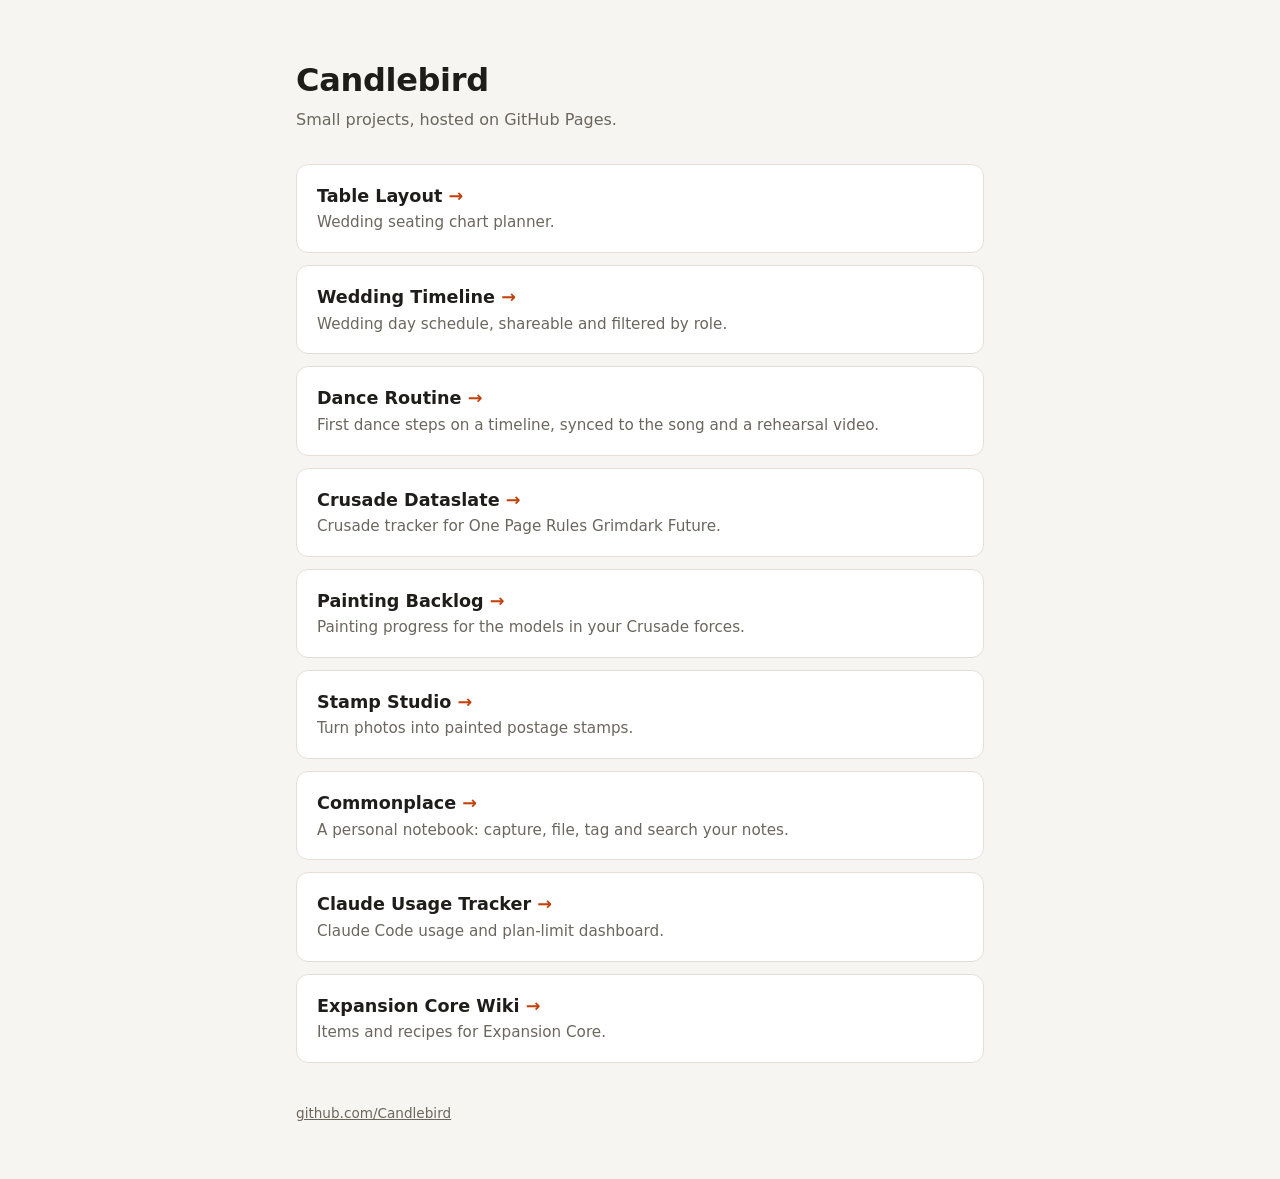
<file: index.html>
<!doctype html>
<html lang="en">
<head>
  <meta charset="utf-8">
  <meta name="viewport" content="width=device-width, initial-scale=1">
  <title>Candlebird</title>
  <meta name="description" content="Projects by Candlebird hosted on GitHub Pages.">
  <link rel="icon" href="data:image/svg+xml,<svg xmlns='http://www.w3.org/2000/svg' viewBox='0 0 100 100'><text y='.9em' font-size='90'>🕯️</text></svg>">
  <style>
    :root {
      --bg: #f7f5f2;
      --card: #ffffff;
      --text: #1f1d1a;
      --muted: #6b665e;
      --border: #e4e0d9;
      --accent: #c2410c;
    }
    @media (prefers-color-scheme: dark) {
      :root {
        --bg: #161514;
        --card: #201f1d;
        --text: #eeebe6;
        --muted: #a39d93;
        --border: #34322e;
        --accent: #fb923c;
      }
    }
    * { box-sizing: border-box; }
    body {
      margin: 0;
      background: var(--bg);
      color: var(--text);
      font-family: system-ui, -apple-system, "Segoe UI", Roboto, sans-serif;
      line-height: 1.5;
    }
    main { max-width: 720px; margin: 0 auto; padding: 56px 16px; }
    h1 { margin: 0 0 4px; font-size: 2rem; letter-spacing: -0.01em; }
    .tagline { margin: 0 0 32px; color: var(--muted); }
    ul { list-style: none; margin: 0; padding: 0; display: grid; gap: 12px; }
    a.card {
      display: block;
      padding: 18px 20px;
      background: var(--card);
      border: 1px solid var(--border);
      border-radius: 12px;
      color: inherit;
      text-decoration: none;
      transition: border-color .15s, transform .15s;
    }
    a.card:hover, a.card:focus-visible { border-color: var(--accent); transform: translateY(-1px); }
    .name { font-weight: 600; font-size: 1.1rem; }
    .name::after { content: " →"; color: var(--accent); }
    .desc { margin-top: 2px; color: var(--muted); font-size: .95rem; }
    footer { margin-top: 40px; color: var(--muted); font-size: .85rem; }
    footer a { color: var(--muted); }
  </style>
</head>
<body>
  <main>
    <h1>Candlebird</h1>
    <p class="tagline">Small projects, hosted on GitHub Pages.</p>
    <ul>
      <li>
        <a class="card" href="https://candlebird.github.io/table-layout/">
          <div class="name">Table Layout</div>
          <div class="desc">Wedding seating chart planner.</div>
        </a>
      </li>
      <li>
        <a class="card" href="https://candlebird.github.io/wedding-timeline/">
          <div class="name">Wedding Timeline</div>
          <div class="desc">Wedding day schedule, shareable and filtered by role.</div>
        </a>
      </li>
      <li>
        <a class="card" href="https://candlebird.github.io/dance-routine/">
          <div class="name">Dance Routine</div>
          <div class="desc">First dance steps on a timeline, synced to the song and a rehearsal video.</div>
        </a>
      </li>
      <li>
        <a class="card" href="https://candlebird.github.io/crusade-dataslate/">
          <div class="name">Crusade Dataslate</div>
          <div class="desc">Crusade tracker for One Page Rules Grimdark Future.</div>
        </a>
      </li>
      <li>
        <a class="card" href="https://candlebird.github.io/painting-backlog/">
          <div class="name">Painting Backlog</div>
          <div class="desc">Painting progress for the models in your Crusade forces.</div>
        </a>
      </li>
      <li>
        <a class="card" href="https://candlebird.github.io/stamp-studio/">
          <div class="name">Stamp Studio</div>
          <div class="desc">Turn photos into painted postage stamps.</div>
        </a>
      </li>
      <li>
        <a class="card" href="https://candlebird.github.io/commonplace/">
          <div class="name">Commonplace</div>
          <div class="desc">A personal notebook: capture, file, tag and search your notes.</div>
        </a>
      </li>
      <li>
        <a class="card" href="https://candlebird.github.io/claude-usage-tracker/">
          <div class="name">Claude Usage Tracker</div>
          <div class="desc">Claude Code usage and plan-limit dashboard.</div>
        </a>
      </li>
      <li>
        <a class="card" href="https://candlebird.github.io/expansion-core/">
          <div class="name">Expansion Core Wiki</div>
          <div class="desc">Items and recipes for Expansion Core.</div>
        </a>
      </li>
    </ul>
    <footer><a href="https://github.com/Candlebird">github.com/Candlebird</a></footer>
  </main>
</body>
</html>
</file>
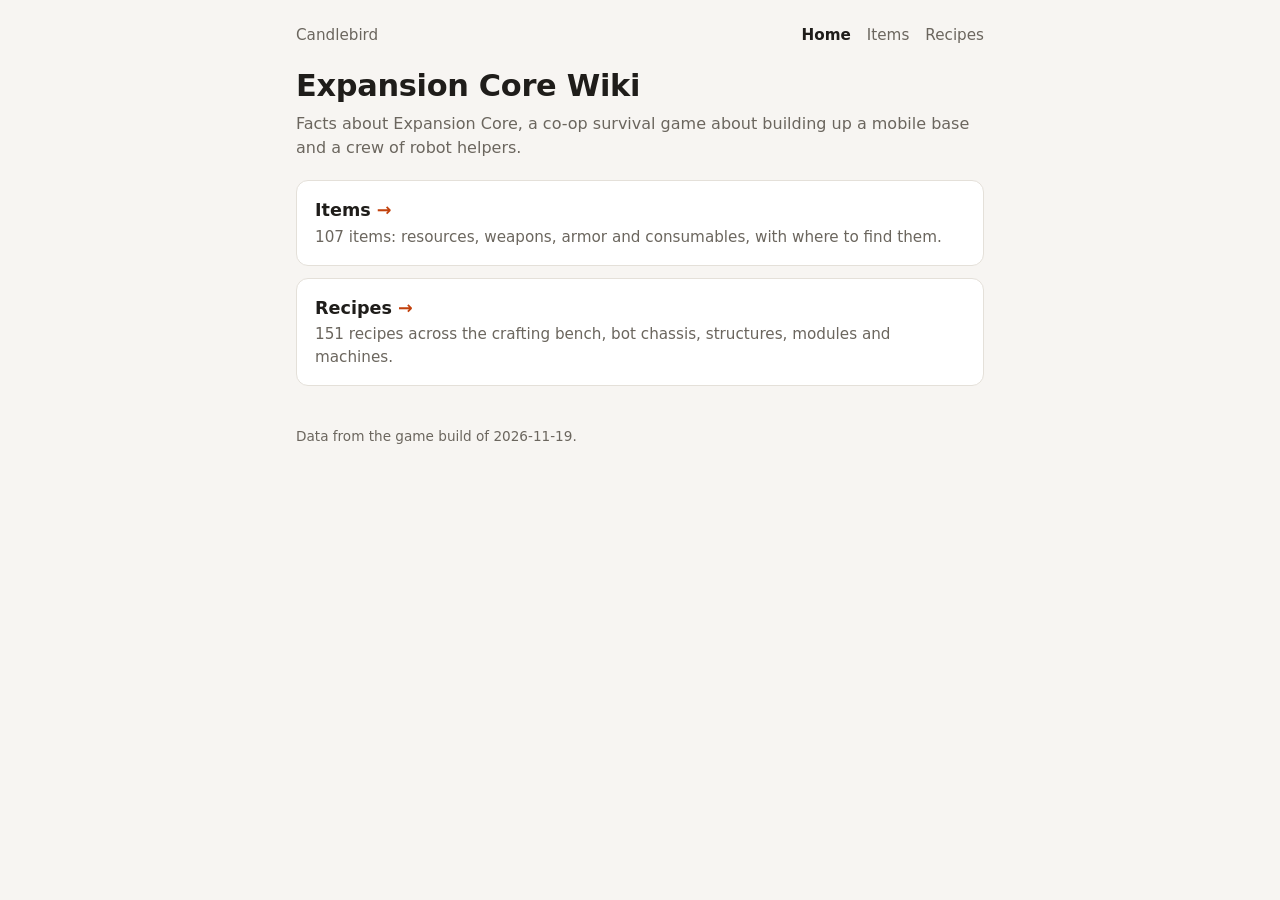
<file: expansion-core/index.html>
<!doctype html>
<html lang="en">
<head>
<meta charset="utf-8">
<meta name="viewport" content="width=device-width, initial-scale=1">
<title>Expansion Core Wiki</title>
<meta name="description" content="Items and recipes for Expansion Core.">
<link rel="stylesheet" href="style.css?v=9eec3c76">
<script src="wiki.js?v=9eec3c76"></script>
</head>
<body data-page="home">
<main>
<nav><a href="/">Candlebird</a><span class="sp"></span><a href="./" aria-current=page>Home</a><a href="items.html">Items</a><a href="recipes.html">Recipes</a></nav>
<h1>Expansion Core Wiki</h1><p class="lead">Facts about Expansion Core, a co-op survival game about building up a mobile base and a crew of robot helpers.</p><ul class="cards"><li><a class="card link" href="items.html"><div class="name">Items</div><div class="desc">107 items: resources, weapons, armor and consumables, with where to find them.</div></a></li><li><a class="card link" href="recipes.html"><div class="name">Recipes</div><div class="desc">151 recipes across the crafting bench, bot chassis, structures, modules and machines.</div></a></li></ul>
<footer>Data from the game build of 2026-11-19.</footer>
</main>
</body>
</html>
</file>
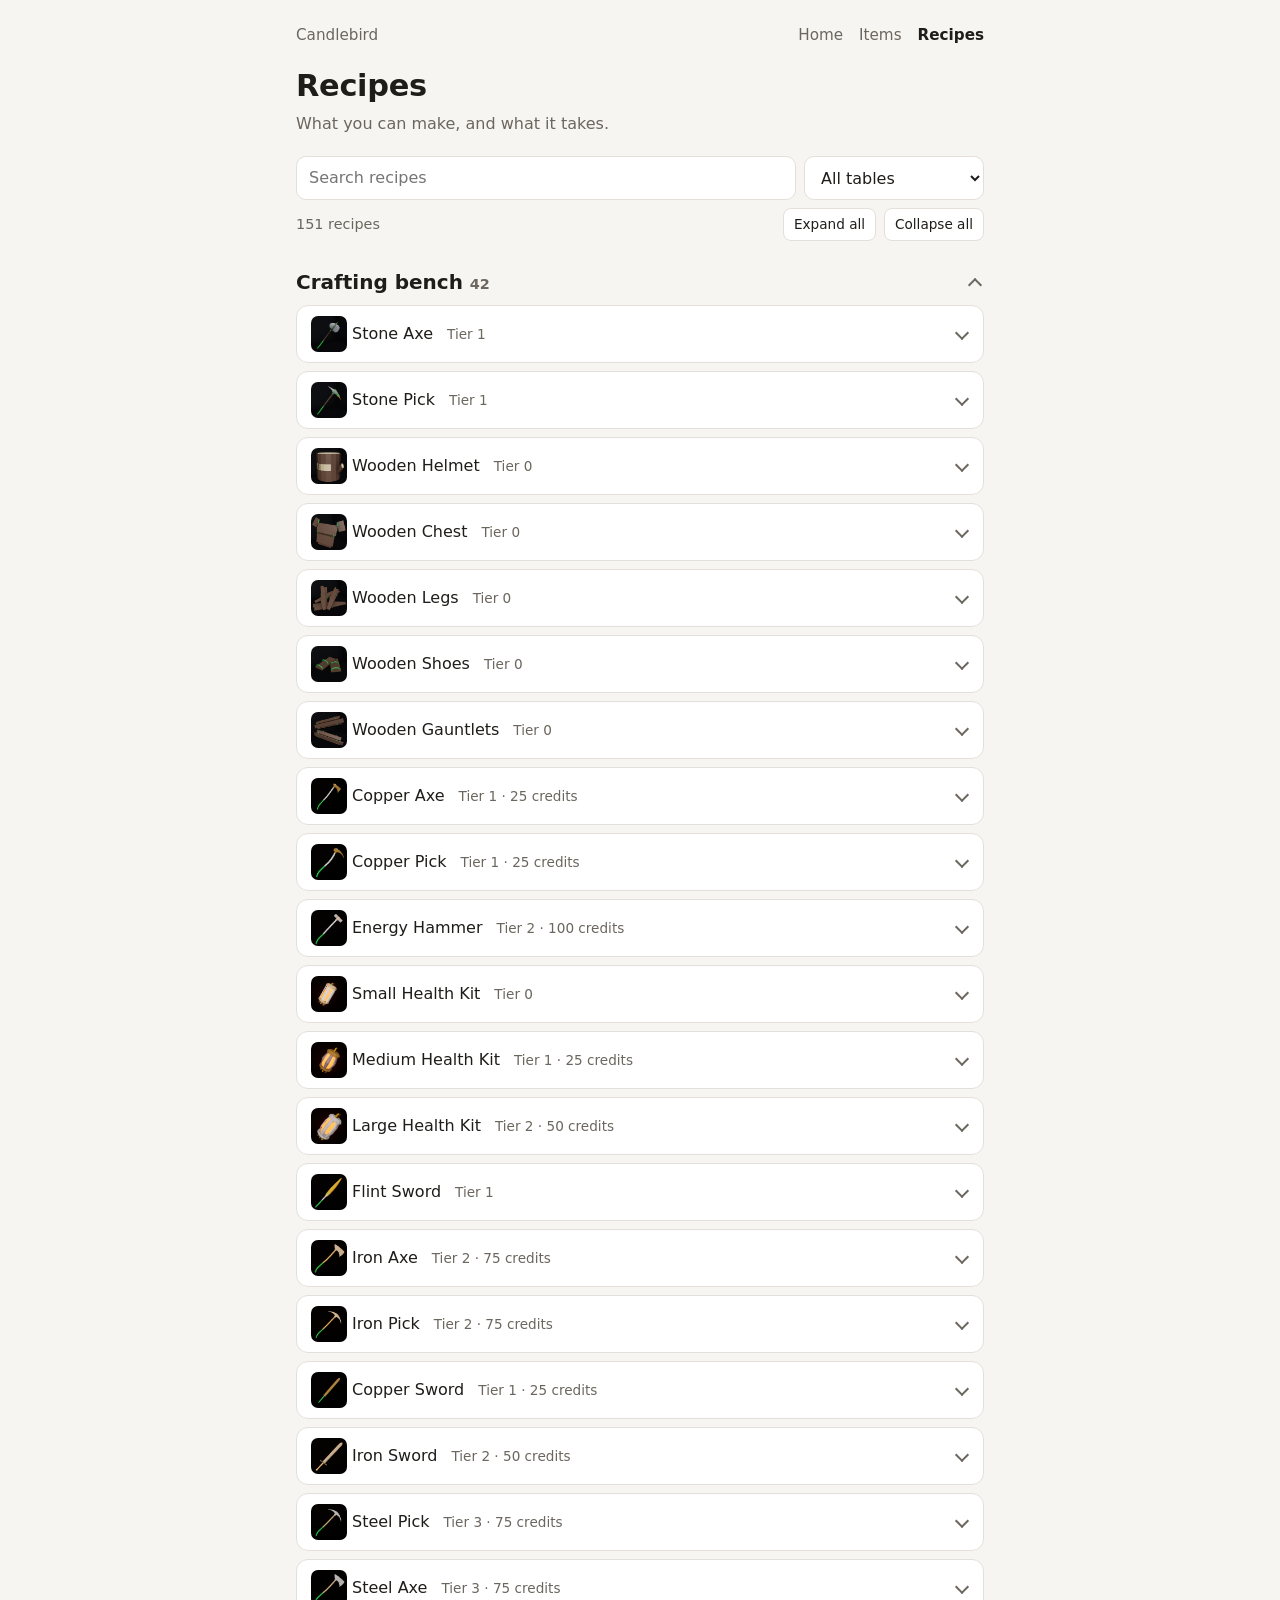
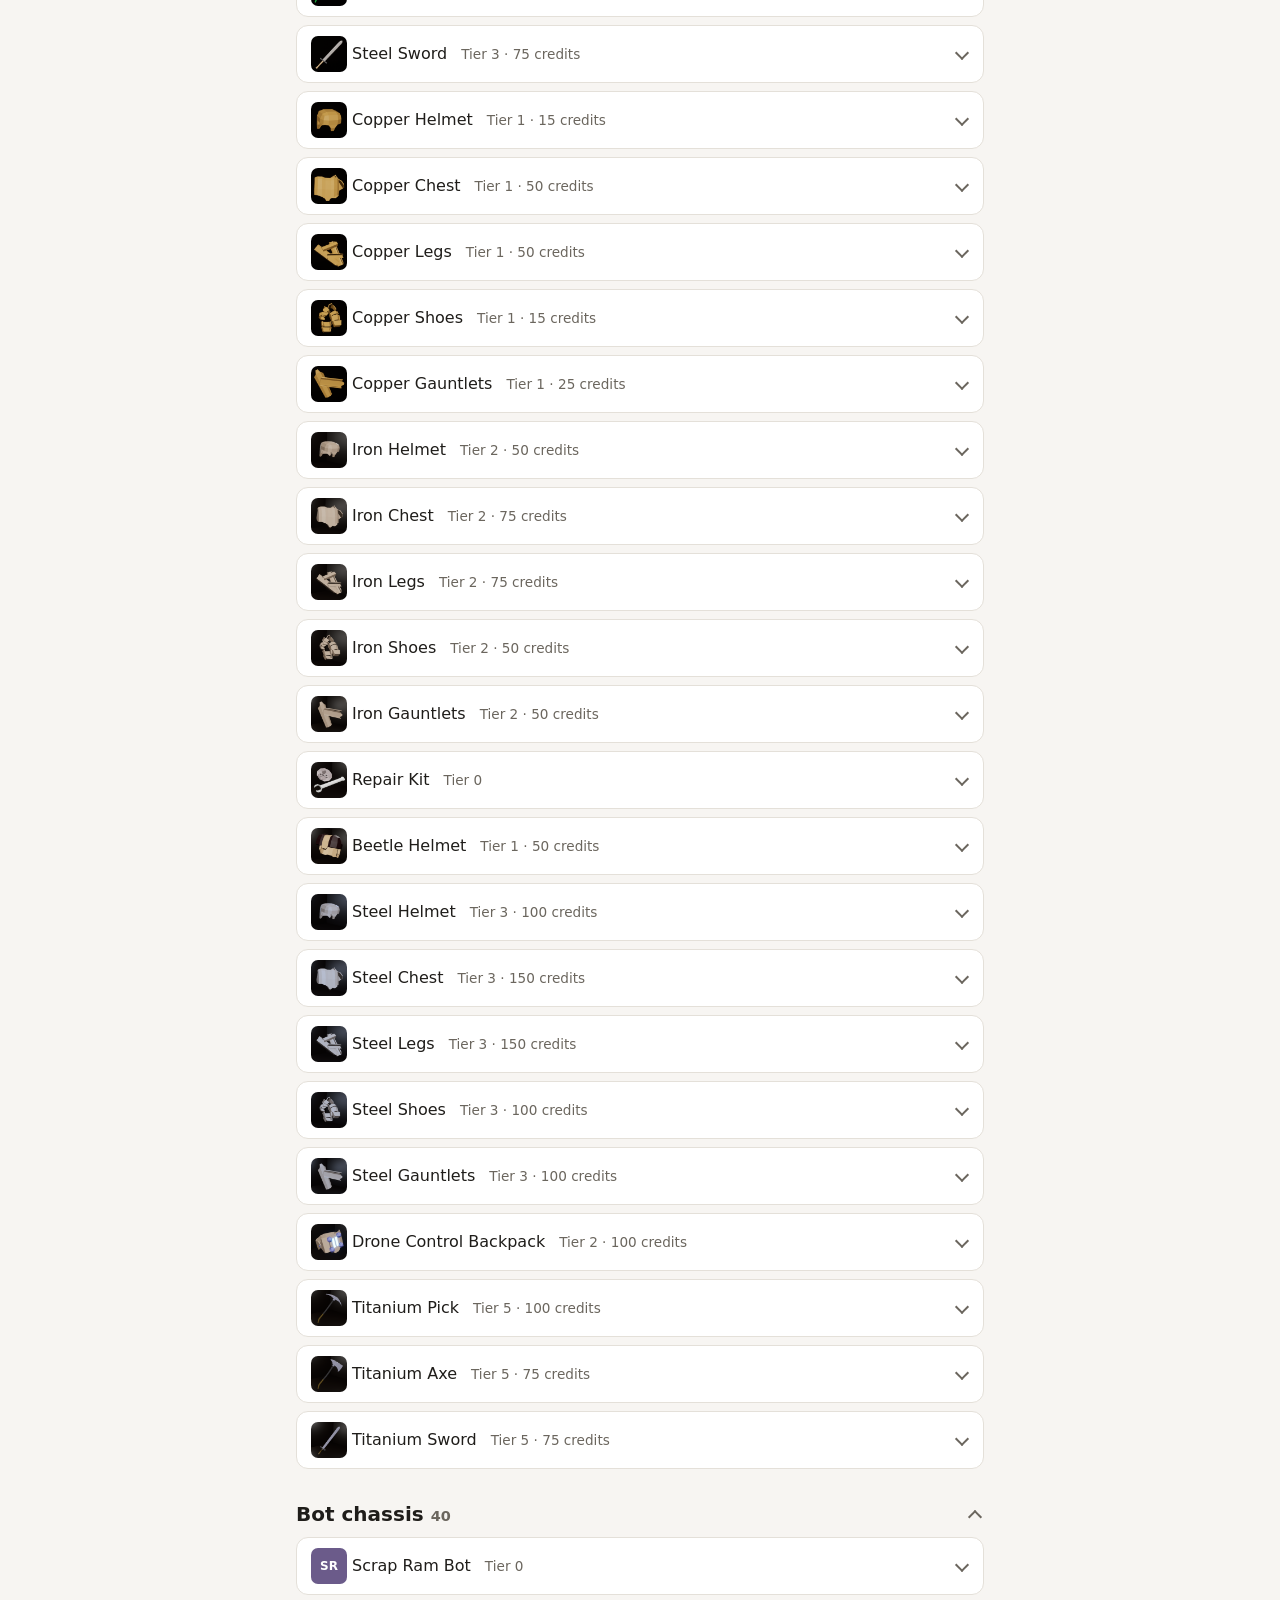
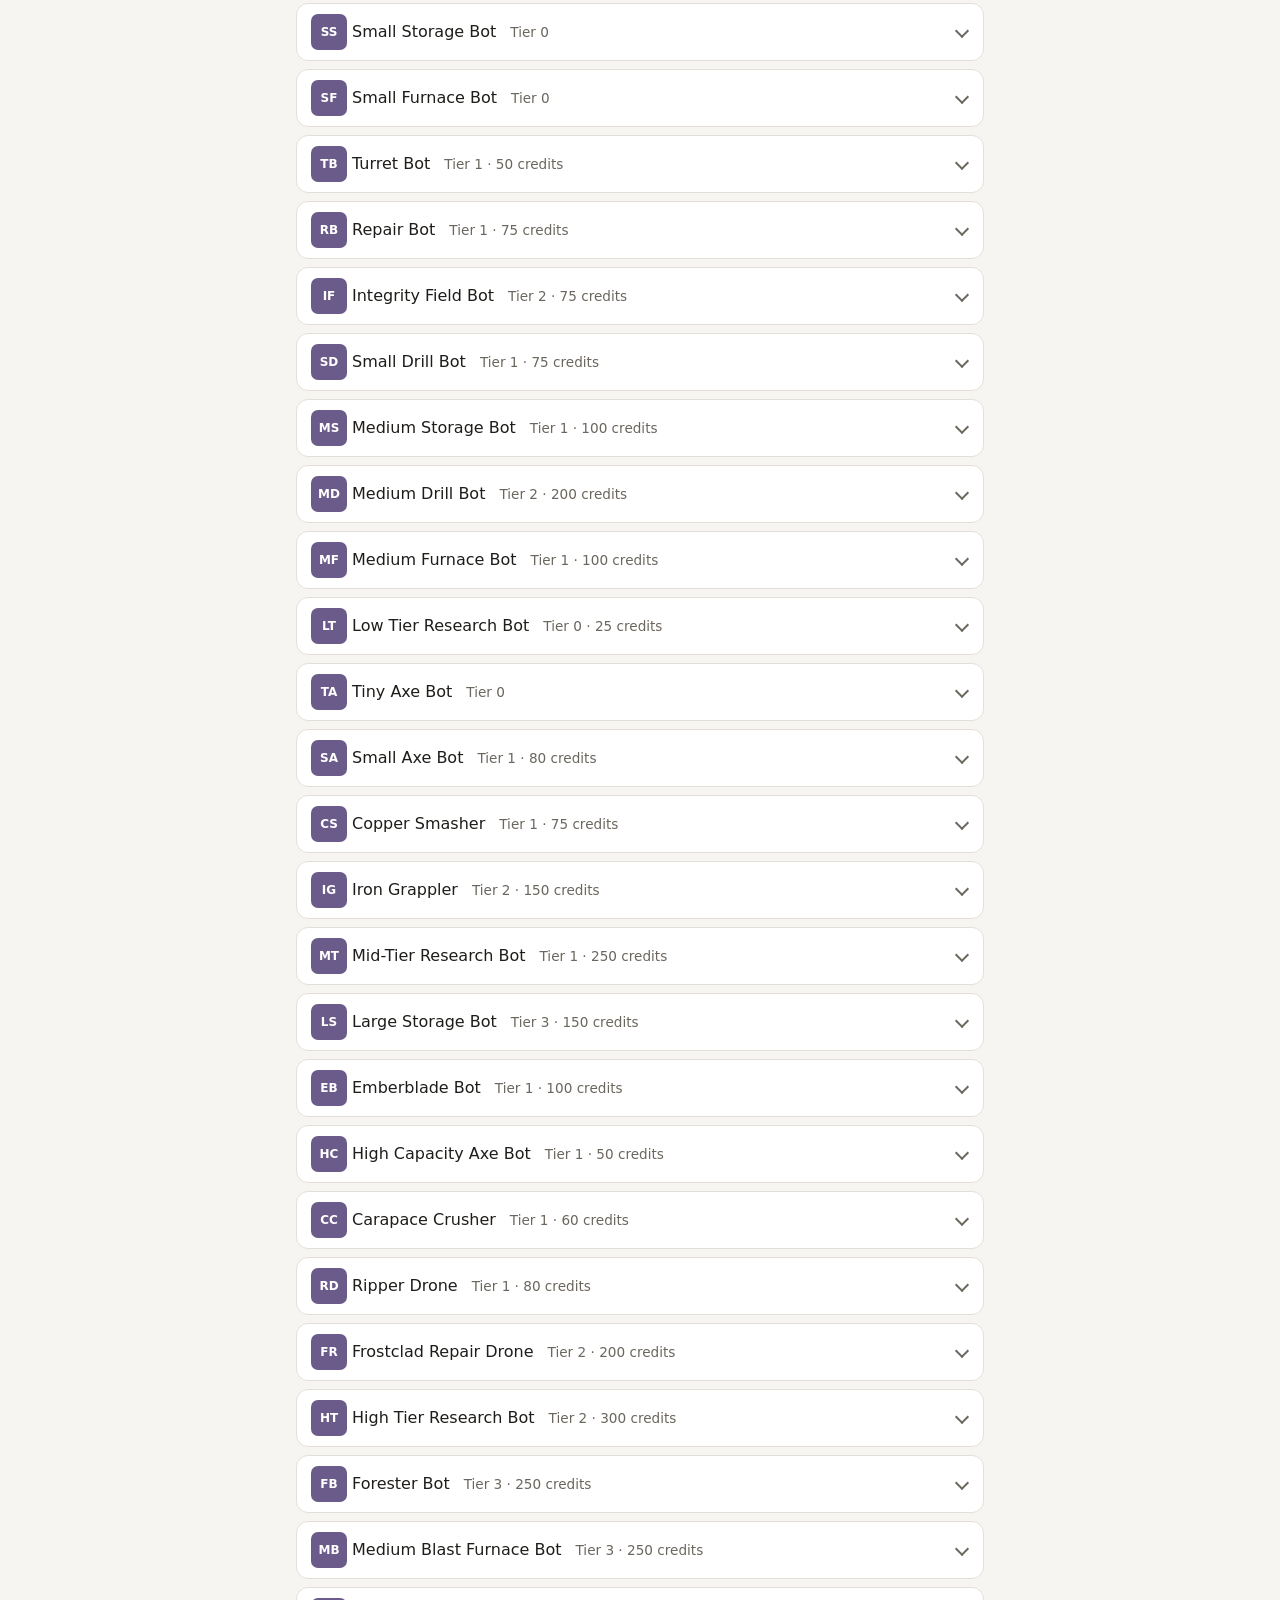
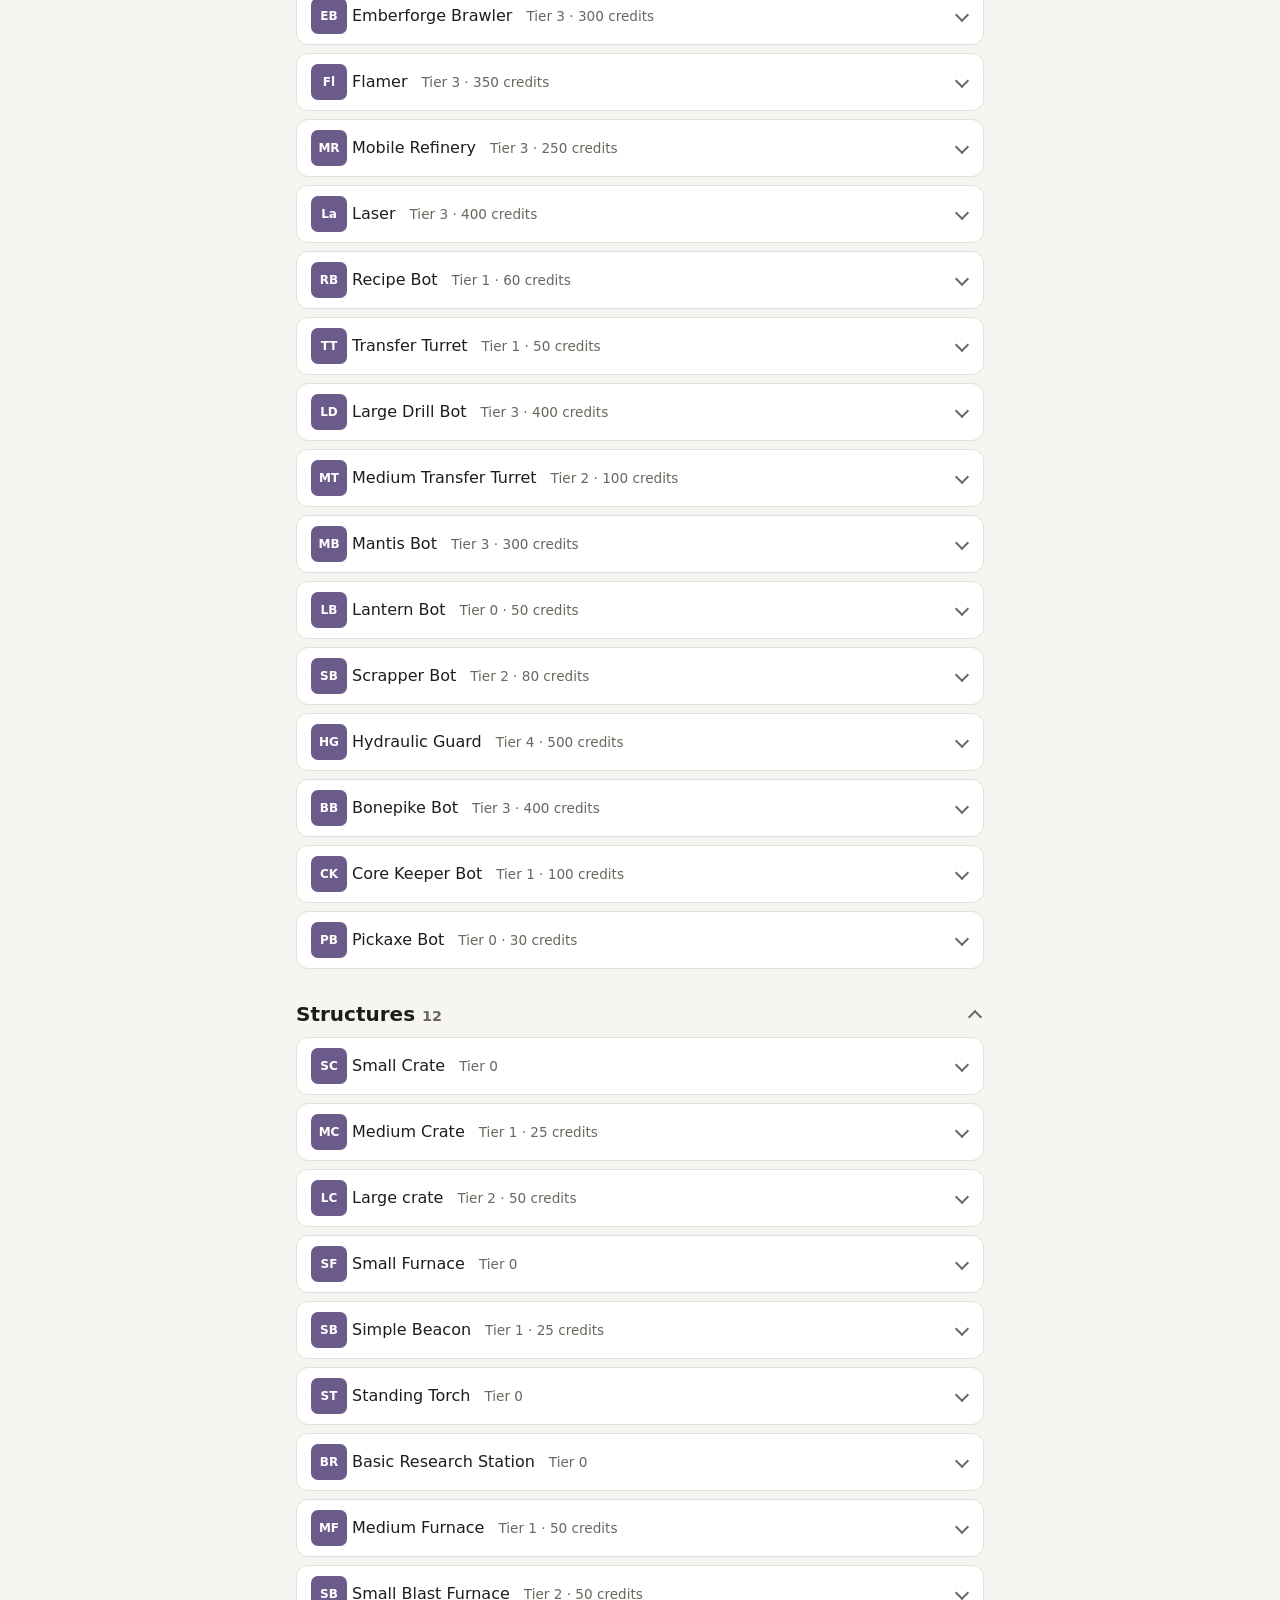
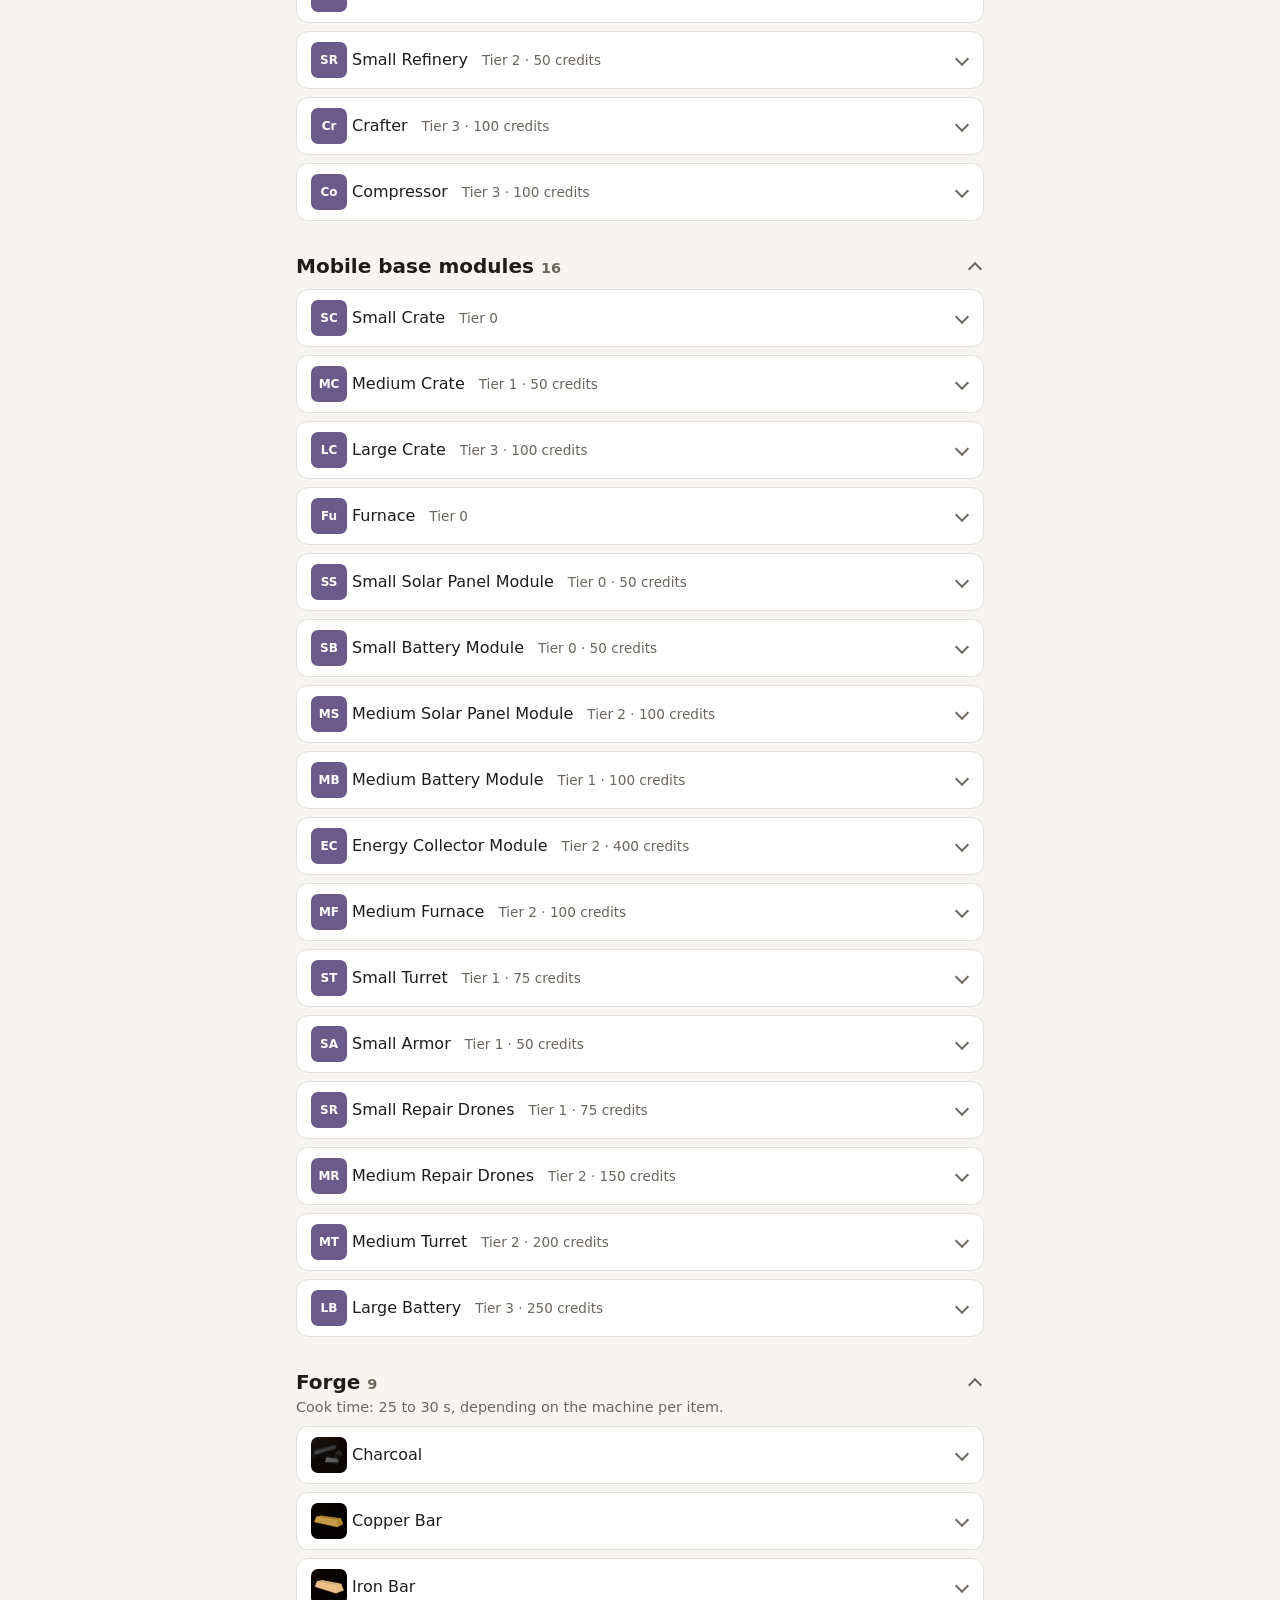
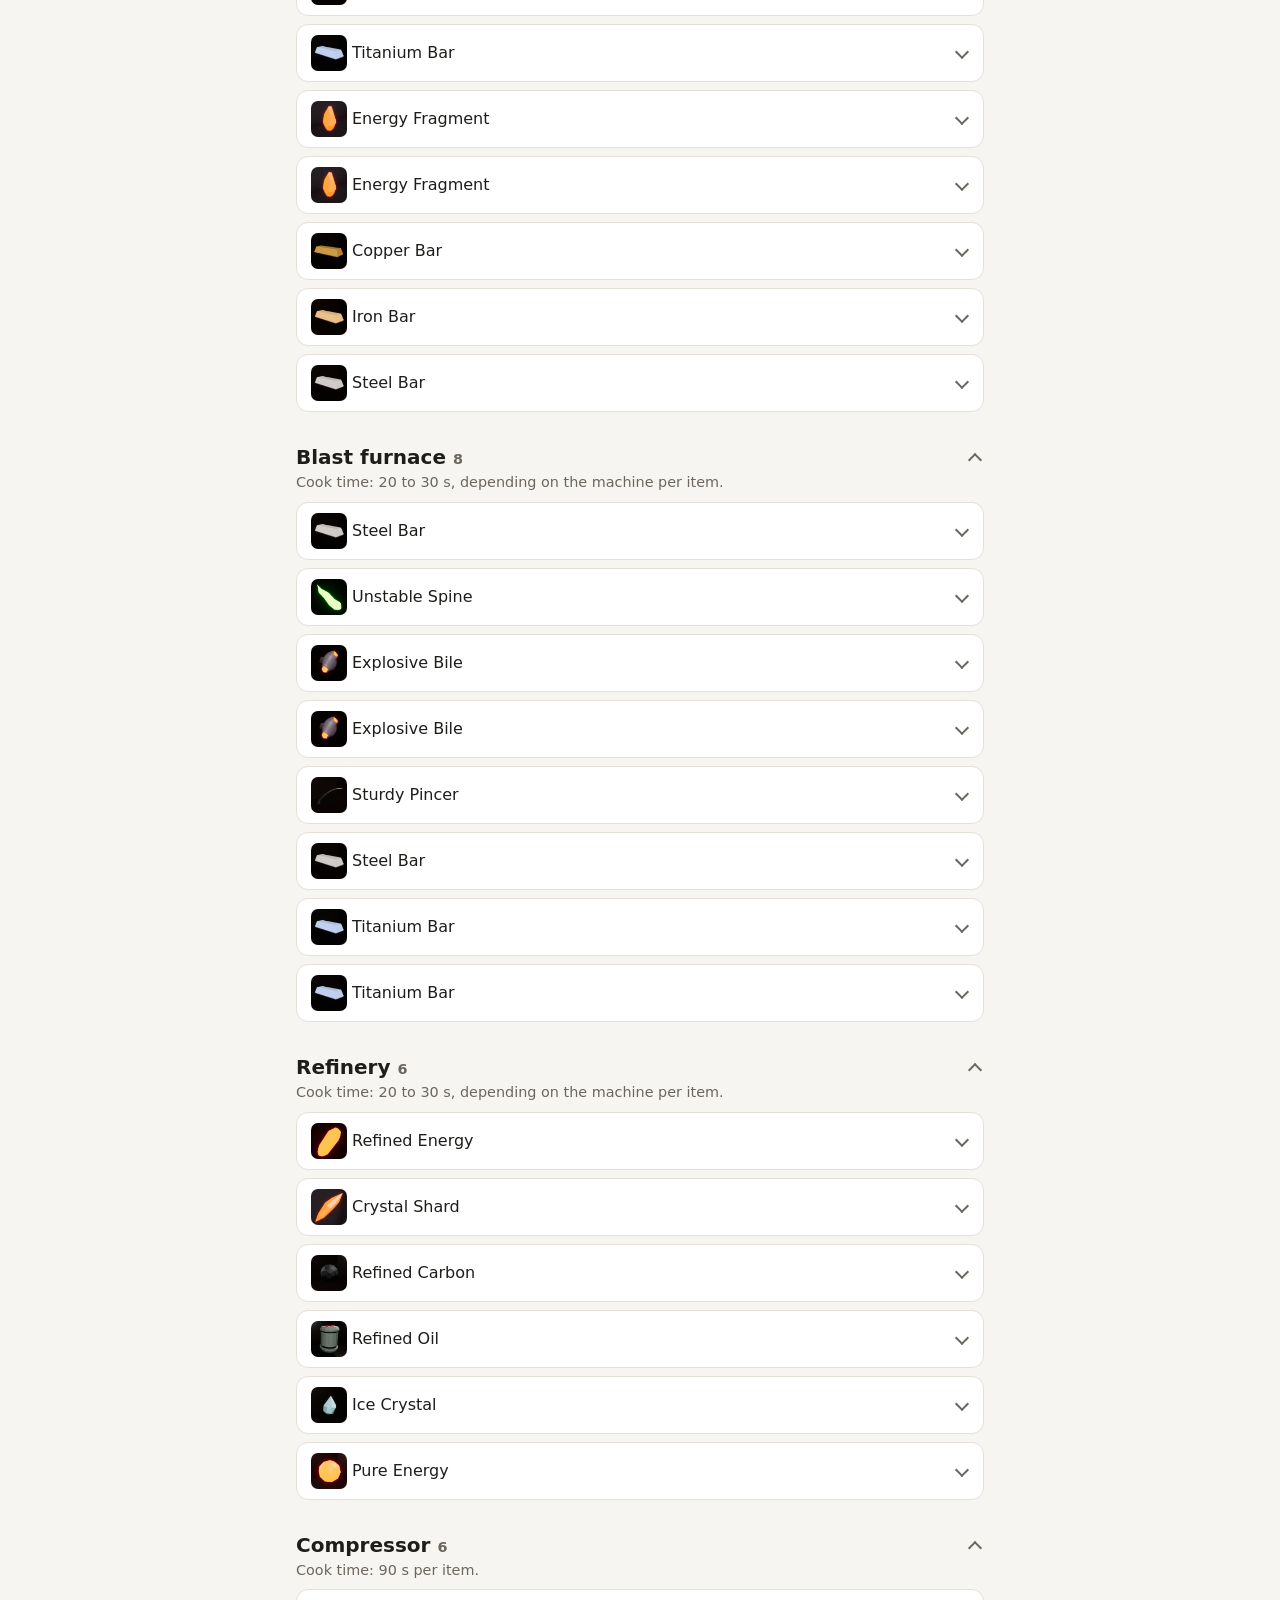
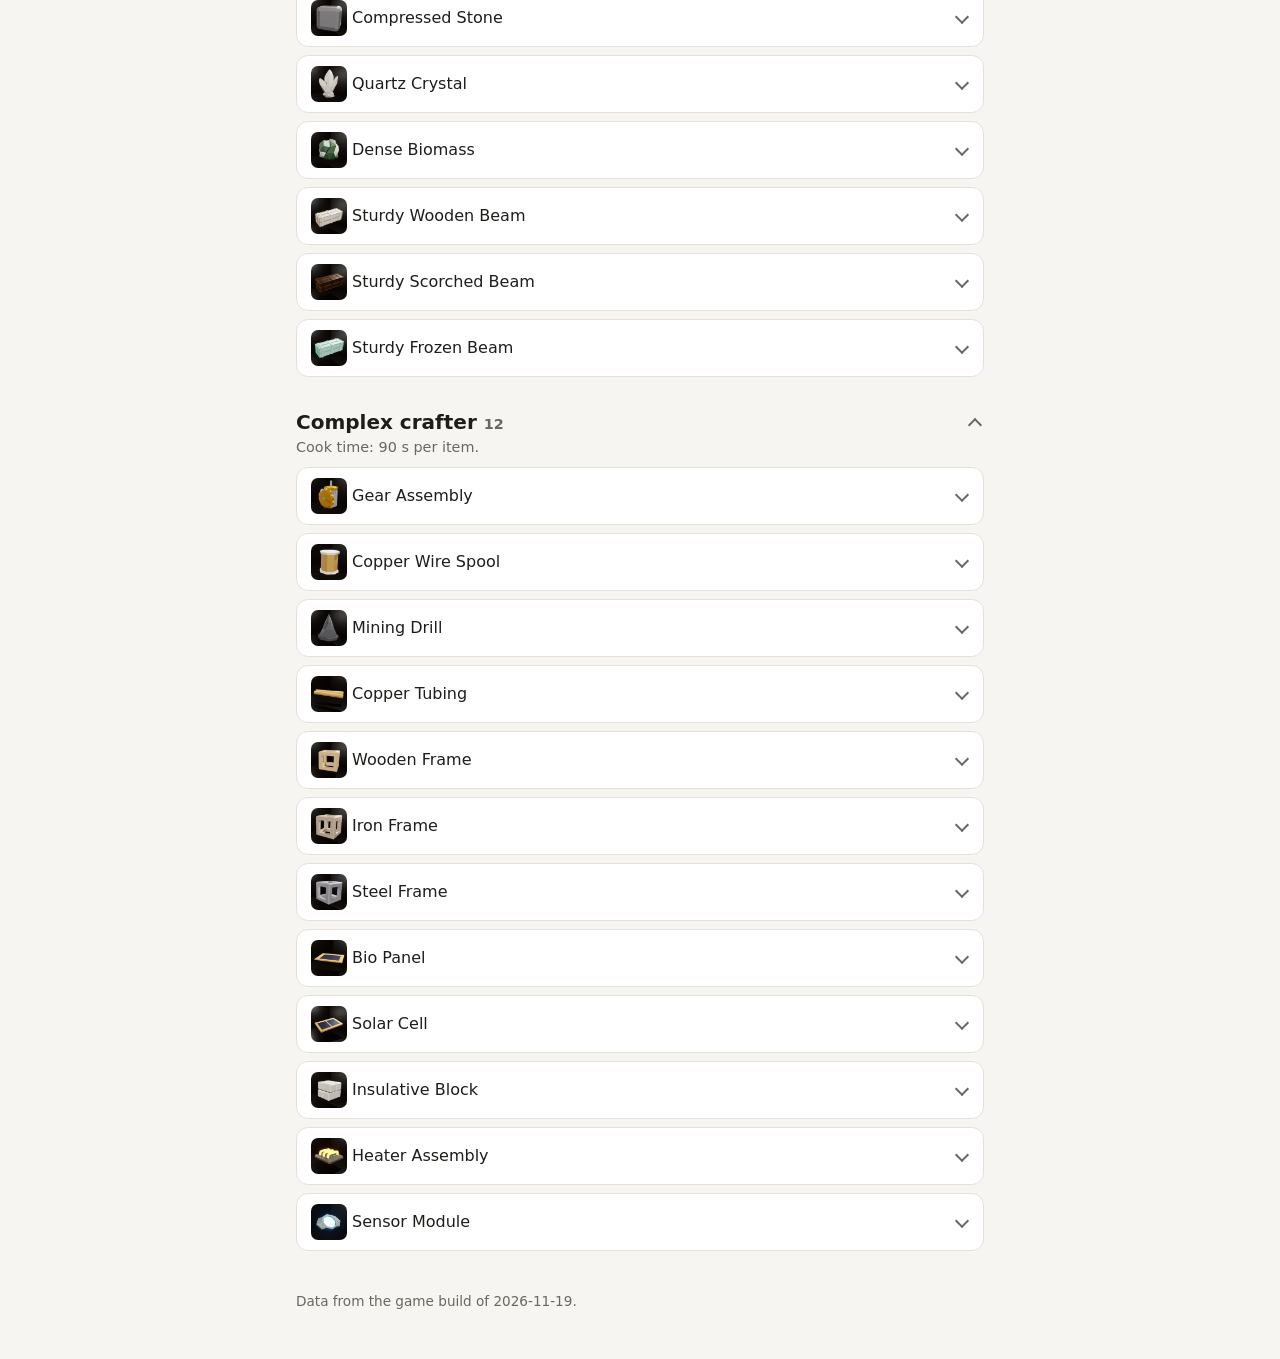
<file: expansion-core/recipes.html>
<!doctype html>
<html lang="en">
<head>
<meta charset="utf-8">
<meta name="viewport" content="width=device-width, initial-scale=1">
<title>Recipes - Expansion Core Wiki</title>
<meta name="description" content="Items and recipes for Expansion Core.">
<link rel="stylesheet" href="style.css?v=9eec3c76">
<script src="wiki.js?v=9eec3c76"></script>
</head>
<body data-page="recipes">
<main>
<nav><a href="/">Candlebird</a><span class="sp"></span><a href="./">Home</a><a href="items.html">Items</a><a href="recipes.html" aria-current=page>Recipes</a></nav>
<h1>Recipes</h1><p class="lead">What you can make, and what it takes.</p><div class="tools"><input id="q" type="search" placeholder="Search recipes" aria-label="Search recipes" autocomplete="off"><select id="f" aria-label="Filter by table"><option value="">All tables</option><option value="crafting">Crafting bench</option><option value="chassis">Bot chassis</option><option value="structure">Structures</option><option value="module">Mobile base modules</option><option value="forge">Forge</option><option value="blast">Blast furnace</option><option value="refine">Refinery</option><option value="compress">Compressor</option><option value="complex">Complex crafter</option></select></div><p class="bar"><span id="count" class="muted" role="status"></span><span class="sp"></span><button type="button" id="ex">Expand all</button><button type="button" id="co">Collapse all</button></p><div id="list"><details class="rsec" data-table="crafting" id="t-crafting" open><summary><h2>Crafting bench <span class="muted">42</span></h2></summary><div class="rlist"><details class="recipe" data-q="stone axe branch rock"><summary><span class="chip"><img class="ico m" src="icons/21.png" alt="" loading="lazy" data-n="SA" data-c="t-weapon" data-s="m" onerror="ph(this)"><span>Stone Axe</span></span><span class="muted rfacts">Tier 1</span></summary><div class="body"><div class="needs"><a class="chip" href="items.html#item-3"><span class="cnt">3&times;</span> <img class="ico s" src="icons/3.png" alt="" loading="lazy" data-n="Br" data-c="t-resource" data-s="s" onerror="ph(this)"><span>Branch</span></a> <a class="chip" href="items.html#item-1"><span class="cnt">1&times;</span> <img class="ico s" src="icons/1.png" alt="" loading="lazy" data-n="Ro" data-c="t-resource" data-s="s" onerror="ph(this)"><span>Rock</span></a></div><a class="more" href="items.html#item-21">Item page &rarr;</a></div></details><details class="recipe" data-q="stone pick branch rock flint"><summary><span class="chip"><img class="ico m" src="icons/22.png" alt="" loading="lazy" data-n="SP" data-c="t-weapon" data-s="m" onerror="ph(this)"><span>Stone Pick</span></span><span class="muted rfacts">Tier 1</span></summary><div class="body"><div class="needs"><a class="chip" href="items.html#item-3"><span class="cnt">3&times;</span> <img class="ico s" src="icons/3.png" alt="" loading="lazy" data-n="Br" data-c="t-resource" data-s="s" onerror="ph(this)"><span>Branch</span></a> <a class="chip" href="items.html#item-1"><span class="cnt">1&times;</span> <img class="ico s" src="icons/1.png" alt="" loading="lazy" data-n="Ro" data-c="t-resource" data-s="s" onerror="ph(this)"><span>Rock</span></a> <a class="chip" href="items.html#item-2"><span class="cnt">1&times;</span> <img class="ico s" src="icons/2.png" alt="" loading="lazy" data-n="Fl" data-c="t-resource" data-s="s" onerror="ph(this)"><span>Flint</span></a></div><a class="more" href="items.html#item-22">Item page &rarr;</a></div></details><details class="recipe" data-q="wooden helmet log branch"><summary><span class="chip"><img class="ico m" src="icons/23.png" alt="" loading="lazy" data-n="WH" data-c="t-armor" data-s="m" onerror="ph(this)"><span>Wooden Helmet</span></span><span class="muted rfacts">Tier 0</span></summary><div class="body"><div class="needs"><a class="chip" href="items.html#item-4"><span class="cnt">1&times;</span> <img class="ico s" src="icons/4.png" alt="" loading="lazy" data-n="Lo" data-c="t-resource" data-s="s" onerror="ph(this)"><span>Log</span></a> <a class="chip" href="items.html#item-3"><span class="cnt">1&times;</span> <img class="ico s" src="icons/3.png" alt="" loading="lazy" data-n="Br" data-c="t-resource" data-s="s" onerror="ph(this)"><span>Branch</span></a></div><a class="more" href="items.html#item-23">Item page &rarr;</a></div></details><details class="recipe" data-q="wooden chest log branch"><summary><span class="chip"><img class="ico m" src="icons/24.png" alt="" loading="lazy" data-n="WC" data-c="t-armor" data-s="m" onerror="ph(this)"><span>Wooden Chest</span></span><span class="muted rfacts">Tier 0</span></summary><div class="body"><div class="needs"><a class="chip" href="items.html#item-4"><span class="cnt">3&times;</span> <img class="ico s" src="icons/4.png" alt="" loading="lazy" data-n="Lo" data-c="t-resource" data-s="s" onerror="ph(this)"><span>Log</span></a> <a class="chip" href="items.html#item-3"><span class="cnt">2&times;</span> <img class="ico s" src="icons/3.png" alt="" loading="lazy" data-n="Br" data-c="t-resource" data-s="s" onerror="ph(this)"><span>Branch</span></a></div><a class="more" href="items.html#item-24">Item page &rarr;</a></div></details><details class="recipe" data-q="wooden legs log branch"><summary><span class="chip"><img class="ico m" src="icons/25.png" alt="" loading="lazy" data-n="WL" data-c="t-armor" data-s="m" onerror="ph(this)"><span>Wooden Legs</span></span><span class="muted rfacts">Tier 0</span></summary><div class="body"><div class="needs"><a class="chip" href="items.html#item-4"><span class="cnt">2&times;</span> <img class="ico s" src="icons/4.png" alt="" loading="lazy" data-n="Lo" data-c="t-resource" data-s="s" onerror="ph(this)"><span>Log</span></a> <a class="chip" href="items.html#item-3"><span class="cnt">1&times;</span> <img class="ico s" src="icons/3.png" alt="" loading="lazy" data-n="Br" data-c="t-resource" data-s="s" onerror="ph(this)"><span>Branch</span></a></div><a class="more" href="items.html#item-25">Item page &rarr;</a></div></details><details class="recipe" data-q="wooden shoes log"><summary><span class="chip"><img class="ico m" src="icons/26.png" alt="" loading="lazy" data-n="WS" data-c="t-armor" data-s="m" onerror="ph(this)"><span>Wooden Shoes</span></span><span class="muted rfacts">Tier 0</span></summary><div class="body"><div class="needs"><a class="chip" href="items.html#item-4"><span class="cnt">1&times;</span> <img class="ico s" src="icons/4.png" alt="" loading="lazy" data-n="Lo" data-c="t-resource" data-s="s" onerror="ph(this)"><span>Log</span></a></div><a class="more" href="items.html#item-26">Item page &rarr;</a></div></details><details class="recipe" data-q="wooden gauntlets log branch"><summary><span class="chip"><img class="ico m" src="icons/27.png" alt="" loading="lazy" data-n="WG" data-c="t-armor" data-s="m" onerror="ph(this)"><span>Wooden Gauntlets</span></span><span class="muted rfacts">Tier 0</span></summary><div class="body"><div class="needs"><a class="chip" href="items.html#item-4"><span class="cnt">2&times;</span> <img class="ico s" src="icons/4.png" alt="" loading="lazy" data-n="Lo" data-c="t-resource" data-s="s" onerror="ph(this)"><span>Log</span></a> <a class="chip" href="items.html#item-3"><span class="cnt">2&times;</span> <img class="ico s" src="icons/3.png" alt="" loading="lazy" data-n="Br" data-c="t-resource" data-s="s" onerror="ph(this)"><span>Branch</span></a></div><a class="more" href="items.html#item-27">Item page &rarr;</a></div></details><details class="recipe" data-q="copper axe branch copper bar"><summary><span class="chip"><img class="ico m" src="icons/28.png" alt="" loading="lazy" data-n="CA" data-c="t-weapon" data-s="m" onerror="ph(this)"><span>Copper Axe</span></span><span class="muted rfacts">Tier 1 · 25 credits</span></summary><div class="body"><div class="needs"><a class="chip" href="items.html#item-3"><span class="cnt">2&times;</span> <img class="ico s" src="icons/3.png" alt="" loading="lazy" data-n="Br" data-c="t-resource" data-s="s" onerror="ph(this)"><span>Branch</span></a> <a class="chip" href="items.html#item-9"><span class="cnt">5&times;</span> <img class="ico s" src="icons/9.png" alt="" loading="lazy" data-n="CB" data-c="t-resource" data-s="s" onerror="ph(this)"><span>Copper Bar</span></a></div><a class="more" href="items.html#item-28">Item page &rarr;</a></div></details><details class="recipe" data-q="copper pick branch copper bar"><summary><span class="chip"><img class="ico m" src="icons/29.png" alt="" loading="lazy" data-n="CP" data-c="t-weapon" data-s="m" onerror="ph(this)"><span>Copper Pick</span></span><span class="muted rfacts">Tier 1 · 25 credits</span></summary><div class="body"><div class="needs"><a class="chip" href="items.html#item-3"><span class="cnt">2&times;</span> <img class="ico s" src="icons/3.png" alt="" loading="lazy" data-n="Br" data-c="t-resource" data-s="s" onerror="ph(this)"><span>Branch</span></a> <a class="chip" href="items.html#item-9"><span class="cnt">4&times;</span> <img class="ico s" src="icons/9.png" alt="" loading="lazy" data-n="CB" data-c="t-resource" data-s="s" onerror="ph(this)"><span>Copper Bar</span></a></div><a class="more" href="items.html#item-29">Item page &rarr;</a></div></details><details class="recipe" data-q="energy hammer branch iron bar energy fragment"><summary><span class="chip"><img class="ico m" src="icons/32.png" alt="" loading="lazy" data-n="EH" data-c="t-weapon" data-s="m" onerror="ph(this)"><span>Energy Hammer</span></span><span class="muted rfacts">Tier 2 · 100 credits</span></summary><div class="body"><div class="needs"><a class="chip" href="items.html#item-3"><span class="cnt">2&times;</span> <img class="ico s" src="icons/3.png" alt="" loading="lazy" data-n="Br" data-c="t-resource" data-s="s" onerror="ph(this)"><span>Branch</span></a> <a class="chip" href="items.html#item-11"><span class="cnt">8&times;</span> <img class="ico s" src="icons/11.png" alt="" loading="lazy" data-n="IB" data-c="t-resource" data-s="s" onerror="ph(this)"><span>Iron Bar</span></a> <a class="chip" href="items.html#item-17"><span class="cnt">1&times;</span> <img class="ico s" src="icons/17.png" alt="" loading="lazy" data-n="EF" data-c="t-resource" data-s="s" onerror="ph(this)"><span>Energy Fragment</span></a></div><a class="more" href="items.html#item-32">Item page &rarr;</a></div></details><details class="recipe" data-q="small health kit branch energy fragment"><summary><span class="chip"><img class="ico m" src="icons/33.png" alt="" loading="lazy" data-n="SH" data-c="t-consumable" data-s="m" onerror="ph(this)"><span>Small Health Kit</span></span><span class="muted rfacts">Tier 0</span></summary><div class="body"><div class="needs"><a class="chip" href="items.html#item-3"><span class="cnt">2&times;</span> <img class="ico s" src="icons/3.png" alt="" loading="lazy" data-n="Br" data-c="t-resource" data-s="s" onerror="ph(this)"><span>Branch</span></a> <a class="chip" href="items.html#item-17"><span class="cnt">1&times;</span> <img class="ico s" src="icons/17.png" alt="" loading="lazy" data-n="EF" data-c="t-resource" data-s="s" onerror="ph(this)"><span>Energy Fragment</span></a></div><a class="more" href="items.html#item-33">Item page &rarr;</a></div></details><details class="recipe" data-q="medium health kit copper bar refined energy"><summary><span class="chip"><img class="ico m" src="icons/34.png" alt="" loading="lazy" data-n="MH" data-c="t-consumable" data-s="m" onerror="ph(this)"><span>Medium Health Kit</span></span><span class="muted rfacts">Tier 1 · 25 credits</span></summary><div class="body"><div class="needs"><a class="chip" href="items.html#item-9"><span class="cnt">1&times;</span> <img class="ico s" src="icons/9.png" alt="" loading="lazy" data-n="CB" data-c="t-resource" data-s="s" onerror="ph(this)"><span>Copper Bar</span></a> <a class="chip" href="items.html#item-18"><span class="cnt">1&times;</span> <img class="ico s" src="icons/18.png" alt="" loading="lazy" data-n="RE" data-c="t-resource" data-s="s" onerror="ph(this)"><span>Refined Energy</span></a></div><a class="more" href="items.html#item-34">Item page &rarr;</a></div></details><details class="recipe" data-q="large health kit iron bar crystal shard"><summary><span class="chip"><img class="ico m" src="icons/35.png" alt="" loading="lazy" data-n="LH" data-c="t-consumable" data-s="m" onerror="ph(this)"><span>Large Health Kit</span></span><span class="muted rfacts">Tier 2 · 50 credits</span></summary><div class="body"><div class="needs"><a class="chip" href="items.html#item-11"><span class="cnt">2&times;</span> <img class="ico s" src="icons/11.png" alt="" loading="lazy" data-n="IB" data-c="t-resource" data-s="s" onerror="ph(this)"><span>Iron Bar</span></a> <a class="chip" href="items.html#item-19"><span class="cnt">1&times;</span> <img class="ico s" src="icons/19.png" alt="" loading="lazy" data-n="CS" data-c="t-resource" data-s="s" onerror="ph(this)"><span>Crystal Shard</span></a></div><a class="more" href="items.html#item-35">Item page &rarr;</a></div></details><details class="recipe" data-q="flint sword branch flint rock"><summary><span class="chip"><img class="ico m" src="icons/36.png" alt="" loading="lazy" data-n="FS" data-c="t-weapon" data-s="m" onerror="ph(this)"><span>Flint Sword</span></span><span class="muted rfacts">Tier 1</span></summary><div class="body"><div class="needs"><a class="chip" href="items.html#item-3"><span class="cnt">3&times;</span> <img class="ico s" src="icons/3.png" alt="" loading="lazy" data-n="Br" data-c="t-resource" data-s="s" onerror="ph(this)"><span>Branch</span></a> <a class="chip" href="items.html#item-2"><span class="cnt">2&times;</span> <img class="ico s" src="icons/2.png" alt="" loading="lazy" data-n="Fl" data-c="t-resource" data-s="s" onerror="ph(this)"><span>Flint</span></a> <a class="chip" href="items.html#item-1"><span class="cnt">1&times;</span> <img class="ico s" src="icons/1.png" alt="" loading="lazy" data-n="Ro" data-c="t-resource" data-s="s" onerror="ph(this)"><span>Rock</span></a></div><a class="more" href="items.html#item-36">Item page &rarr;</a></div></details><details class="recipe" data-q="iron axe scorched wood iron bar"><summary><span class="chip"><img class="ico m" src="icons/38.png" alt="" loading="lazy" data-n="IA" data-c="t-weapon" data-s="m" onerror="ph(this)"><span>Iron Axe</span></span><span class="muted rfacts">Tier 2 · 75 credits</span></summary><div class="body"><div class="needs"><a class="chip" href="items.html#item-44"><span class="cnt">1&times;</span> <img class="ico s" src="icons/44.png" alt="" loading="lazy" data-n="SW" data-c="t-resource" data-s="s" onerror="ph(this)"><span>Scorched Wood</span></a> <a class="chip" href="items.html#item-11"><span class="cnt">8&times;</span> <img class="ico s" src="icons/11.png" alt="" loading="lazy" data-n="IB" data-c="t-resource" data-s="s" onerror="ph(this)"><span>Iron Bar</span></a></div><a class="more" href="items.html#item-38">Item page &rarr;</a></div></details><details class="recipe" data-q="iron pick scorched wood iron bar"><summary><span class="chip"><img class="ico m" src="icons/39.png" alt="" loading="lazy" data-n="IP" data-c="t-weapon" data-s="m" onerror="ph(this)"><span>Iron Pick</span></span><span class="muted rfacts">Tier 2 · 75 credits</span></summary><div class="body"><div class="needs"><a class="chip" href="items.html#item-44"><span class="cnt">1&times;</span> <img class="ico s" src="icons/44.png" alt="" loading="lazy" data-n="SW" data-c="t-resource" data-s="s" onerror="ph(this)"><span>Scorched Wood</span></a> <a class="chip" href="items.html#item-11"><span class="cnt">6&times;</span> <img class="ico s" src="icons/11.png" alt="" loading="lazy" data-n="IB" data-c="t-resource" data-s="s" onerror="ph(this)"><span>Iron Bar</span></a></div><a class="more" href="items.html#item-39">Item page &rarr;</a></div></details><details class="recipe" data-q="copper sword branch copper bar"><summary><span class="chip"><img class="ico m" src="icons/37.png" alt="" loading="lazy" data-n="CS" data-c="t-weapon" data-s="m" onerror="ph(this)"><span>Copper Sword</span></span><span class="muted rfacts">Tier 1 · 25 credits</span></summary><div class="body"><div class="needs"><a class="chip" href="items.html#item-3"><span class="cnt">2&times;</span> <img class="ico s" src="icons/3.png" alt="" loading="lazy" data-n="Br" data-c="t-resource" data-s="s" onerror="ph(this)"><span>Branch</span></a> <a class="chip" href="items.html#item-9"><span class="cnt">4&times;</span> <img class="ico s" src="icons/9.png" alt="" loading="lazy" data-n="CB" data-c="t-resource" data-s="s" onerror="ph(this)"><span>Copper Bar</span></a></div><a class="more" href="items.html#item-37">Item page &rarr;</a></div></details><details class="recipe" data-q="iron sword scorched wood iron bar"><summary><span class="chip"><img class="ico m" src="icons/40.png" alt="" loading="lazy" data-n="IS" data-c="t-weapon" data-s="m" onerror="ph(this)"><span>Iron Sword</span></span><span class="muted rfacts">Tier 2 · 50 credits</span></summary><div class="body"><div class="needs"><a class="chip" href="items.html#item-44"><span class="cnt">1&times;</span> <img class="ico s" src="icons/44.png" alt="" loading="lazy" data-n="SW" data-c="t-resource" data-s="s" onerror="ph(this)"><span>Scorched Wood</span></a> <a class="chip" href="items.html#item-11"><span class="cnt">6&times;</span> <img class="ico s" src="icons/11.png" alt="" loading="lazy" data-n="IB" data-c="t-resource" data-s="s" onerror="ph(this)"><span>Iron Bar</span></a></div><a class="more" href="items.html#item-40">Item page &rarr;</a></div></details><details class="recipe" data-q="steel pick frostbark steel bar"><summary><span class="chip"><img class="ico m" src="icons/56.png" alt="" loading="lazy" data-n="SP" data-c="t-weapon" data-s="m" onerror="ph(this)"><span>Steel Pick</span></span><span class="muted rfacts">Tier 3 · 75 credits</span></summary><div class="body"><div class="needs"><a class="chip" href="items.html#item-45"><span class="cnt">1&times;</span> <img class="ico s" src="icons/45.png" alt="" loading="lazy" data-n="Fr" data-c="t-resource" data-s="s" onerror="ph(this)"><span>Frostbark</span></a> <a class="chip" href="items.html#item-12"><span class="cnt">4&times;</span> <img class="ico s" src="icons/12.png" alt="" loading="lazy" data-n="SB" data-c="t-resource" data-s="s" onerror="ph(this)"><span>Steel Bar</span></a></div><a class="more" href="items.html#item-56">Item page &rarr;</a></div></details><details class="recipe" data-q="steel axe frostbark steel bar"><summary><span class="chip"><img class="ico m" src="icons/55.png" alt="" loading="lazy" data-n="SA" data-c="t-weapon" data-s="m" onerror="ph(this)"><span>Steel Axe</span></span><span class="muted rfacts">Tier 3 · 75 credits</span></summary><div class="body"><div class="needs"><a class="chip" href="items.html#item-45"><span class="cnt">1&times;</span> <img class="ico s" src="icons/45.png" alt="" loading="lazy" data-n="Fr" data-c="t-resource" data-s="s" onerror="ph(this)"><span>Frostbark</span></a> <a class="chip" href="items.html#item-12"><span class="cnt">3&times;</span> <img class="ico s" src="icons/12.png" alt="" loading="lazy" data-n="SB" data-c="t-resource" data-s="s" onerror="ph(this)"><span>Steel Bar</span></a></div><a class="more" href="items.html#item-55">Item page &rarr;</a></div></details><details class="recipe" data-q="steel sword frostbark steel bar"><summary><span class="chip"><img class="ico m" src="icons/57.png" alt="" loading="lazy" data-n="SS" data-c="t-weapon" data-s="m" onerror="ph(this)"><span>Steel Sword</span></span><span class="muted rfacts">Tier 3 · 75 credits</span></summary><div class="body"><div class="needs"><a class="chip" href="items.html#item-45"><span class="cnt">1&times;</span> <img class="ico s" src="icons/45.png" alt="" loading="lazy" data-n="Fr" data-c="t-resource" data-s="s" onerror="ph(this)"><span>Frostbark</span></a> <a class="chip" href="items.html#item-12"><span class="cnt">3&times;</span> <img class="ico s" src="icons/12.png" alt="" loading="lazy" data-n="SB" data-c="t-resource" data-s="s" onerror="ph(this)"><span>Steel Bar</span></a></div><a class="more" href="items.html#item-57">Item page &rarr;</a></div></details><details class="recipe" data-q="copper helmet copper bar"><summary><span class="chip"><img class="ico m" src="icons/61.png" alt="" loading="lazy" data-n="CH" data-c="t-armor" data-s="m" onerror="ph(this)"><span>Copper Helmet</span></span><span class="muted rfacts">Tier 1 · 15 credits</span></summary><div class="body"><div class="needs"><a class="chip" href="items.html#item-9"><span class="cnt">2&times;</span> <img class="ico s" src="icons/9.png" alt="" loading="lazy" data-n="CB" data-c="t-resource" data-s="s" onerror="ph(this)"><span>Copper Bar</span></a></div><a class="more" href="items.html#item-61">Item page &rarr;</a></div></details><details class="recipe" data-q="copper chest copper bar iron bar"><summary><span class="chip"><img class="ico m" src="icons/62.png" alt="" loading="lazy" data-n="CC" data-c="t-armor" data-s="m" onerror="ph(this)"><span>Copper Chest</span></span><span class="muted rfacts">Tier 1 · 50 credits</span></summary><div class="body"><div class="needs"><a class="chip" href="items.html#item-9"><span class="cnt">2&times;</span> <img class="ico s" src="icons/9.png" alt="" loading="lazy" data-n="CB" data-c="t-resource" data-s="s" onerror="ph(this)"><span>Copper Bar</span></a> <a class="chip" href="items.html#item-11"><span class="cnt">2&times;</span> <img class="ico s" src="icons/11.png" alt="" loading="lazy" data-n="IB" data-c="t-resource" data-s="s" onerror="ph(this)"><span>Iron Bar</span></a></div><a class="more" href="items.html#item-62">Item page &rarr;</a></div></details><details class="recipe" data-q="copper legs copper bar iron bar"><summary><span class="chip"><img class="ico m" src="icons/63.png" alt="" loading="lazy" data-n="CL" data-c="t-armor" data-s="m" onerror="ph(this)"><span>Copper Legs</span></span><span class="muted rfacts">Tier 1 · 50 credits</span></summary><div class="body"><div class="needs"><a class="chip" href="items.html#item-9"><span class="cnt">2&times;</span> <img class="ico s" src="icons/9.png" alt="" loading="lazy" data-n="CB" data-c="t-resource" data-s="s" onerror="ph(this)"><span>Copper Bar</span></a> <a class="chip" href="items.html#item-11"><span class="cnt">1&times;</span> <img class="ico s" src="icons/11.png" alt="" loading="lazy" data-n="IB" data-c="t-resource" data-s="s" onerror="ph(this)"><span>Iron Bar</span></a></div><a class="more" href="items.html#item-63">Item page &rarr;</a></div></details><details class="recipe" data-q="copper shoes copper bar"><summary><span class="chip"><img class="ico m" src="icons/64.png" alt="" loading="lazy" data-n="CS" data-c="t-armor" data-s="m" onerror="ph(this)"><span>Copper Shoes</span></span><span class="muted rfacts">Tier 1 · 15 credits</span></summary><div class="body"><div class="needs"><a class="chip" href="items.html#item-9"><span class="cnt">2&times;</span> <img class="ico s" src="icons/9.png" alt="" loading="lazy" data-n="CB" data-c="t-resource" data-s="s" onerror="ph(this)"><span>Copper Bar</span></a></div><a class="more" href="items.html#item-64">Item page &rarr;</a></div></details><details class="recipe" data-q="copper gauntlets copper bar iron bar"><summary><span class="chip"><img class="ico m" src="icons/65.png" alt="" loading="lazy" data-n="CG" data-c="t-armor" data-s="m" onerror="ph(this)"><span>Copper Gauntlets</span></span><span class="muted rfacts">Tier 1 · 25 credits</span></summary><div class="body"><div class="needs"><a class="chip" href="items.html#item-9"><span class="cnt">3&times;</span> <img class="ico s" src="icons/9.png" alt="" loading="lazy" data-n="CB" data-c="t-resource" data-s="s" onerror="ph(this)"><span>Copper Bar</span></a> <a class="chip" href="items.html#item-11"><span class="cnt">3&times;</span> <img class="ico s" src="icons/11.png" alt="" loading="lazy" data-n="IB" data-c="t-resource" data-s="s" onerror="ph(this)"><span>Iron Bar</span></a></div><a class="more" href="items.html#item-65">Item page &rarr;</a></div></details><details class="recipe" data-q="iron helmet iron bar scorched wood"><summary><span class="chip"><img class="ico m" src="icons/88.png" alt="" loading="lazy" data-n="IH" data-c="t-armor" data-s="m" onerror="ph(this)"><span>Iron Helmet</span></span><span class="muted rfacts">Tier 2 · 50 credits</span></summary><div class="body"><div class="needs"><a class="chip" href="items.html#item-11"><span class="cnt">4&times;</span> <img class="ico s" src="icons/11.png" alt="" loading="lazy" data-n="IB" data-c="t-resource" data-s="s" onerror="ph(this)"><span>Iron Bar</span></a> <a class="chip" href="items.html#item-44"><span class="cnt">1&times;</span> <img class="ico s" src="icons/44.png" alt="" loading="lazy" data-n="SW" data-c="t-resource" data-s="s" onerror="ph(this)"><span>Scorched Wood</span></a></div><a class="more" href="items.html#item-88">Item page &rarr;</a></div></details><details class="recipe" data-q="iron chest iron bar scorched wood"><summary><span class="chip"><img class="ico m" src="icons/89.png" alt="" loading="lazy" data-n="IC" data-c="t-armor" data-s="m" onerror="ph(this)"><span>Iron Chest</span></span><span class="muted rfacts">Tier 2 · 75 credits</span></summary><div class="body"><div class="needs"><a class="chip" href="items.html#item-11"><span class="cnt">8&times;</span> <img class="ico s" src="icons/11.png" alt="" loading="lazy" data-n="IB" data-c="t-resource" data-s="s" onerror="ph(this)"><span>Iron Bar</span></a> <a class="chip" href="items.html#item-44"><span class="cnt">4&times;</span> <img class="ico s" src="icons/44.png" alt="" loading="lazy" data-n="SW" data-c="t-resource" data-s="s" onerror="ph(this)"><span>Scorched Wood</span></a></div><a class="more" href="items.html#item-89">Item page &rarr;</a></div></details><details class="recipe" data-q="iron legs iron bar scorched wood"><summary><span class="chip"><img class="ico m" src="icons/90.png" alt="" loading="lazy" data-n="IL" data-c="t-armor" data-s="m" onerror="ph(this)"><span>Iron Legs</span></span><span class="muted rfacts">Tier 2 · 75 credits</span></summary><div class="body"><div class="needs"><a class="chip" href="items.html#item-11"><span class="cnt">6&times;</span> <img class="ico s" src="icons/11.png" alt="" loading="lazy" data-n="IB" data-c="t-resource" data-s="s" onerror="ph(this)"><span>Iron Bar</span></a> <a class="chip" href="items.html#item-44"><span class="cnt">2&times;</span> <img class="ico s" src="icons/44.png" alt="" loading="lazy" data-n="SW" data-c="t-resource" data-s="s" onerror="ph(this)"><span>Scorched Wood</span></a></div><a class="more" href="items.html#item-90">Item page &rarr;</a></div></details><details class="recipe" data-q="iron shoes iron bar scorched wood"><summary><span class="chip"><img class="ico m" src="icons/91.png" alt="" loading="lazy" data-n="IS" data-c="t-armor" data-s="m" onerror="ph(this)"><span>Iron Shoes</span></span><span class="muted rfacts">Tier 2 · 50 credits</span></summary><div class="body"><div class="needs"><a class="chip" href="items.html#item-11"><span class="cnt">4&times;</span> <img class="ico s" src="icons/11.png" alt="" loading="lazy" data-n="IB" data-c="t-resource" data-s="s" onerror="ph(this)"><span>Iron Bar</span></a> <a class="chip" href="items.html#item-44"><span class="cnt">1&times;</span> <img class="ico s" src="icons/44.png" alt="" loading="lazy" data-n="SW" data-c="t-resource" data-s="s" onerror="ph(this)"><span>Scorched Wood</span></a></div><a class="more" href="items.html#item-91">Item page &rarr;</a></div></details><details class="recipe" data-q="iron gauntlets iron bar scorched wood"><summary><span class="chip"><img class="ico m" src="icons/92.png" alt="" loading="lazy" data-n="IG" data-c="t-armor" data-s="m" onerror="ph(this)"><span>Iron Gauntlets</span></span><span class="muted rfacts">Tier 2 · 50 credits</span></summary><div class="body"><div class="needs"><a class="chip" href="items.html#item-11"><span class="cnt">4&times;</span> <img class="ico s" src="icons/11.png" alt="" loading="lazy" data-n="IB" data-c="t-resource" data-s="s" onerror="ph(this)"><span>Iron Bar</span></a> <a class="chip" href="items.html#item-44"><span class="cnt">2&times;</span> <img class="ico s" src="icons/44.png" alt="" loading="lazy" data-n="SW" data-c="t-resource" data-s="s" onerror="ph(this)"><span>Scorched Wood</span></a></div><a class="more" href="items.html#item-92">Item page &rarr;</a></div></details><details class="recipe" data-q="repair kit branch rock"><summary><span class="chip"><img class="ico m" src="icons/93.png" alt="" loading="lazy" data-n="RK" data-c="t-consumable" data-s="m" onerror="ph(this)"><span>Repair Kit</span></span><span class="muted rfacts">Tier 0</span></summary><div class="body"><div class="needs"><a class="chip" href="items.html#item-3"><span class="cnt">3&times;</span> <img class="ico s" src="icons/3.png" alt="" loading="lazy" data-n="Br" data-c="t-resource" data-s="s" onerror="ph(this)"><span>Branch</span></a> <a class="chip" href="items.html#item-1"><span class="cnt">1&times;</span> <img class="ico s" src="icons/1.png" alt="" loading="lazy" data-n="Ro" data-c="t-resource" data-s="s" onerror="ph(this)"><span>Rock</span></a></div><a class="more" href="items.html#item-93">Item page &rarr;</a></div></details><details class="recipe" data-q="beetle helmet log beetle shell"><summary><span class="chip"><img class="ico m" src="icons/94.png" alt="" loading="lazy" data-n="BH" data-c="t-armor" data-s="m" onerror="ph(this)"><span>Beetle Helmet</span></span><span class="muted rfacts">Tier 1 · 50 credits</span></summary><div class="body"><div class="needs"><a class="chip" href="items.html#item-4"><span class="cnt">1&times;</span> <img class="ico s" src="icons/4.png" alt="" loading="lazy" data-n="Lo" data-c="t-resource" data-s="s" onerror="ph(this)"><span>Log</span></a> <a class="chip" href="items.html#item-30"><span class="cnt">4&times;</span> <img class="ico s" src="icons/30.png" alt="" loading="lazy" data-n="BS" data-c="t-resource" data-s="s" onerror="ph(this)"><span>Beetle Shell</span></a></div><a class="more" href="items.html#item-94">Item page &rarr;</a></div></details><details class="recipe" data-q="steel helmet steel bar frostbark"><summary><span class="chip"><img class="ico m" src="icons/95.png" alt="" loading="lazy" data-n="SH" data-c="t-armor" data-s="m" onerror="ph(this)"><span>Steel Helmet</span></span><span class="muted rfacts">Tier 3 · 100 credits</span></summary><div class="body"><div class="needs"><a class="chip" href="items.html#item-12"><span class="cnt">2&times;</span> <img class="ico s" src="icons/12.png" alt="" loading="lazy" data-n="SB" data-c="t-resource" data-s="s" onerror="ph(this)"><span>Steel Bar</span></a> <a class="chip" href="items.html#item-45"><span class="cnt">1&times;</span> <img class="ico s" src="icons/45.png" alt="" loading="lazy" data-n="Fr" data-c="t-resource" data-s="s" onerror="ph(this)"><span>Frostbark</span></a></div><a class="more" href="items.html#item-95">Item page &rarr;</a></div></details><details class="recipe" data-q="steel chest steel bar frostbark"><summary><span class="chip"><img class="ico m" src="icons/96.png" alt="" loading="lazy" data-n="SC" data-c="t-armor" data-s="m" onerror="ph(this)"><span>Steel Chest</span></span><span class="muted rfacts">Tier 3 · 150 credits</span></summary><div class="body"><div class="needs"><a class="chip" href="items.html#item-12"><span class="cnt">5&times;</span> <img class="ico s" src="icons/12.png" alt="" loading="lazy" data-n="SB" data-c="t-resource" data-s="s" onerror="ph(this)"><span>Steel Bar</span></a> <a class="chip" href="items.html#item-45"><span class="cnt">3&times;</span> <img class="ico s" src="icons/45.png" alt="" loading="lazy" data-n="Fr" data-c="t-resource" data-s="s" onerror="ph(this)"><span>Frostbark</span></a></div><a class="more" href="items.html#item-96">Item page &rarr;</a></div></details><details class="recipe" data-q="steel legs steel bar frostbark"><summary><span class="chip"><img class="ico m" src="icons/97.png" alt="" loading="lazy" data-n="SL" data-c="t-armor" data-s="m" onerror="ph(this)"><span>Steel Legs</span></span><span class="muted rfacts">Tier 3 · 150 credits</span></summary><div class="body"><div class="needs"><a class="chip" href="items.html#item-12"><span class="cnt">3&times;</span> <img class="ico s" src="icons/12.png" alt="" loading="lazy" data-n="SB" data-c="t-resource" data-s="s" onerror="ph(this)"><span>Steel Bar</span></a> <a class="chip" href="items.html#item-45"><span class="cnt">2&times;</span> <img class="ico s" src="icons/45.png" alt="" loading="lazy" data-n="Fr" data-c="t-resource" data-s="s" onerror="ph(this)"><span>Frostbark</span></a></div><a class="more" href="items.html#item-97">Item page &rarr;</a></div></details><details class="recipe" data-q="steel shoes steel bar frostbark"><summary><span class="chip"><img class="ico m" src="icons/98.png" alt="" loading="lazy" data-n="SS" data-c="t-armor" data-s="m" onerror="ph(this)"><span>Steel Shoes</span></span><span class="muted rfacts">Tier 3 · 100 credits</span></summary><div class="body"><div class="needs"><a class="chip" href="items.html#item-12"><span class="cnt">2&times;</span> <img class="ico s" src="icons/12.png" alt="" loading="lazy" data-n="SB" data-c="t-resource" data-s="s" onerror="ph(this)"><span>Steel Bar</span></a> <a class="chip" href="items.html#item-45"><span class="cnt">1&times;</span> <img class="ico s" src="icons/45.png" alt="" loading="lazy" data-n="Fr" data-c="t-resource" data-s="s" onerror="ph(this)"><span>Frostbark</span></a></div><a class="more" href="items.html#item-98">Item page &rarr;</a></div></details><details class="recipe" data-q="steel gauntlets steel bar frostbark"><summary><span class="chip"><img class="ico m" src="icons/99.png" alt="" loading="lazy" data-n="SG" data-c="t-armor" data-s="m" onerror="ph(this)"><span>Steel Gauntlets</span></span><span class="muted rfacts">Tier 3 · 100 credits</span></summary><div class="body"><div class="needs"><a class="chip" href="items.html#item-12"><span class="cnt">2&times;</span> <img class="ico s" src="icons/12.png" alt="" loading="lazy" data-n="SB" data-c="t-resource" data-s="s" onerror="ph(this)"><span>Steel Bar</span></a> <a class="chip" href="items.html#item-45"><span class="cnt">2&times;</span> <img class="ico s" src="icons/45.png" alt="" loading="lazy" data-n="Fr" data-c="t-resource" data-s="s" onerror="ph(this)"><span>Frostbark</span></a></div><a class="more" href="items.html#item-99">Item page &rarr;</a></div></details><details class="recipe" data-q="drone control backpack iron bar scorched wood refined carbon"><summary><span class="chip"><img class="ico m" src="icons/103.png" alt="" loading="lazy" data-n="DC" data-c="t-armor" data-s="m" onerror="ph(this)"><span>Drone Control Backpack</span></span><span class="muted rfacts">Tier 2 · 100 credits</span></summary><div class="body"><div class="needs"><a class="chip" href="items.html#item-11"><span class="cnt">4&times;</span> <img class="ico s" src="icons/11.png" alt="" loading="lazy" data-n="IB" data-c="t-resource" data-s="s" onerror="ph(this)"><span>Iron Bar</span></a> <a class="chip" href="items.html#item-44"><span class="cnt">2&times;</span> <img class="ico s" src="icons/44.png" alt="" loading="lazy" data-n="SW" data-c="t-resource" data-s="s" onerror="ph(this)"><span>Scorched Wood</span></a> <a class="chip" href="items.html#item-16"><span class="cnt">2&times;</span> <img class="ico s" src="icons/16.png" alt="" loading="lazy" data-n="RC" data-c="t-resource" data-s="s" onerror="ph(this)"><span>Refined Carbon</span></a></div><a class="more" href="items.html#item-103">Item page &rarr;</a></div></details><details class="recipe" data-q="titanium pick bloodwood titanium bar"><summary><span class="chip"><img class="ico m" src="icons/105.png" alt="" loading="lazy" data-n="TP" data-c="t-weapon" data-s="m" onerror="ph(this)"><span>Titanium Pick</span></span><span class="muted rfacts">Tier 5 · 100 credits</span></summary><div class="body"><div class="needs"><a class="chip" href="items.html#item-46"><span class="cnt">1&times;</span> <img class="ico s" src="icons/46.png" alt="" loading="lazy" data-n="Bl" data-c="t-resource" data-s="s" onerror="ph(this)"><span>Bloodwood</span></a> <a class="chip" href="items.html#item-14"><span class="cnt">4&times;</span> <img class="ico s" src="icons/14.png" alt="" loading="lazy" data-n="TB" data-c="t-resource" data-s="s" onerror="ph(this)"><span>Titanium Bar</span></a></div><a class="more" href="items.html#item-105">Item page &rarr;</a></div></details><details class="recipe" data-q="titanium axe bloodwood titanium bar"><summary><span class="chip"><img class="ico m" src="icons/104.png" alt="" loading="lazy" data-n="TA" data-c="t-weapon" data-s="m" onerror="ph(this)"><span>Titanium Axe</span></span><span class="muted rfacts">Tier 5 · 75 credits</span></summary><div class="body"><div class="needs"><a class="chip" href="items.html#item-46"><span class="cnt">1&times;</span> <img class="ico s" src="icons/46.png" alt="" loading="lazy" data-n="Bl" data-c="t-resource" data-s="s" onerror="ph(this)"><span>Bloodwood</span></a> <a class="chip" href="items.html#item-14"><span class="cnt">3&times;</span> <img class="ico s" src="icons/14.png" alt="" loading="lazy" data-n="TB" data-c="t-resource" data-s="s" onerror="ph(this)"><span>Titanium Bar</span></a></div><a class="more" href="items.html#item-104">Item page &rarr;</a></div></details><details class="recipe" data-q="titanium sword bloodwood titanium bar"><summary><span class="chip"><img class="ico m" src="icons/106.png" alt="" loading="lazy" data-n="TS" data-c="t-weapon" data-s="m" onerror="ph(this)"><span>Titanium Sword</span></span><span class="muted rfacts">Tier 5 · 75 credits</span></summary><div class="body"><div class="needs"><a class="chip" href="items.html#item-46"><span class="cnt">1&times;</span> <img class="ico s" src="icons/46.png" alt="" loading="lazy" data-n="Bl" data-c="t-resource" data-s="s" onerror="ph(this)"><span>Bloodwood</span></a> <a class="chip" href="items.html#item-14"><span class="cnt">3&times;</span> <img class="ico s" src="icons/14.png" alt="" loading="lazy" data-n="TB" data-c="t-resource" data-s="s" onerror="ph(this)"><span>Titanium Bar</span></a></div><a class="more" href="items.html#item-106">Item page &rarr;</a></div></details></div></details>
<details class="rsec" data-table="chassis" id="t-chassis" open><summary><h2>Bot chassis <span class="muted">40</span></h2></summary><div class="rlist"><details class="recipe" data-q="scrap ram bot branch log rock flint energy fragment"><summary><span class="chip"><span class="ph t-chassis m" aria-hidden="true">SR</span><span>Scrap Ram Bot</span></span><span class="muted rfacts">Tier 0</span></summary><div class="body"><div class="needs"><a class="chip" href="items.html#item-3"><span class="cnt">2&times;</span> <img class="ico s" src="icons/3.png" alt="" loading="lazy" data-n="Br" data-c="t-resource" data-s="s" onerror="ph(this)"><span>Branch</span></a> <a class="chip" href="items.html#item-4"><span class="cnt">6&times;</span> <img class="ico s" src="icons/4.png" alt="" loading="lazy" data-n="Lo" data-c="t-resource" data-s="s" onerror="ph(this)"><span>Log</span></a> <a class="chip" href="items.html#item-1"><span class="cnt">6&times;</span> <img class="ico s" src="icons/1.png" alt="" loading="lazy" data-n="Ro" data-c="t-resource" data-s="s" onerror="ph(this)"><span>Rock</span></a> <a class="chip" href="items.html#item-2"><span class="cnt">2&times;</span> <img class="ico s" src="icons/2.png" alt="" loading="lazy" data-n="Fl" data-c="t-resource" data-s="s" onerror="ph(this)"><span>Flint</span></a> <a class="chip" href="items.html#item-17"><span class="cnt">1&times;</span> <img class="ico s" src="icons/17.png" alt="" loading="lazy" data-n="EF" data-c="t-resource" data-s="s" onerror="ph(this)"><span>Energy Fragment</span></a></div></div></details><details class="recipe" data-q="small storage bot branch log rock energy fragment"><summary><span class="chip"><span class="ph t-chassis m" aria-hidden="true">SS</span><span>Small Storage Bot</span></span><span class="muted rfacts">Tier 0</span></summary><div class="body"><div class="needs"><a class="chip" href="items.html#item-3"><span class="cnt">6&times;</span> <img class="ico s" src="icons/3.png" alt="" loading="lazy" data-n="Br" data-c="t-resource" data-s="s" onerror="ph(this)"><span>Branch</span></a> <a class="chip" href="items.html#item-4"><span class="cnt">9&times;</span> <img class="ico s" src="icons/4.png" alt="" loading="lazy" data-n="Lo" data-c="t-resource" data-s="s" onerror="ph(this)"><span>Log</span></a> <a class="chip" href="items.html#item-1"><span class="cnt">3&times;</span> <img class="ico s" src="icons/1.png" alt="" loading="lazy" data-n="Ro" data-c="t-resource" data-s="s" onerror="ph(this)"><span>Rock</span></a> <a class="chip" href="items.html#item-17"><span class="cnt">1&times;</span> <img class="ico s" src="icons/17.png" alt="" loading="lazy" data-n="EF" data-c="t-resource" data-s="s" onerror="ph(this)"><span>Energy Fragment</span></a></div></div></details><details class="recipe" data-q="small furnace bot branch log rock flint copper bar energy fragment"><summary><span class="chip"><span class="ph t-chassis m" aria-hidden="true">SF</span><span>Small Furnace Bot</span></span><span class="muted rfacts">Tier 0</span></summary><div class="body"><div class="needs"><a class="chip" href="items.html#item-3"><span class="cnt">2&times;</span> <img class="ico s" src="icons/3.png" alt="" loading="lazy" data-n="Br" data-c="t-resource" data-s="s" onerror="ph(this)"><span>Branch</span></a> <a class="chip" href="items.html#item-4"><span class="cnt">4&times;</span> <img class="ico s" src="icons/4.png" alt="" loading="lazy" data-n="Lo" data-c="t-resource" data-s="s" onerror="ph(this)"><span>Log</span></a> <a class="chip" href="items.html#item-1"><span class="cnt">6&times;</span> <img class="ico s" src="icons/1.png" alt="" loading="lazy" data-n="Ro" data-c="t-resource" data-s="s" onerror="ph(this)"><span>Rock</span></a> <a class="chip" href="items.html#item-2"><span class="cnt">4&times;</span> <img class="ico s" src="icons/2.png" alt="" loading="lazy" data-n="Fl" data-c="t-resource" data-s="s" onerror="ph(this)"><span>Flint</span></a> <a class="chip" href="items.html#item-9"><span class="cnt">1&times;</span> <img class="ico s" src="icons/9.png" alt="" loading="lazy" data-n="CB" data-c="t-resource" data-s="s" onerror="ph(this)"><span>Copper Bar</span></a> <a class="chip" href="items.html#item-17"><span class="cnt">2&times;</span> <img class="ico s" src="icons/17.png" alt="" loading="lazy" data-n="EF" data-c="t-resource" data-s="s" onerror="ph(this)"><span>Energy Fragment</span></a></div></div></details><details class="recipe" data-q="turret bot flint spitter bile copper bar energy fragment log"><summary><span class="chip"><span class="ph t-chassis m" aria-hidden="true">TB</span><span>Turret Bot</span></span><span class="muted rfacts">Tier 1 · 50 credits</span></summary><div class="body"><div class="needs"><a class="chip" href="items.html#item-2"><span class="cnt">2&times;</span> <img class="ico s" src="icons/2.png" alt="" loading="lazy" data-n="Fl" data-c="t-resource" data-s="s" onerror="ph(this)"><span>Flint</span></a> <a class="chip" href="items.html#item-42"><span class="cnt">1&times;</span> <img class="ico s" src="icons/42.png" alt="" loading="lazy" data-n="SB" data-c="t-resource" data-s="s" onerror="ph(this)"><span>Spitter Bile</span></a> <a class="chip" href="items.html#item-9"><span class="cnt">2&times;</span> <img class="ico s" src="icons/9.png" alt="" loading="lazy" data-n="CB" data-c="t-resource" data-s="s" onerror="ph(this)"><span>Copper Bar</span></a> <a class="chip" href="items.html#item-17"><span class="cnt">1&times;</span> <img class="ico s" src="icons/17.png" alt="" loading="lazy" data-n="EF" data-c="t-resource" data-s="s" onerror="ph(this)"><span>Energy Fragment</span></a> <a class="chip" href="items.html#item-4"><span class="cnt">2&times;</span> <img class="ico s" src="icons/4.png" alt="" loading="lazy" data-n="Lo" data-c="t-resource" data-s="s" onerror="ph(this)"><span>Log</span></a></div></div></details><details class="recipe" data-q="repair bot copper bar energy fragment log"><summary><span class="chip"><span class="ph t-chassis m" aria-hidden="true">RB</span><span>Repair Bot</span></span><span class="muted rfacts">Tier 1 · 75 credits</span></summary><div class="body"><div class="needs"><a class="chip" href="items.html#item-9"><span class="cnt">4&times;</span> <img class="ico s" src="icons/9.png" alt="" loading="lazy" data-n="CB" data-c="t-resource" data-s="s" onerror="ph(this)"><span>Copper Bar</span></a> <a class="chip" href="items.html#item-17"><span class="cnt">3&times;</span> <img class="ico s" src="icons/17.png" alt="" loading="lazy" data-n="EF" data-c="t-resource" data-s="s" onerror="ph(this)"><span>Energy Fragment</span></a> <a class="chip" href="items.html#item-4"><span class="cnt">2&times;</span> <img class="ico s" src="icons/4.png" alt="" loading="lazy" data-n="Lo" data-c="t-resource" data-s="s" onerror="ph(this)"><span>Log</span></a></div></div></details><details class="recipe" data-q="integrity field bot copper bar energy fragment log"><summary><span class="chip"><span class="ph t-chassis m" aria-hidden="true">IF</span><span>Integrity Field Bot</span></span><span class="muted rfacts">Tier 2 · 75 credits</span></summary><div class="body"><div class="needs"><a class="chip" href="items.html#item-9"><span class="cnt">5&times;</span> <img class="ico s" src="icons/9.png" alt="" loading="lazy" data-n="CB" data-c="t-resource" data-s="s" onerror="ph(this)"><span>Copper Bar</span></a> <a class="chip" href="items.html#item-17"><span class="cnt">4&times;</span> <img class="ico s" src="icons/17.png" alt="" loading="lazy" data-n="EF" data-c="t-resource" data-s="s" onerror="ph(this)"><span>Energy Fragment</span></a> <a class="chip" href="items.html#item-4"><span class="cnt">2&times;</span> <img class="ico s" src="icons/4.png" alt="" loading="lazy" data-n="Lo" data-c="t-resource" data-s="s" onerror="ph(this)"><span>Log</span></a></div></div></details><details class="recipe" data-q="small drill bot copper bar log flint energy fragment"><summary><span class="chip"><span class="ph t-chassis m" aria-hidden="true">SD</span><span>Small Drill Bot</span></span><span class="muted rfacts">Tier 1 · 75 credits</span></summary><div class="body"><div class="needs"><a class="chip" href="items.html#item-9"><span class="cnt">4&times;</span> <img class="ico s" src="icons/9.png" alt="" loading="lazy" data-n="CB" data-c="t-resource" data-s="s" onerror="ph(this)"><span>Copper Bar</span></a> <a class="chip" href="items.html#item-4"><span class="cnt">6&times;</span> <img class="ico s" src="icons/4.png" alt="" loading="lazy" data-n="Lo" data-c="t-resource" data-s="s" onerror="ph(this)"><span>Log</span></a> <a class="chip" href="items.html#item-2"><span class="cnt">4&times;</span> <img class="ico s" src="icons/2.png" alt="" loading="lazy" data-n="Fl" data-c="t-resource" data-s="s" onerror="ph(this)"><span>Flint</span></a> <a class="chip" href="items.html#item-17"><span class="cnt">4&times;</span> <img class="ico s" src="icons/17.png" alt="" loading="lazy" data-n="EF" data-c="t-resource" data-s="s" onerror="ph(this)"><span>Energy Fragment</span></a></div></div></details><details class="recipe" data-q="medium storage bot copper bar log refined energy"><summary><span class="chip"><span class="ph t-chassis m" aria-hidden="true">MS</span><span>Medium Storage Bot</span></span><span class="muted rfacts">Tier 1 · 100 credits</span></summary><div class="body"><div class="needs"><a class="chip" href="items.html#item-9"><span class="cnt">6&times;</span> <img class="ico s" src="icons/9.png" alt="" loading="lazy" data-n="CB" data-c="t-resource" data-s="s" onerror="ph(this)"><span>Copper Bar</span></a> <a class="chip" href="items.html#item-4"><span class="cnt">8&times;</span> <img class="ico s" src="icons/4.png" alt="" loading="lazy" data-n="Lo" data-c="t-resource" data-s="s" onerror="ph(this)"><span>Log</span></a> <a class="chip" href="items.html#item-18"><span class="cnt">1&times;</span> <img class="ico s" src="icons/18.png" alt="" loading="lazy" data-n="RE" data-c="t-resource" data-s="s" onerror="ph(this)"><span>Refined Energy</span></a></div></div></details><details class="recipe" data-q="medium drill bot scorched wood iron bar refined energy"><summary><span class="chip"><span class="ph t-chassis m" aria-hidden="true">MD</span><span>Medium Drill Bot</span></span><span class="muted rfacts">Tier 2 · 200 credits</span></summary><div class="body"><div class="needs"><a class="chip" href="items.html#item-44"><span class="cnt">9&times;</span> <img class="ico s" src="icons/44.png" alt="" loading="lazy" data-n="SW" data-c="t-resource" data-s="s" onerror="ph(this)"><span>Scorched Wood</span></a> <a class="chip" href="items.html#item-11"><span class="cnt">15&times;</span> <img class="ico s" src="icons/11.png" alt="" loading="lazy" data-n="IB" data-c="t-resource" data-s="s" onerror="ph(this)"><span>Iron Bar</span></a> <a class="chip" href="items.html#item-18"><span class="cnt">3&times;</span> <img class="ico s" src="icons/18.png" alt="" loading="lazy" data-n="RE" data-c="t-resource" data-s="s" onerror="ph(this)"><span>Refined Energy</span></a></div></div></details><details class="recipe" data-q="medium furnace bot explosive bile iron bar copper bar refined energy scorched wood"><summary><span class="chip"><span class="ph t-chassis m" aria-hidden="true">MF</span><span>Medium Furnace Bot</span></span><span class="muted rfacts">Tier 1 · 100 credits</span></summary><div class="body"><div class="needs"><a class="chip" href="items.html#item-43"><span class="cnt">2&times;</span> <img class="ico s" src="icons/43.png" alt="" loading="lazy" data-n="EB" data-c="t-resource" data-s="s" onerror="ph(this)"><span>Explosive Bile</span></a> <a class="chip" href="items.html#item-11"><span class="cnt">4&times;</span> <img class="ico s" src="icons/11.png" alt="" loading="lazy" data-n="IB" data-c="t-resource" data-s="s" onerror="ph(this)"><span>Iron Bar</span></a> <a class="chip" href="items.html#item-9"><span class="cnt">4&times;</span> <img class="ico s" src="icons/9.png" alt="" loading="lazy" data-n="CB" data-c="t-resource" data-s="s" onerror="ph(this)"><span>Copper Bar</span></a> <a class="chip" href="items.html#item-18"><span class="cnt">2&times;</span> <img class="ico s" src="icons/18.png" alt="" loading="lazy" data-n="RE" data-c="t-resource" data-s="s" onerror="ph(this)"><span>Refined Energy</span></a> <a class="chip" href="items.html#item-44"><span class="cnt">8&times;</span> <img class="ico s" src="icons/44.png" alt="" loading="lazy" data-n="SW" data-c="t-resource" data-s="s" onerror="ph(this)"><span>Scorched Wood</span></a></div></div></details><details class="recipe" data-q="low tier research bot beetle shell copper bar energy fragment"><summary><span class="chip"><span class="ph t-chassis m" aria-hidden="true">LT</span><span>Low Tier Research Bot</span></span><span class="muted rfacts">Tier 0 · 25 credits</span></summary><div class="body"><div class="needs"><a class="chip" href="items.html#item-30"><span class="cnt">2&times;</span> <img class="ico s" src="icons/30.png" alt="" loading="lazy" data-n="BS" data-c="t-resource" data-s="s" onerror="ph(this)"><span>Beetle Shell</span></a> <a class="chip" href="items.html#item-9"><span class="cnt">4&times;</span> <img class="ico s" src="icons/9.png" alt="" loading="lazy" data-n="CB" data-c="t-resource" data-s="s" onerror="ph(this)"><span>Copper Bar</span></a> <a class="chip" href="items.html#item-17"><span class="cnt">2&times;</span> <img class="ico s" src="icons/17.png" alt="" loading="lazy" data-n="EF" data-c="t-resource" data-s="s" onerror="ph(this)"><span>Energy Fragment</span></a></div></div></details><details class="recipe" data-q="tiny axe bot flint log rock energy fragment"><summary><span class="chip"><span class="ph t-chassis m" aria-hidden="true">TA</span><span>Tiny Axe Bot</span></span><span class="muted rfacts">Tier 0</span></summary><div class="body"><div class="needs"><a class="chip" href="items.html#item-2"><span class="cnt">6&times;</span> <img class="ico s" src="icons/2.png" alt="" loading="lazy" data-n="Fl" data-c="t-resource" data-s="s" onerror="ph(this)"><span>Flint</span></a> <a class="chip" href="items.html#item-4"><span class="cnt">6&times;</span> <img class="ico s" src="icons/4.png" alt="" loading="lazy" data-n="Lo" data-c="t-resource" data-s="s" onerror="ph(this)"><span>Log</span></a> <a class="chip" href="items.html#item-1"><span class="cnt">2&times;</span> <img class="ico s" src="icons/1.png" alt="" loading="lazy" data-n="Ro" data-c="t-resource" data-s="s" onerror="ph(this)"><span>Rock</span></a> <a class="chip" href="items.html#item-17"><span class="cnt">1&times;</span> <img class="ico s" src="icons/17.png" alt="" loading="lazy" data-n="EF" data-c="t-resource" data-s="s" onerror="ph(this)"><span>Energy Fragment</span></a></div></div></details><details class="recipe" data-q="small axe bot sturdy pincer copper bar refined energy log"><summary><span class="chip"><span class="ph t-chassis m" aria-hidden="true">SA</span><span>Small Axe Bot</span></span><span class="muted rfacts">Tier 1 · 80 credits</span></summary><div class="body"><div class="needs"><a class="chip" href="items.html#item-41"><span class="cnt">2&times;</span> <img class="ico s" src="icons/41.png" alt="" loading="lazy" data-n="SP" data-c="t-resource" data-s="s" onerror="ph(this)"><span>Sturdy Pincer</span></a> <a class="chip" href="items.html#item-9"><span class="cnt">6&times;</span> <img class="ico s" src="icons/9.png" alt="" loading="lazy" data-n="CB" data-c="t-resource" data-s="s" onerror="ph(this)"><span>Copper Bar</span></a> <a class="chip" href="items.html#item-18"><span class="cnt">3&times;</span> <img class="ico s" src="icons/18.png" alt="" loading="lazy" data-n="RE" data-c="t-resource" data-s="s" onerror="ph(this)"><span>Refined Energy</span></a> <a class="chip" href="items.html#item-4"><span class="cnt">8&times;</span> <img class="ico s" src="icons/4.png" alt="" loading="lazy" data-n="Lo" data-c="t-resource" data-s="s" onerror="ph(this)"><span>Log</span></a></div></div></details><details class="recipe" data-q="copper smasher hardened spine copper bar refined energy log"><summary><span class="chip"><span class="ph t-chassis m" aria-hidden="true">CS</span><span>Copper Smasher</span></span><span class="muted rfacts">Tier 1 · 75 credits</span></summary><div class="body"><div class="needs"><a class="chip" href="items.html#item-52"><span class="cnt">2&times;</span> <img class="ico s" src="icons/52.png" alt="" loading="lazy" data-n="HS" data-c="t-resource" data-s="s" onerror="ph(this)"><span>Hardened Spine</span></a> <a class="chip" href="items.html#item-9"><span class="cnt">6&times;</span> <img class="ico s" src="icons/9.png" alt="" loading="lazy" data-n="CB" data-c="t-resource" data-s="s" onerror="ph(this)"><span>Copper Bar</span></a> <a class="chip" href="items.html#item-18"><span class="cnt">2&times;</span> <img class="ico s" src="icons/18.png" alt="" loading="lazy" data-n="RE" data-c="t-resource" data-s="s" onerror="ph(this)"><span>Refined Energy</span></a> <a class="chip" href="items.html#item-4"><span class="cnt">4&times;</span> <img class="ico s" src="icons/4.png" alt="" loading="lazy" data-n="Lo" data-c="t-resource" data-s="s" onerror="ph(this)"><span>Log</span></a></div></div></details><details class="recipe" data-q="iron grappler scorched wood iron bar refined energy"><summary><span class="chip"><span class="ph t-chassis m" aria-hidden="true">IG</span><span>Iron Grappler</span></span><span class="muted rfacts">Tier 2 · 150 credits</span></summary><div class="body"><div class="needs"><a class="chip" href="items.html#item-44"><span class="cnt">9&times;</span> <img class="ico s" src="icons/44.png" alt="" loading="lazy" data-n="SW" data-c="t-resource" data-s="s" onerror="ph(this)"><span>Scorched Wood</span></a> <a class="chip" href="items.html#item-11"><span class="cnt">15&times;</span> <img class="ico s" src="icons/11.png" alt="" loading="lazy" data-n="IB" data-c="t-resource" data-s="s" onerror="ph(this)"><span>Iron Bar</span></a> <a class="chip" href="items.html#item-18"><span class="cnt">2&times;</span> <img class="ico s" src="icons/18.png" alt="" loading="lazy" data-n="RE" data-c="t-resource" data-s="s" onerror="ph(this)"><span>Refined Energy</span></a></div></div></details><details class="recipe" data-q="mid-tier research bot scorched wood unstable spine iron bar copper bar refined energy"><summary><span class="chip"><span class="ph t-chassis m" aria-hidden="true">MT</span><span>Mid-Tier Research Bot</span></span><span class="muted rfacts">Tier 1 · 250 credits</span></summary><div class="body"><div class="needs"><a class="chip" href="items.html#item-44"><span class="cnt">6&times;</span> <img class="ico s" src="icons/44.png" alt="" loading="lazy" data-n="SW" data-c="t-resource" data-s="s" onerror="ph(this)"><span>Scorched Wood</span></a> <a class="chip" href="items.html#item-53"><span class="cnt">2&times;</span> <img class="ico s" src="icons/53.png" alt="" loading="lazy" data-n="US" data-c="t-resource" data-s="s" onerror="ph(this)"><span>Unstable Spine</span></a> <a class="chip" href="items.html#item-11"><span class="cnt">8&times;</span> <img class="ico s" src="icons/11.png" alt="" loading="lazy" data-n="IB" data-c="t-resource" data-s="s" onerror="ph(this)"><span>Iron Bar</span></a> <a class="chip" href="items.html#item-9"><span class="cnt">4&times;</span> <img class="ico s" src="icons/9.png" alt="" loading="lazy" data-n="CB" data-c="t-resource" data-s="s" onerror="ph(this)"><span>Copper Bar</span></a> <a class="chip" href="items.html#item-18"><span class="cnt">3&times;</span> <img class="ico s" src="icons/18.png" alt="" loading="lazy" data-n="RE" data-c="t-resource" data-s="s" onerror="ph(this)"><span>Refined Energy</span></a></div></div></details><details class="recipe" data-q="large storage bot steel bar iron bar scorched wood crystal shard"><summary><span class="chip"><span class="ph t-chassis m" aria-hidden="true">LS</span><span>Large Storage Bot</span></span><span class="muted rfacts">Tier 3 · 150 credits</span></summary><div class="body"><div class="needs"><a class="chip" href="items.html#item-12"><span class="cnt">6&times;</span> <img class="ico s" src="icons/12.png" alt="" loading="lazy" data-n="SB" data-c="t-resource" data-s="s" onerror="ph(this)"><span>Steel Bar</span></a> <a class="chip" href="items.html#item-11"><span class="cnt">4&times;</span> <img class="ico s" src="icons/11.png" alt="" loading="lazy" data-n="IB" data-c="t-resource" data-s="s" onerror="ph(this)"><span>Iron Bar</span></a> <a class="chip" href="items.html#item-44"><span class="cnt">12&times;</span> <img class="ico s" src="icons/44.png" alt="" loading="lazy" data-n="SW" data-c="t-resource" data-s="s" onerror="ph(this)"><span>Scorched Wood</span></a> <a class="chip" href="items.html#item-19"><span class="cnt">3&times;</span> <img class="ico s" src="icons/19.png" alt="" loading="lazy" data-n="CS" data-c="t-resource" data-s="s" onerror="ph(this)"><span>Crystal Shard</span></a></div></div></details><details class="recipe" data-q="emberblade bot sturdy pincer scorched wood copper bar refined energy flint"><summary><span class="chip"><span class="ph t-chassis m" aria-hidden="true">EB</span><span>Emberblade Bot</span></span><span class="muted rfacts">Tier 1 · 100 credits</span></summary><div class="body"><div class="needs"><a class="chip" href="items.html#item-41"><span class="cnt">2&times;</span> <img class="ico s" src="icons/41.png" alt="" loading="lazy" data-n="SP" data-c="t-resource" data-s="s" onerror="ph(this)"><span>Sturdy Pincer</span></a> <a class="chip" href="items.html#item-44"><span class="cnt">6&times;</span> <img class="ico s" src="icons/44.png" alt="" loading="lazy" data-n="SW" data-c="t-resource" data-s="s" onerror="ph(this)"><span>Scorched Wood</span></a> <a class="chip" href="items.html#item-9"><span class="cnt">4&times;</span> <img class="ico s" src="icons/9.png" alt="" loading="lazy" data-n="CB" data-c="t-resource" data-s="s" onerror="ph(this)"><span>Copper Bar</span></a> <a class="chip" href="items.html#item-18"><span class="cnt">2&times;</span> <img class="ico s" src="icons/18.png" alt="" loading="lazy" data-n="RE" data-c="t-resource" data-s="s" onerror="ph(this)"><span>Refined Energy</span></a> <a class="chip" href="items.html#item-2"><span class="cnt">4&times;</span> <img class="ico s" src="icons/2.png" alt="" loading="lazy" data-n="Fl" data-c="t-resource" data-s="s" onerror="ph(this)"><span>Flint</span></a></div></div></details><details class="recipe" data-q="high capacity axe bot copper bar log energy fragment flint"><summary><span class="chip"><span class="ph t-chassis m" aria-hidden="true">HC</span><span>High Capacity Axe Bot</span></span><span class="muted rfacts">Tier 1 · 50 credits</span></summary><div class="body"><div class="needs"><a class="chip" href="items.html#item-9"><span class="cnt">2&times;</span> <img class="ico s" src="icons/9.png" alt="" loading="lazy" data-n="CB" data-c="t-resource" data-s="s" onerror="ph(this)"><span>Copper Bar</span></a> <a class="chip" href="items.html#item-4"><span class="cnt">15&times;</span> <img class="ico s" src="icons/4.png" alt="" loading="lazy" data-n="Lo" data-c="t-resource" data-s="s" onerror="ph(this)"><span>Log</span></a> <a class="chip" href="items.html#item-17"><span class="cnt">2&times;</span> <img class="ico s" src="icons/17.png" alt="" loading="lazy" data-n="EF" data-c="t-resource" data-s="s" onerror="ph(this)"><span>Energy Fragment</span></a> <a class="chip" href="items.html#item-2"><span class="cnt">6&times;</span> <img class="ico s" src="icons/2.png" alt="" loading="lazy" data-n="Fl" data-c="t-resource" data-s="s" onerror="ph(this)"><span>Flint</span></a></div></div></details><details class="recipe" data-q="carapace crusher beetle shell log copper bar refined energy"><summary><span class="chip"><span class="ph t-chassis m" aria-hidden="true">CC</span><span>Carapace Crusher</span></span><span class="muted rfacts">Tier 1 · 60 credits</span></summary><div class="body"><div class="needs"><a class="chip" href="items.html#item-30"><span class="cnt">6&times;</span> <img class="ico s" src="icons/30.png" alt="" loading="lazy" data-n="BS" data-c="t-resource" data-s="s" onerror="ph(this)"><span>Beetle Shell</span></a> <a class="chip" href="items.html#item-4"><span class="cnt">6&times;</span> <img class="ico s" src="icons/4.png" alt="" loading="lazy" data-n="Lo" data-c="t-resource" data-s="s" onerror="ph(this)"><span>Log</span></a> <a class="chip" href="items.html#item-9"><span class="cnt">2&times;</span> <img class="ico s" src="icons/9.png" alt="" loading="lazy" data-n="CB" data-c="t-resource" data-s="s" onerror="ph(this)"><span>Copper Bar</span></a> <a class="chip" href="items.html#item-18"><span class="cnt">2&times;</span> <img class="ico s" src="icons/18.png" alt="" loading="lazy" data-n="RE" data-c="t-resource" data-s="s" onerror="ph(this)"><span>Refined Energy</span></a></div></div></details><details class="recipe" data-q="ripper drone sturdy pincer copper bar energy fragment"><summary><span class="chip"><span class="ph t-chassis m" aria-hidden="true">RD</span><span>Ripper Drone</span></span><span class="muted rfacts">Tier 1 · 80 credits</span></summary><div class="body"><div class="needs"><a class="chip" href="items.html#item-41"><span class="cnt">2&times;</span> <img class="ico s" src="icons/41.png" alt="" loading="lazy" data-n="SP" data-c="t-resource" data-s="s" onerror="ph(this)"><span>Sturdy Pincer</span></a> <a class="chip" href="items.html#item-9"><span class="cnt">2&times;</span> <img class="ico s" src="icons/9.png" alt="" loading="lazy" data-n="CB" data-c="t-resource" data-s="s" onerror="ph(this)"><span>Copper Bar</span></a> <a class="chip" href="items.html#item-17"><span class="cnt">2&times;</span> <img class="ico s" src="icons/17.png" alt="" loading="lazy" data-n="EF" data-c="t-resource" data-s="s" onerror="ph(this)"><span>Energy Fragment</span></a></div></div></details><details class="recipe" data-q="frostclad repair drone ice crystal steel bar frostbark pure energy refined oil"><summary><span class="chip"><span class="ph t-chassis m" aria-hidden="true">FR</span><span>Frostclad Repair Drone</span></span><span class="muted rfacts">Tier 2 · 200 credits</span></summary><div class="body"><div class="needs"><a class="chip" href="items.html#item-67"><span class="cnt">3&times;</span> <img class="ico s" src="icons/67.png" alt="" loading="lazy" data-n="IC" data-c="t-resource" data-s="s" onerror="ph(this)"><span>Ice Crystal</span></a> <a class="chip" href="items.html#item-12"><span class="cnt">2&times;</span> <img class="ico s" src="icons/12.png" alt="" loading="lazy" data-n="SB" data-c="t-resource" data-s="s" onerror="ph(this)"><span>Steel Bar</span></a> <a class="chip" href="items.html#item-45"><span class="cnt">8&times;</span> <img class="ico s" src="icons/45.png" alt="" loading="lazy" data-n="Fr" data-c="t-resource" data-s="s" onerror="ph(this)"><span>Frostbark</span></a> <a class="chip" href="items.html#item-20"><span class="cnt">3&times;</span> <img class="ico s" src="icons/20.png" alt="" loading="lazy" data-n="PE" data-c="t-resource" data-s="s" onerror="ph(this)"><span>Pure Energy</span></a> <a class="chip" href="items.html#item-7"><span class="cnt">2&times;</span> <img class="ico s" src="icons/7.png" alt="" loading="lazy" data-n="RO" data-c="t-resource" data-s="s" onerror="ph(this)"><span>Refined Oil</span></a></div></div></details><details class="recipe" data-q="high tier research bot copper bar steel bar frostbark pure energy refined oil"><summary><span class="chip"><span class="ph t-chassis m" aria-hidden="true">HT</span><span>High Tier Research Bot</span></span><span class="muted rfacts">Tier 2 · 300 credits</span></summary><div class="body"><div class="needs"><a class="chip" href="items.html#item-9"><span class="cnt">10&times;</span> <img class="ico s" src="icons/9.png" alt="" loading="lazy" data-n="CB" data-c="t-resource" data-s="s" onerror="ph(this)"><span>Copper Bar</span></a> <a class="chip" href="items.html#item-12"><span class="cnt">8&times;</span> <img class="ico s" src="icons/12.png" alt="" loading="lazy" data-n="SB" data-c="t-resource" data-s="s" onerror="ph(this)"><span>Steel Bar</span></a> <a class="chip" href="items.html#item-45"><span class="cnt">10&times;</span> <img class="ico s" src="icons/45.png" alt="" loading="lazy" data-n="Fr" data-c="t-resource" data-s="s" onerror="ph(this)"><span>Frostbark</span></a> <a class="chip" href="items.html#item-20"><span class="cnt">2&times;</span> <img class="ico s" src="icons/20.png" alt="" loading="lazy" data-n="PE" data-c="t-resource" data-s="s" onerror="ph(this)"><span>Pure Energy</span></a> <a class="chip" href="items.html#item-7"><span class="cnt">4&times;</span> <img class="ico s" src="icons/7.png" alt="" loading="lazy" data-n="RO" data-c="t-resource" data-s="s" onerror="ph(this)"><span>Refined Oil</span></a></div></div></details><details class="recipe" data-q="forester bot crystal shard sensor module wooden frame sturdy wooden beam dense biomass copper tubing iron bar refined oil"><summary><span class="chip"><span class="ph t-chassis m" aria-hidden="true">FB</span><span>Forester Bot</span></span><span class="muted rfacts">Tier 3 · 250 credits</span></summary><div class="body"><div class="needs"><a class="chip" href="items.html#item-19"><span class="cnt">2&times;</span> <img class="ico s" src="icons/19.png" alt="" loading="lazy" data-n="CS" data-c="t-resource" data-s="s" onerror="ph(this)"><span>Crystal Shard</span></a> <a class="chip" href="items.html#item-86"><span class="cnt">1&times;</span> <img class="ico s" src="icons/86.png" alt="" loading="lazy" data-n="SM" data-c="t-resource" data-s="s" onerror="ph(this)"><span>Sensor Module</span></a> <a class="chip" href="items.html#item-79"><span class="cnt">2&times;</span> <img class="ico s" src="icons/79.png" alt="" loading="lazy" data-n="WF" data-c="t-resource" data-s="s" onerror="ph(this)"><span>Wooden Frame</span></a> <a class="chip" href="items.html#item-71"><span class="cnt">2&times;</span> <img class="ico s" src="icons/71.png" alt="" loading="lazy" data-n="SW" data-c="t-resource" data-s="s" onerror="ph(this)"><span>Sturdy Wooden Beam</span></a> <a class="chip" href="items.html#item-70"><span class="cnt">1&times;</span> <img class="ico s" src="icons/70.png" alt="" loading="lazy" data-n="DB" data-c="t-resource" data-s="s" onerror="ph(this)"><span>Dense Biomass</span></a> <a class="chip" href="items.html#item-78"><span class="cnt">1&times;</span> <img class="ico s" src="icons/78.png" alt="" loading="lazy" data-n="CT" data-c="t-resource" data-s="s" onerror="ph(this)"><span>Copper Tubing</span></a> <a class="chip" href="items.html#item-11"><span class="cnt">4&times;</span> <img class="ico s" src="icons/11.png" alt="" loading="lazy" data-n="IB" data-c="t-resource" data-s="s" onerror="ph(this)"><span>Iron Bar</span></a> <a class="chip" href="items.html#item-7"><span class="cnt">2&times;</span> <img class="ico s" src="icons/7.png" alt="" loading="lazy" data-n="RO" data-c="t-resource" data-s="s" onerror="ph(this)"><span>Refined Oil</span></a></div></div></details><details class="recipe" data-q="medium blast furnace bot heater assembly insulative block iron frame copper tubing compressed stone sturdy wooden beam steel bar crystal shard refined oil"><summary><span class="chip"><span class="ph t-chassis m" aria-hidden="true">MB</span><span>Medium Blast Furnace Bot</span></span><span class="muted rfacts">Tier 3 · 250 credits</span></summary><div class="body"><div class="needs"><a class="chip" href="items.html#item-85"><span class="cnt">3&times;</span> <img class="ico s" src="icons/85.png" alt="" loading="lazy" data-n="HA" data-c="t-resource" data-s="s" onerror="ph(this)"><span>Heater Assembly</span></a> <a class="chip" href="items.html#item-84"><span class="cnt">2&times;</span> <img class="ico s" src="icons/84.png" alt="" loading="lazy" data-n="IB" data-c="t-resource" data-s="s" onerror="ph(this)"><span>Insulative Block</span></a> <a class="chip" href="items.html#item-80"><span class="cnt">1&times;</span> <img class="ico s" src="icons/80.png" alt="" loading="lazy" data-n="IF" data-c="t-resource" data-s="s" onerror="ph(this)"><span>Iron Frame</span></a> <a class="chip" href="items.html#item-78"><span class="cnt">1&times;</span> <img class="ico s" src="icons/78.png" alt="" loading="lazy" data-n="CT" data-c="t-resource" data-s="s" onerror="ph(this)"><span>Copper Tubing</span></a> <a class="chip" href="items.html#item-69"><span class="cnt">2&times;</span> <img class="ico s" src="icons/69.png" alt="" loading="lazy" data-n="CS" data-c="t-resource" data-s="s" onerror="ph(this)"><span>Compressed Stone</span></a> <a class="chip" href="items.html#item-71"><span class="cnt">1&times;</span> <img class="ico s" src="icons/71.png" alt="" loading="lazy" data-n="SW" data-c="t-resource" data-s="s" onerror="ph(this)"><span>Sturdy Wooden Beam</span></a> <a class="chip" href="items.html#item-12"><span class="cnt">4&times;</span> <img class="ico s" src="icons/12.png" alt="" loading="lazy" data-n="SB" data-c="t-resource" data-s="s" onerror="ph(this)"><span>Steel Bar</span></a> <a class="chip" href="items.html#item-19"><span class="cnt">3&times;</span> <img class="ico s" src="icons/19.png" alt="" loading="lazy" data-n="CS" data-c="t-resource" data-s="s" onerror="ph(this)"><span>Crystal Shard</span></a> <a class="chip" href="items.html#item-7"><span class="cnt">2&times;</span> <img class="ico s" src="icons/7.png" alt="" loading="lazy" data-n="RO" data-c="t-resource" data-s="s" onerror="ph(this)"><span>Refined Oil</span></a></div></div></details><details class="recipe" data-q="emberforge brawler heater assembly wooden frame copper wire spool sturdy scorched beam compressed stone bio panel crystal shard steel bar"><summary><span class="chip"><span class="ph t-chassis m" aria-hidden="true">EB</span><span>Emberforge Brawler</span></span><span class="muted rfacts">Tier 3 · 300 credits</span></summary><div class="body"><div class="needs"><a class="chip" href="items.html#item-85"><span class="cnt">2&times;</span> <img class="ico s" src="icons/85.png" alt="" loading="lazy" data-n="HA" data-c="t-resource" data-s="s" onerror="ph(this)"><span>Heater Assembly</span></a> <a class="chip" href="items.html#item-79"><span class="cnt">1&times;</span> <img class="ico s" src="icons/79.png" alt="" loading="lazy" data-n="WF" data-c="t-resource" data-s="s" onerror="ph(this)"><span>Wooden Frame</span></a> <a class="chip" href="items.html#item-76"><span class="cnt">2&times;</span> <img class="ico s" src="icons/76.png" alt="" loading="lazy" data-n="CW" data-c="t-resource" data-s="s" onerror="ph(this)"><span>Copper Wire Spool</span></a> <a class="chip" href="items.html#item-72"><span class="cnt">2&times;</span> <img class="ico s" src="icons/72.png" alt="" loading="lazy" data-n="SS" data-c="t-resource" data-s="s" onerror="ph(this)"><span>Sturdy Scorched Beam</span></a> <a class="chip" href="items.html#item-69"><span class="cnt">2&times;</span> <img class="ico s" src="icons/69.png" alt="" loading="lazy" data-n="CS" data-c="t-resource" data-s="s" onerror="ph(this)"><span>Compressed Stone</span></a> <a class="chip" href="items.html#item-82"><span class="cnt">3&times;</span> <img class="ico s" src="icons/82.png" alt="" loading="lazy" data-n="BP" data-c="t-resource" data-s="s" onerror="ph(this)"><span>Bio Panel</span></a> <a class="chip" href="items.html#item-19"><span class="cnt">4&times;</span> <img class="ico s" src="icons/19.png" alt="" loading="lazy" data-n="CS" data-c="t-resource" data-s="s" onerror="ph(this)"><span>Crystal Shard</span></a> <a class="chip" href="items.html#item-12"><span class="cnt">4&times;</span> <img class="ico s" src="icons/12.png" alt="" loading="lazy" data-n="SB" data-c="t-resource" data-s="s" onerror="ph(this)"><span>Steel Bar</span></a></div></div></details><details class="recipe" data-q="flamer heater assembly steel frame insulative block copper tubing gear assembly sturdy scorched beam explosive bile spitter bile refined carbon refined oil pure energy"><summary><span class="chip"><span class="ph t-chassis m" aria-hidden="true">Fl</span><span>Flamer</span></span><span class="muted rfacts">Tier 3 · 350 credits</span></summary><div class="body"><div class="needs"><a class="chip" href="items.html#item-85"><span class="cnt">1&times;</span> <img class="ico s" src="icons/85.png" alt="" loading="lazy" data-n="HA" data-c="t-resource" data-s="s" onerror="ph(this)"><span>Heater Assembly</span></a> <a class="chip" href="items.html#item-81"><span class="cnt">1&times;</span> <img class="ico s" src="icons/81.png" alt="" loading="lazy" data-n="SF" data-c="t-resource" data-s="s" onerror="ph(this)"><span>Steel Frame</span></a> <a class="chip" href="items.html#item-84"><span class="cnt">1&times;</span> <img class="ico s" src="icons/84.png" alt="" loading="lazy" data-n="IB" data-c="t-resource" data-s="s" onerror="ph(this)"><span>Insulative Block</span></a> <a class="chip" href="items.html#item-78"><span class="cnt">2&times;</span> <img class="ico s" src="icons/78.png" alt="" loading="lazy" data-n="CT" data-c="t-resource" data-s="s" onerror="ph(this)"><span>Copper Tubing</span></a> <a class="chip" href="items.html#item-75"><span class="cnt">1&times;</span> <img class="ico s" src="icons/75.png" alt="" loading="lazy" data-n="GA" data-c="t-resource" data-s="s" onerror="ph(this)"><span>Gear Assembly</span></a> <a class="chip" href="items.html#item-72"><span class="cnt">2&times;</span> <img class="ico s" src="icons/72.png" alt="" loading="lazy" data-n="SS" data-c="t-resource" data-s="s" onerror="ph(this)"><span>Sturdy Scorched Beam</span></a> <a class="chip" href="items.html#item-43"><span class="cnt">2&times;</span> <img class="ico s" src="icons/43.png" alt="" loading="lazy" data-n="EB" data-c="t-resource" data-s="s" onerror="ph(this)"><span>Explosive Bile</span></a> <a class="chip" href="items.html#item-42"><span class="cnt">4&times;</span> <img class="ico s" src="icons/42.png" alt="" loading="lazy" data-n="SB" data-c="t-resource" data-s="s" onerror="ph(this)"><span>Spitter Bile</span></a> <a class="chip" href="items.html#item-16"><span class="cnt">4&times;</span> <img class="ico s" src="icons/16.png" alt="" loading="lazy" data-n="RC" data-c="t-resource" data-s="s" onerror="ph(this)"><span>Refined Carbon</span></a> <a class="chip" href="items.html#item-7"><span class="cnt">2&times;</span> <img class="ico s" src="icons/7.png" alt="" loading="lazy" data-n="RO" data-c="t-resource" data-s="s" onerror="ph(this)"><span>Refined Oil</span></a> <a class="chip" href="items.html#item-20"><span class="cnt">2&times;</span> <img class="ico s" src="icons/20.png" alt="" loading="lazy" data-n="PE" data-c="t-resource" data-s="s" onerror="ph(this)"><span>Pure Energy</span></a></div></div></details><details class="recipe" data-q="mobile refinery steel frame pure energy sturdy frozen beam sensor module copper wire spool gear assembly compressed stone refined oil"><summary><span class="chip"><span class="ph t-chassis m" aria-hidden="true">MR</span><span>Mobile Refinery</span></span><span class="muted rfacts">Tier 3 · 250 credits</span></summary><div class="body"><div class="needs"><a class="chip" href="items.html#item-81"><span class="cnt">2&times;</span> <img class="ico s" src="icons/81.png" alt="" loading="lazy" data-n="SF" data-c="t-resource" data-s="s" onerror="ph(this)"><span>Steel Frame</span></a> <a class="chip" href="items.html#item-20"><span class="cnt">3&times;</span> <img class="ico s" src="icons/20.png" alt="" loading="lazy" data-n="PE" data-c="t-resource" data-s="s" onerror="ph(this)"><span>Pure Energy</span></a> <a class="chip" href="items.html#item-73"><span class="cnt">2&times;</span> <img class="ico s" src="icons/73.png" alt="" loading="lazy" data-n="SF" data-c="t-resource" data-s="s" onerror="ph(this)"><span>Sturdy Frozen Beam</span></a> <a class="chip" href="items.html#item-86"><span class="cnt">1&times;</span> <img class="ico s" src="icons/86.png" alt="" loading="lazy" data-n="SM" data-c="t-resource" data-s="s" onerror="ph(this)"><span>Sensor Module</span></a> <a class="chip" href="items.html#item-76"><span class="cnt">4&times;</span> <img class="ico s" src="icons/76.png" alt="" loading="lazy" data-n="CW" data-c="t-resource" data-s="s" onerror="ph(this)"><span>Copper Wire Spool</span></a> <a class="chip" href="items.html#item-75"><span class="cnt">2&times;</span> <img class="ico s" src="icons/75.png" alt="" loading="lazy" data-n="GA" data-c="t-resource" data-s="s" onerror="ph(this)"><span>Gear Assembly</span></a> <a class="chip" href="items.html#item-69"><span class="cnt">1&times;</span> <img class="ico s" src="icons/69.png" alt="" loading="lazy" data-n="CS" data-c="t-resource" data-s="s" onerror="ph(this)"><span>Compressed Stone</span></a> <a class="chip" href="items.html#item-7"><span class="cnt">4&times;</span> <img class="ico s" src="icons/7.png" alt="" loading="lazy" data-n="RO" data-c="t-resource" data-s="s" onerror="ph(this)"><span>Refined Oil</span></a></div></div></details><details class="recipe" data-q="laser heater assembly iron frame insulative block copper tubing gear assembly sturdy frozen beam explosive bile spitter bile bio panel pure energy"><summary><span class="chip"><span class="ph t-chassis m" aria-hidden="true">La</span><span>Laser</span></span><span class="muted rfacts">Tier 3 · 400 credits</span></summary><div class="body"><div class="needs"><a class="chip" href="items.html#item-85"><span class="cnt">2&times;</span> <img class="ico s" src="icons/85.png" alt="" loading="lazy" data-n="HA" data-c="t-resource" data-s="s" onerror="ph(this)"><span>Heater Assembly</span></a> <a class="chip" href="items.html#item-80"><span class="cnt">2&times;</span> <img class="ico s" src="icons/80.png" alt="" loading="lazy" data-n="IF" data-c="t-resource" data-s="s" onerror="ph(this)"><span>Iron Frame</span></a> <a class="chip" href="items.html#item-84"><span class="cnt">1&times;</span> <img class="ico s" src="icons/84.png" alt="" loading="lazy" data-n="IB" data-c="t-resource" data-s="s" onerror="ph(this)"><span>Insulative Block</span></a> <a class="chip" href="items.html#item-78"><span class="cnt">2&times;</span> <img class="ico s" src="icons/78.png" alt="" loading="lazy" data-n="CT" data-c="t-resource" data-s="s" onerror="ph(this)"><span>Copper Tubing</span></a> <a class="chip" href="items.html#item-75"><span class="cnt">1&times;</span> <img class="ico s" src="icons/75.png" alt="" loading="lazy" data-n="GA" data-c="t-resource" data-s="s" onerror="ph(this)"><span>Gear Assembly</span></a> <a class="chip" href="items.html#item-73"><span class="cnt">2&times;</span> <img class="ico s" src="icons/73.png" alt="" loading="lazy" data-n="SF" data-c="t-resource" data-s="s" onerror="ph(this)"><span>Sturdy Frozen Beam</span></a> <a class="chip" href="items.html#item-43"><span class="cnt">2&times;</span> <img class="ico s" src="icons/43.png" alt="" loading="lazy" data-n="EB" data-c="t-resource" data-s="s" onerror="ph(this)"><span>Explosive Bile</span></a> <a class="chip" href="items.html#item-42"><span class="cnt">4&times;</span> <img class="ico s" src="icons/42.png" alt="" loading="lazy" data-n="SB" data-c="t-resource" data-s="s" onerror="ph(this)"><span>Spitter Bile</span></a> <a class="chip" href="items.html#item-82"><span class="cnt">4&times;</span> <img class="ico s" src="icons/82.png" alt="" loading="lazy" data-n="BP" data-c="t-resource" data-s="s" onerror="ph(this)"><span>Bio Panel</span></a> <a class="chip" href="items.html#item-20"><span class="cnt">3&times;</span> <img class="ico s" src="icons/20.png" alt="" loading="lazy" data-n="PE" data-c="t-resource" data-s="s" onerror="ph(this)"><span>Pure Energy</span></a></div></div></details><details class="recipe" data-q="recipe bot copper bar log rock branch refined energy"><summary><span class="chip"><span class="ph t-chassis m" aria-hidden="true">RB</span><span>Recipe Bot</span></span><span class="muted rfacts">Tier 1 · 60 credits</span></summary><div class="body"><div class="needs"><a class="chip" href="items.html#item-9"><span class="cnt">3&times;</span> <img class="ico s" src="icons/9.png" alt="" loading="lazy" data-n="CB" data-c="t-resource" data-s="s" onerror="ph(this)"><span>Copper Bar</span></a> <a class="chip" href="items.html#item-4"><span class="cnt">2&times;</span> <img class="ico s" src="icons/4.png" alt="" loading="lazy" data-n="Lo" data-c="t-resource" data-s="s" onerror="ph(this)"><span>Log</span></a> <a class="chip" href="items.html#item-1"><span class="cnt">4&times;</span> <img class="ico s" src="icons/1.png" alt="" loading="lazy" data-n="Ro" data-c="t-resource" data-s="s" onerror="ph(this)"><span>Rock</span></a> <a class="chip" href="items.html#item-3"><span class="cnt">2&times;</span> <img class="ico s" src="icons/3.png" alt="" loading="lazy" data-n="Br" data-c="t-resource" data-s="s" onerror="ph(this)"><span>Branch</span></a> <a class="chip" href="items.html#item-18"><span class="cnt">1&times;</span> <img class="ico s" src="icons/18.png" alt="" loading="lazy" data-n="RE" data-c="t-resource" data-s="s" onerror="ph(this)"><span>Refined Energy</span></a></div></div></details><details class="recipe" data-q="transfer turret copper bar energy fragment log"><summary><span class="chip"><span class="ph t-chassis m" aria-hidden="true">TT</span><span>Transfer Turret</span></span><span class="muted rfacts">Tier 1 · 50 credits</span></summary><div class="body"><div class="needs"><a class="chip" href="items.html#item-9"><span class="cnt">2&times;</span> <img class="ico s" src="icons/9.png" alt="" loading="lazy" data-n="CB" data-c="t-resource" data-s="s" onerror="ph(this)"><span>Copper Bar</span></a> <a class="chip" href="items.html#item-17"><span class="cnt">2&times;</span> <img class="ico s" src="icons/17.png" alt="" loading="lazy" data-n="EF" data-c="t-resource" data-s="s" onerror="ph(this)"><span>Energy Fragment</span></a> <a class="chip" href="items.html#item-4"><span class="cnt">4&times;</span> <img class="ico s" src="icons/4.png" alt="" loading="lazy" data-n="Lo" data-c="t-resource" data-s="s" onerror="ph(this)"><span>Log</span></a></div></div></details><details class="recipe" data-q="large drill bot steel frame pure energy sturdy frozen beam sensor module mining drill gear assembly compressed stone refined oil"><summary><span class="chip"><span class="ph t-chassis m" aria-hidden="true">LD</span><span>Large Drill Bot</span></span><span class="muted rfacts">Tier 3 · 400 credits</span></summary><div class="body"><div class="needs"><a class="chip" href="items.html#item-81"><span class="cnt">2&times;</span> <img class="ico s" src="icons/81.png" alt="" loading="lazy" data-n="SF" data-c="t-resource" data-s="s" onerror="ph(this)"><span>Steel Frame</span></a> <a class="chip" href="items.html#item-20"><span class="cnt">4&times;</span> <img class="ico s" src="icons/20.png" alt="" loading="lazy" data-n="PE" data-c="t-resource" data-s="s" onerror="ph(this)"><span>Pure Energy</span></a> <a class="chip" href="items.html#item-73"><span class="cnt">2&times;</span> <img class="ico s" src="icons/73.png" alt="" loading="lazy" data-n="SF" data-c="t-resource" data-s="s" onerror="ph(this)"><span>Sturdy Frozen Beam</span></a> <a class="chip" href="items.html#item-86"><span class="cnt">1&times;</span> <img class="ico s" src="icons/86.png" alt="" loading="lazy" data-n="SM" data-c="t-resource" data-s="s" onerror="ph(this)"><span>Sensor Module</span></a> <a class="chip" href="items.html#item-77"><span class="cnt">1&times;</span> <img class="ico s" src="icons/77.png" alt="" loading="lazy" data-n="MD" data-c="t-resource" data-s="s" onerror="ph(this)"><span>Mining Drill</span></a> <a class="chip" href="items.html#item-75"><span class="cnt">2&times;</span> <img class="ico s" src="icons/75.png" alt="" loading="lazy" data-n="GA" data-c="t-resource" data-s="s" onerror="ph(this)"><span>Gear Assembly</span></a> <a class="chip" href="items.html#item-69"><span class="cnt">2&times;</span> <img class="ico s" src="icons/69.png" alt="" loading="lazy" data-n="CS" data-c="t-resource" data-s="s" onerror="ph(this)"><span>Compressed Stone</span></a> <a class="chip" href="items.html#item-7"><span class="cnt">6&times;</span> <img class="ico s" src="icons/7.png" alt="" loading="lazy" data-n="RO" data-c="t-resource" data-s="s" onerror="ph(this)"><span>Refined Oil</span></a></div></div></details><details class="recipe" data-q="medium transfer turret iron bar copper bar refined energy scorched wood"><summary><span class="chip"><span class="ph t-chassis m" aria-hidden="true">MT</span><span>Medium Transfer Turret</span></span><span class="muted rfacts">Tier 2 · 100 credits</span></summary><div class="body"><div class="needs"><a class="chip" href="items.html#item-11"><span class="cnt">4&times;</span> <img class="ico s" src="icons/11.png" alt="" loading="lazy" data-n="IB" data-c="t-resource" data-s="s" onerror="ph(this)"><span>Iron Bar</span></a> <a class="chip" href="items.html#item-9"><span class="cnt">4&times;</span> <img class="ico s" src="icons/9.png" alt="" loading="lazy" data-n="CB" data-c="t-resource" data-s="s" onerror="ph(this)"><span>Copper Bar</span></a> <a class="chip" href="items.html#item-18"><span class="cnt">2&times;</span> <img class="ico s" src="icons/18.png" alt="" loading="lazy" data-n="RE" data-c="t-resource" data-s="s" onerror="ph(this)"><span>Refined Energy</span></a> <a class="chip" href="items.html#item-44"><span class="cnt">4&times;</span> <img class="ico s" src="icons/44.png" alt="" loading="lazy" data-n="SW" data-c="t-resource" data-s="s" onerror="ph(this)"><span>Scorched Wood</span></a></div></div></details><details class="recipe" data-q="mantis bot iron frame dense biomass sturdy scorched beam compressed stone bio panel crystal shard steel bar"><summary><span class="chip"><span class="ph t-chassis m" aria-hidden="true">MB</span><span>Mantis Bot</span></span><span class="muted rfacts">Tier 3 · 300 credits</span></summary><div class="body"><div class="needs"><a class="chip" href="items.html#item-80"><span class="cnt">2&times;</span> <img class="ico s" src="icons/80.png" alt="" loading="lazy" data-n="IF" data-c="t-resource" data-s="s" onerror="ph(this)"><span>Iron Frame</span></a> <a class="chip" href="items.html#item-70"><span class="cnt">2&times;</span> <img class="ico s" src="icons/70.png" alt="" loading="lazy" data-n="DB" data-c="t-resource" data-s="s" onerror="ph(this)"><span>Dense Biomass</span></a> <a class="chip" href="items.html#item-72"><span class="cnt">2&times;</span> <img class="ico s" src="icons/72.png" alt="" loading="lazy" data-n="SS" data-c="t-resource" data-s="s" onerror="ph(this)"><span>Sturdy Scorched Beam</span></a> <a class="chip" href="items.html#item-69"><span class="cnt">2&times;</span> <img class="ico s" src="icons/69.png" alt="" loading="lazy" data-n="CS" data-c="t-resource" data-s="s" onerror="ph(this)"><span>Compressed Stone</span></a> <a class="chip" href="items.html#item-82"><span class="cnt">4&times;</span> <img class="ico s" src="icons/82.png" alt="" loading="lazy" data-n="BP" data-c="t-resource" data-s="s" onerror="ph(this)"><span>Bio Panel</span></a> <a class="chip" href="items.html#item-19"><span class="cnt">4&times;</span> <img class="ico s" src="icons/19.png" alt="" loading="lazy" data-n="CS" data-c="t-resource" data-s="s" onerror="ph(this)"><span>Crystal Shard</span></a> <a class="chip" href="items.html#item-12"><span class="cnt">4&times;</span> <img class="ico s" src="icons/12.png" alt="" loading="lazy" data-n="SB" data-c="t-resource" data-s="s" onerror="ph(this)"><span>Steel Bar</span></a></div></div></details><details class="recipe" data-q="lantern bot branch log rock energy fragment"><summary><span class="chip"><span class="ph t-chassis m" aria-hidden="true">LB</span><span>Lantern Bot</span></span><span class="muted rfacts">Tier 0 · 50 credits</span></summary><div class="body"><div class="needs"><a class="chip" href="items.html#item-3"><span class="cnt">4&times;</span> <img class="ico s" src="icons/3.png" alt="" loading="lazy" data-n="Br" data-c="t-resource" data-s="s" onerror="ph(this)"><span>Branch</span></a> <a class="chip" href="items.html#item-4"><span class="cnt">6&times;</span> <img class="ico s" src="icons/4.png" alt="" loading="lazy" data-n="Lo" data-c="t-resource" data-s="s" onerror="ph(this)"><span>Log</span></a> <a class="chip" href="items.html#item-1"><span class="cnt">2&times;</span> <img class="ico s" src="icons/1.png" alt="" loading="lazy" data-n="Ro" data-c="t-resource" data-s="s" onerror="ph(this)"><span>Rock</span></a> <a class="chip" href="items.html#item-17"><span class="cnt">2&times;</span> <img class="ico s" src="icons/17.png" alt="" loading="lazy" data-n="EF" data-c="t-resource" data-s="s" onerror="ph(this)"><span>Energy Fragment</span></a></div></div></details><details class="recipe" data-q="scrapper bot iron bar copper bar log refined energy"><summary><span class="chip"><span class="ph t-chassis m" aria-hidden="true">SB</span><span>Scrapper Bot</span></span><span class="muted rfacts">Tier 2 · 80 credits</span></summary><div class="body"><div class="needs"><a class="chip" href="items.html#item-11"><span class="cnt">2&times;</span> <img class="ico s" src="icons/11.png" alt="" loading="lazy" data-n="IB" data-c="t-resource" data-s="s" onerror="ph(this)"><span>Iron Bar</span></a> <a class="chip" href="items.html#item-9"><span class="cnt">6&times;</span> <img class="ico s" src="icons/9.png" alt="" loading="lazy" data-n="CB" data-c="t-resource" data-s="s" onerror="ph(this)"><span>Copper Bar</span></a> <a class="chip" href="items.html#item-4"><span class="cnt">8&times;</span> <img class="ico s" src="icons/4.png" alt="" loading="lazy" data-n="Lo" data-c="t-resource" data-s="s" onerror="ph(this)"><span>Log</span></a> <a class="chip" href="items.html#item-18"><span class="cnt">2&times;</span> <img class="ico s" src="icons/18.png" alt="" loading="lazy" data-n="RE" data-c="t-resource" data-s="s" onerror="ph(this)"><span>Refined Energy</span></a></div></div></details><details class="recipe" data-q="hydraulic guard steel frame refined oil sturdy frozen beam gear assembly solar cell pure energy sensor module titanium bar"><summary><span class="chip"><span class="ph t-chassis m" aria-hidden="true">HG</span><span>Hydraulic Guard</span></span><span class="muted rfacts">Tier 4 · 500 credits</span></summary><div class="body"><div class="needs"><a class="chip" href="items.html#item-81"><span class="cnt">5&times;</span> <img class="ico s" src="icons/81.png" alt="" loading="lazy" data-n="SF" data-c="t-resource" data-s="s" onerror="ph(this)"><span>Steel Frame</span></a> <a class="chip" href="items.html#item-7"><span class="cnt">6&times;</span> <img class="ico s" src="icons/7.png" alt="" loading="lazy" data-n="RO" data-c="t-resource" data-s="s" onerror="ph(this)"><span>Refined Oil</span></a> <a class="chip" href="items.html#item-73"><span class="cnt">4&times;</span> <img class="ico s" src="icons/73.png" alt="" loading="lazy" data-n="SF" data-c="t-resource" data-s="s" onerror="ph(this)"><span>Sturdy Frozen Beam</span></a> <a class="chip" href="items.html#item-75"><span class="cnt">4&times;</span> <img class="ico s" src="icons/75.png" alt="" loading="lazy" data-n="GA" data-c="t-resource" data-s="s" onerror="ph(this)"><span>Gear Assembly</span></a> <a class="chip" href="items.html#item-83"><span class="cnt">4&times;</span> <img class="ico s" src="icons/83.png" alt="" loading="lazy" data-n="SC" data-c="t-resource" data-s="s" onerror="ph(this)"><span>Solar Cell</span></a> <a class="chip" href="items.html#item-20"><span class="cnt">2&times;</span> <img class="ico s" src="icons/20.png" alt="" loading="lazy" data-n="PE" data-c="t-resource" data-s="s" onerror="ph(this)"><span>Pure Energy</span></a> <a class="chip" href="items.html#item-86"><span class="cnt">4&times;</span> <img class="ico s" src="icons/86.png" alt="" loading="lazy" data-n="SM" data-c="t-resource" data-s="s" onerror="ph(this)"><span>Sensor Module</span></a> <a class="chip" href="items.html#item-14"><span class="cnt">12&times;</span> <img class="ico s" src="icons/14.png" alt="" loading="lazy" data-n="TB" data-c="t-resource" data-s="s" onerror="ph(this)"><span>Titanium Bar</span></a></div></div></details><details class="recipe" data-q="bonepike bot hardened spine compressed stone sturdy scorched beam iron frame pure energy"><summary><span class="chip"><span class="ph t-chassis m" aria-hidden="true">BB</span><span>Bonepike Bot</span></span><span class="muted rfacts">Tier 3 · 400 credits</span></summary><div class="body"><div class="needs"><a class="chip" href="items.html#item-52"><span class="cnt">6&times;</span> <img class="ico s" src="icons/52.png" alt="" loading="lazy" data-n="HS" data-c="t-resource" data-s="s" onerror="ph(this)"><span>Hardened Spine</span></a> <a class="chip" href="items.html#item-69"><span class="cnt">4&times;</span> <img class="ico s" src="icons/69.png" alt="" loading="lazy" data-n="CS" data-c="t-resource" data-s="s" onerror="ph(this)"><span>Compressed Stone</span></a> <a class="chip" href="items.html#item-72"><span class="cnt">4&times;</span> <img class="ico s" src="icons/72.png" alt="" loading="lazy" data-n="SS" data-c="t-resource" data-s="s" onerror="ph(this)"><span>Sturdy Scorched Beam</span></a> <a class="chip" href="items.html#item-80"><span class="cnt">2&times;</span> <img class="ico s" src="icons/80.png" alt="" loading="lazy" data-n="IF" data-c="t-resource" data-s="s" onerror="ph(this)"><span>Iron Frame</span></a> <a class="chip" href="items.html#item-20"><span class="cnt">2&times;</span> <img class="ico s" src="icons/20.png" alt="" loading="lazy" data-n="PE" data-c="t-resource" data-s="s" onerror="ph(this)"><span>Pure Energy</span></a></div></div></details><details class="recipe" data-q="core keeper bot copper bar log energy fragment"><summary><span class="chip"><span class="ph t-chassis m" aria-hidden="true">CK</span><span>Core Keeper Bot</span></span><span class="muted rfacts">Tier 1 · 100 credits</span></summary><div class="body"><div class="needs"><a class="chip" href="items.html#item-9"><span class="cnt">6&times;</span> <img class="ico s" src="icons/9.png" alt="" loading="lazy" data-n="CB" data-c="t-resource" data-s="s" onerror="ph(this)"><span>Copper Bar</span></a> <a class="chip" href="items.html#item-4"><span class="cnt">8&times;</span> <img class="ico s" src="icons/4.png" alt="" loading="lazy" data-n="Lo" data-c="t-resource" data-s="s" onerror="ph(this)"><span>Log</span></a> <a class="chip" href="items.html#item-17"><span class="cnt">2&times;</span> <img class="ico s" src="icons/17.png" alt="" loading="lazy" data-n="EF" data-c="t-resource" data-s="s" onerror="ph(this)"><span>Energy Fragment</span></a></div></div></details><details class="recipe" data-q="pickaxe bot flint log rock energy fragment"><summary><span class="chip"><span class="ph t-chassis m" aria-hidden="true">PB</span><span>Pickaxe Bot</span></span><span class="muted rfacts">Tier 0 · 30 credits</span></summary><div class="body"><div class="needs"><a class="chip" href="items.html#item-2"><span class="cnt">5&times;</span> <img class="ico s" src="icons/2.png" alt="" loading="lazy" data-n="Fl" data-c="t-resource" data-s="s" onerror="ph(this)"><span>Flint</span></a> <a class="chip" href="items.html#item-4"><span class="cnt">5&times;</span> <img class="ico s" src="icons/4.png" alt="" loading="lazy" data-n="Lo" data-c="t-resource" data-s="s" onerror="ph(this)"><span>Log</span></a> <a class="chip" href="items.html#item-1"><span class="cnt">3&times;</span> <img class="ico s" src="icons/1.png" alt="" loading="lazy" data-n="Ro" data-c="t-resource" data-s="s" onerror="ph(this)"><span>Rock</span></a> <a class="chip" href="items.html#item-17"><span class="cnt">1&times;</span> <img class="ico s" src="icons/17.png" alt="" loading="lazy" data-n="EF" data-c="t-resource" data-s="s" onerror="ph(this)"><span>Energy Fragment</span></a></div></div></details></div></details>
<details class="rsec" data-table="structure" id="t-structure" open><summary><h2>Structures <span class="muted">12</span></h2></summary><div class="rlist"><details class="recipe" data-q="small crate log branch"><summary><span class="chip"><span class="ph t-structure m" aria-hidden="true">SC</span><span>Small Crate</span></span><span class="muted rfacts">Tier 0</span></summary><div class="body"><div class="needs"><a class="chip" href="items.html#item-4"><span class="cnt">2&times;</span> <img class="ico s" src="icons/4.png" alt="" loading="lazy" data-n="Lo" data-c="t-resource" data-s="s" onerror="ph(this)"><span>Log</span></a> <a class="chip" href="items.html#item-3"><span class="cnt">2&times;</span> <img class="ico s" src="icons/3.png" alt="" loading="lazy" data-n="Br" data-c="t-resource" data-s="s" onerror="ph(this)"><span>Branch</span></a></div></div></details><details class="recipe" data-q="medium crate log copper bar"><summary><span class="chip"><span class="ph t-structure m" aria-hidden="true">MC</span><span>Medium Crate</span></span><span class="muted rfacts">Tier 1 · 25 credits</span></summary><div class="body"><div class="needs"><a class="chip" href="items.html#item-4"><span class="cnt">4&times;</span> <img class="ico s" src="icons/4.png" alt="" loading="lazy" data-n="Lo" data-c="t-resource" data-s="s" onerror="ph(this)"><span>Log</span></a> <a class="chip" href="items.html#item-9"><span class="cnt">2&times;</span> <img class="ico s" src="icons/9.png" alt="" loading="lazy" data-n="CB" data-c="t-resource" data-s="s" onerror="ph(this)"><span>Copper Bar</span></a></div></div></details><details class="recipe" data-q="large crate log iron bar"><summary><span class="chip"><span class="ph t-structure m" aria-hidden="true">LC</span><span>Large crate</span></span><span class="muted rfacts">Tier 2 · 50 credits</span></summary><div class="body"><div class="needs"><a class="chip" href="items.html#item-4"><span class="cnt">12&times;</span> <img class="ico s" src="icons/4.png" alt="" loading="lazy" data-n="Lo" data-c="t-resource" data-s="s" onerror="ph(this)"><span>Log</span></a> <a class="chip" href="items.html#item-11"><span class="cnt">8&times;</span> <img class="ico s" src="icons/11.png" alt="" loading="lazy" data-n="IB" data-c="t-resource" data-s="s" onerror="ph(this)"><span>Iron Bar</span></a></div></div></details><details class="recipe" data-q="small furnace rock log flint"><summary><span class="chip"><span class="ph t-structure m" aria-hidden="true">SF</span><span>Small Furnace</span></span><span class="muted rfacts">Tier 0</span></summary><div class="body"><div class="needs"><a class="chip" href="items.html#item-1"><span class="cnt">6&times;</span> <img class="ico s" src="icons/1.png" alt="" loading="lazy" data-n="Ro" data-c="t-resource" data-s="s" onerror="ph(this)"><span>Rock</span></a> <a class="chip" href="items.html#item-4"><span class="cnt">2&times;</span> <img class="ico s" src="icons/4.png" alt="" loading="lazy" data-n="Lo" data-c="t-resource" data-s="s" onerror="ph(this)"><span>Log</span></a> <a class="chip" href="items.html#item-2"><span class="cnt">2&times;</span> <img class="ico s" src="icons/2.png" alt="" loading="lazy" data-n="Fl" data-c="t-resource" data-s="s" onerror="ph(this)"><span>Flint</span></a></div></div></details><details class="recipe" data-q="simple beacon rock copper bar energy fragment"><summary><span class="chip"><span class="ph t-structure m" aria-hidden="true">SB</span><span>Simple Beacon</span></span><span class="muted rfacts">Tier 1 · 25 credits</span></summary><div class="body"><div class="needs"><a class="chip" href="items.html#item-1"><span class="cnt">4&times;</span> <img class="ico s" src="icons/1.png" alt="" loading="lazy" data-n="Ro" data-c="t-resource" data-s="s" onerror="ph(this)"><span>Rock</span></a> <a class="chip" href="items.html#item-9"><span class="cnt">2&times;</span> <img class="ico s" src="icons/9.png" alt="" loading="lazy" data-n="CB" data-c="t-resource" data-s="s" onerror="ph(this)"><span>Copper Bar</span></a> <a class="chip" href="items.html#item-17"><span class="cnt">2&times;</span> <img class="ico s" src="icons/17.png" alt="" loading="lazy" data-n="EF" data-c="t-resource" data-s="s" onerror="ph(this)"><span>Energy Fragment</span></a></div></div></details><details class="recipe" data-q="standing torch branch charcoal"><summary><span class="chip"><span class="ph t-structure m" aria-hidden="true">ST</span><span>Standing Torch</span></span><span class="muted rfacts">Tier 0</span></summary><div class="body"><div class="needs"><a class="chip" href="items.html#item-3"><span class="cnt">3&times;</span> <img class="ico s" src="icons/3.png" alt="" loading="lazy" data-n="Br" data-c="t-resource" data-s="s" onerror="ph(this)"><span>Branch</span></a> <a class="chip" href="items.html#item-5"><span class="cnt">1&times;</span> <img class="ico s" src="icons/5.png" alt="" loading="lazy" data-n="Ch" data-c="t-resource" data-s="s" onerror="ph(this)"><span>Charcoal</span></a></div></div></details><details class="recipe" data-q="basic research station log copper bar energy fragment"><summary><span class="chip"><span class="ph t-structure m" aria-hidden="true">BR</span><span>Basic Research Station</span></span><span class="muted rfacts">Tier 0</span></summary><div class="body"><div class="needs"><a class="chip" href="items.html#item-4"><span class="cnt">2&times;</span> <img class="ico s" src="icons/4.png" alt="" loading="lazy" data-n="Lo" data-c="t-resource" data-s="s" onerror="ph(this)"><span>Log</span></a> <a class="chip" href="items.html#item-9"><span class="cnt">2&times;</span> <img class="ico s" src="icons/9.png" alt="" loading="lazy" data-n="CB" data-c="t-resource" data-s="s" onerror="ph(this)"><span>Copper Bar</span></a> <a class="chip" href="items.html#item-17"><span class="cnt">2&times;</span> <img class="ico s" src="icons/17.png" alt="" loading="lazy" data-n="EF" data-c="t-resource" data-s="s" onerror="ph(this)"><span>Energy Fragment</span></a></div></div></details><details class="recipe" data-q="medium furnace rock iron bar"><summary><span class="chip"><span class="ph t-structure m" aria-hidden="true">MF</span><span>Medium Furnace</span></span><span class="muted rfacts">Tier 1 · 50 credits</span></summary><div class="body"><div class="needs"><a class="chip" href="items.html#item-1"><span class="cnt">9&times;</span> <img class="ico s" src="icons/1.png" alt="" loading="lazy" data-n="Ro" data-c="t-resource" data-s="s" onerror="ph(this)"><span>Rock</span></a> <a class="chip" href="items.html#item-11"><span class="cnt">8&times;</span> <img class="ico s" src="icons/11.png" alt="" loading="lazy" data-n="IB" data-c="t-resource" data-s="s" onerror="ph(this)"><span>Iron Bar</span></a></div></div></details><details class="recipe" data-q="small blast furnace rock copper bar coal iron bar"><summary><span class="chip"><span class="ph t-structure m" aria-hidden="true">SB</span><span>Small Blast Furnace</span></span><span class="muted rfacts">Tier 2 · 50 credits</span></summary><div class="body"><div class="needs"><a class="chip" href="items.html#item-1"><span class="cnt">6&times;</span> <img class="ico s" src="icons/1.png" alt="" loading="lazy" data-n="Ro" data-c="t-resource" data-s="s" onerror="ph(this)"><span>Rock</span></a> <a class="chip" href="items.html#item-9"><span class="cnt">1&times;</span> <img class="ico s" src="icons/9.png" alt="" loading="lazy" data-n="CB" data-c="t-resource" data-s="s" onerror="ph(this)"><span>Copper Bar</span></a> <a class="chip" href="items.html#item-15"><span class="cnt">4&times;</span> <img class="ico s" src="icons/15.png" alt="" loading="lazy" data-n="Co" data-c="t-resource" data-s="s" onerror="ph(this)"><span>Coal</span></a> <a class="chip" href="items.html#item-11"><span class="cnt">6&times;</span> <img class="ico s" src="icons/11.png" alt="" loading="lazy" data-n="IB" data-c="t-resource" data-s="s" onerror="ph(this)"><span>Iron Bar</span></a></div></div></details><details class="recipe" data-q="small refinery steel bar copper bar crystal shard"><summary><span class="chip"><span class="ph t-structure m" aria-hidden="true">SR</span><span>Small Refinery</span></span><span class="muted rfacts">Tier 2 · 50 credits</span></summary><div class="body"><div class="needs"><a class="chip" href="items.html#item-12"><span class="cnt">2&times;</span> <img class="ico s" src="icons/12.png" alt="" loading="lazy" data-n="SB" data-c="t-resource" data-s="s" onerror="ph(this)"><span>Steel Bar</span></a> <a class="chip" href="items.html#item-9"><span class="cnt">3&times;</span> <img class="ico s" src="icons/9.png" alt="" loading="lazy" data-n="CB" data-c="t-resource" data-s="s" onerror="ph(this)"><span>Copper Bar</span></a> <a class="chip" href="items.html#item-19"><span class="cnt">1&times;</span> <img class="ico s" src="icons/19.png" alt="" loading="lazy" data-n="CS" data-c="t-resource" data-s="s" onerror="ph(this)"><span>Crystal Shard</span></a></div></div></details><details class="recipe" data-q="crafter iron bar copper bar ice crystal"><summary><span class="chip"><span class="ph t-structure m" aria-hidden="true">Cr</span><span>Crafter</span></span><span class="muted rfacts">Tier 3 · 100 credits</span></summary><div class="body"><div class="needs"><a class="chip" href="items.html#item-11"><span class="cnt">6&times;</span> <img class="ico s" src="icons/11.png" alt="" loading="lazy" data-n="IB" data-c="t-resource" data-s="s" onerror="ph(this)"><span>Iron Bar</span></a> <a class="chip" href="items.html#item-9"><span class="cnt">4&times;</span> <img class="ico s" src="icons/9.png" alt="" loading="lazy" data-n="CB" data-c="t-resource" data-s="s" onerror="ph(this)"><span>Copper Bar</span></a> <a class="chip" href="items.html#item-67"><span class="cnt">2&times;</span> <img class="ico s" src="icons/67.png" alt="" loading="lazy" data-n="IC" data-c="t-resource" data-s="s" onerror="ph(this)"><span>Ice Crystal</span></a></div></div></details><details class="recipe" data-q="compressor gear assembly iron bar copper bar"><summary><span class="chip"><span class="ph t-structure m" aria-hidden="true">Co</span><span>Compressor</span></span><span class="muted rfacts">Tier 3 · 100 credits</span></summary><div class="body"><div class="needs"><a class="chip" href="items.html#item-75"><span class="cnt">5&times;</span> <img class="ico s" src="icons/75.png" alt="" loading="lazy" data-n="GA" data-c="t-resource" data-s="s" onerror="ph(this)"><span>Gear Assembly</span></a> <a class="chip" href="items.html#item-11"><span class="cnt">8&times;</span> <img class="ico s" src="icons/11.png" alt="" loading="lazy" data-n="IB" data-c="t-resource" data-s="s" onerror="ph(this)"><span>Iron Bar</span></a> <a class="chip" href="items.html#item-9"><span class="cnt">2&times;</span> <img class="ico s" src="icons/9.png" alt="" loading="lazy" data-n="CB" data-c="t-resource" data-s="s" onerror="ph(this)"><span>Copper Bar</span></a></div></div></details></div></details>
<details class="rsec" data-table="module" id="t-module" open><summary><h2>Mobile base modules <span class="muted">16</span></h2></summary><div class="rlist"><details class="recipe" data-q="small crate branch log"><summary><span class="chip"><span class="ph t-module m" aria-hidden="true">SC</span><span>Small Crate</span></span><span class="muted rfacts">Tier 0</span></summary><div class="body"><div class="needs"><a class="chip" href="items.html#item-3"><span class="cnt">3&times;</span> <img class="ico s" src="icons/3.png" alt="" loading="lazy" data-n="Br" data-c="t-resource" data-s="s" onerror="ph(this)"><span>Branch</span></a> <a class="chip" href="items.html#item-4"><span class="cnt">3&times;</span> <img class="ico s" src="icons/4.png" alt="" loading="lazy" data-n="Lo" data-c="t-resource" data-s="s" onerror="ph(this)"><span>Log</span></a></div></div></details><details class="recipe" data-q="medium crate log copper bar"><summary><span class="chip"><span class="ph t-module m" aria-hidden="true">MC</span><span>Medium Crate</span></span><span class="muted rfacts">Tier 1 · 50 credits</span></summary><div class="body"><div class="needs"><a class="chip" href="items.html#item-4"><span class="cnt">12&times;</span> <img class="ico s" src="icons/4.png" alt="" loading="lazy" data-n="Lo" data-c="t-resource" data-s="s" onerror="ph(this)"><span>Log</span></a> <a class="chip" href="items.html#item-9"><span class="cnt">5&times;</span> <img class="ico s" src="icons/9.png" alt="" loading="lazy" data-n="CB" data-c="t-resource" data-s="s" onerror="ph(this)"><span>Copper Bar</span></a></div></div></details><details class="recipe" data-q="large crate iron bar log"><summary><span class="chip"><span class="ph t-module m" aria-hidden="true">LC</span><span>Large Crate</span></span><span class="muted rfacts">Tier 3 · 100 credits</span></summary><div class="body"><div class="needs"><a class="chip" href="items.html#item-11"><span class="cnt">12&times;</span> <img class="ico s" src="icons/11.png" alt="" loading="lazy" data-n="IB" data-c="t-resource" data-s="s" onerror="ph(this)"><span>Iron Bar</span></a> <a class="chip" href="items.html#item-4"><span class="cnt">12&times;</span> <img class="ico s" src="icons/4.png" alt="" loading="lazy" data-n="Lo" data-c="t-resource" data-s="s" onerror="ph(this)"><span>Log</span></a></div></div></details><details class="recipe" data-q="furnace rock flint log"><summary><span class="chip"><span class="ph t-module m" aria-hidden="true">Fu</span><span>Furnace</span></span><span class="muted rfacts">Tier 0</span></summary><div class="body"><div class="needs"><a class="chip" href="items.html#item-1"><span class="cnt">12&times;</span> <img class="ico s" src="icons/1.png" alt="" loading="lazy" data-n="Ro" data-c="t-resource" data-s="s" onerror="ph(this)"><span>Rock</span></a> <a class="chip" href="items.html#item-2"><span class="cnt">6&times;</span> <img class="ico s" src="icons/2.png" alt="" loading="lazy" data-n="Fl" data-c="t-resource" data-s="s" onerror="ph(this)"><span>Flint</span></a> <a class="chip" href="items.html#item-4"><span class="cnt">6&times;</span> <img class="ico s" src="icons/4.png" alt="" loading="lazy" data-n="Lo" data-c="t-resource" data-s="s" onerror="ph(this)"><span>Log</span></a></div></div></details><details class="recipe" data-q="small solar panel module energy fragment beetle shell copper bar"><summary><span class="chip"><span class="ph t-module m" aria-hidden="true">SS</span><span>Small Solar Panel Module</span></span><span class="muted rfacts">Tier 0 · 50 credits</span></summary><div class="body"><div class="needs"><a class="chip" href="items.html#item-17"><span class="cnt">2&times;</span> <img class="ico s" src="icons/17.png" alt="" loading="lazy" data-n="EF" data-c="t-resource" data-s="s" onerror="ph(this)"><span>Energy Fragment</span></a> <a class="chip" href="items.html#item-30"><span class="cnt">2&times;</span> <img class="ico s" src="icons/30.png" alt="" loading="lazy" data-n="BS" data-c="t-resource" data-s="s" onerror="ph(this)"><span>Beetle Shell</span></a> <a class="chip" href="items.html#item-9"><span class="cnt">4&times;</span> <img class="ico s" src="icons/9.png" alt="" loading="lazy" data-n="CB" data-c="t-resource" data-s="s" onerror="ph(this)"><span>Copper Bar</span></a></div></div></details><details class="recipe" data-q="small battery module energy fragment spitter bile copper bar"><summary><span class="chip"><span class="ph t-module m" aria-hidden="true">SB</span><span>Small Battery Module</span></span><span class="muted rfacts">Tier 0 · 50 credits</span></summary><div class="body"><div class="needs"><a class="chip" href="items.html#item-17"><span class="cnt">1&times;</span> <img class="ico s" src="icons/17.png" alt="" loading="lazy" data-n="EF" data-c="t-resource" data-s="s" onerror="ph(this)"><span>Energy Fragment</span></a> <a class="chip" href="items.html#item-42"><span class="cnt">1&times;</span> <img class="ico s" src="icons/42.png" alt="" loading="lazy" data-n="SB" data-c="t-resource" data-s="s" onerror="ph(this)"><span>Spitter Bile</span></a> <a class="chip" href="items.html#item-9"><span class="cnt">4&times;</span> <img class="ico s" src="icons/9.png" alt="" loading="lazy" data-n="CB" data-c="t-resource" data-s="s" onerror="ph(this)"><span>Copper Bar</span></a></div></div></details><details class="recipe" data-q="medium solar panel module iron bar energy fragment beetle shell spitter bile copper bar"><summary><span class="chip"><span class="ph t-module m" aria-hidden="true">MS</span><span>Medium Solar Panel Module</span></span><span class="muted rfacts">Tier 2 · 100 credits</span></summary><div class="body"><div class="needs"><a class="chip" href="items.html#item-11"><span class="cnt">4&times;</span> <img class="ico s" src="icons/11.png" alt="" loading="lazy" data-n="IB" data-c="t-resource" data-s="s" onerror="ph(this)"><span>Iron Bar</span></a> <a class="chip" href="items.html#item-17"><span class="cnt">4&times;</span> <img class="ico s" src="icons/17.png" alt="" loading="lazy" data-n="EF" data-c="t-resource" data-s="s" onerror="ph(this)"><span>Energy Fragment</span></a> <a class="chip" href="items.html#item-30"><span class="cnt">3&times;</span> <img class="ico s" src="icons/30.png" alt="" loading="lazy" data-n="BS" data-c="t-resource" data-s="s" onerror="ph(this)"><span>Beetle Shell</span></a> <a class="chip" href="items.html#item-42"><span class="cnt">2&times;</span> <img class="ico s" src="icons/42.png" alt="" loading="lazy" data-n="SB" data-c="t-resource" data-s="s" onerror="ph(this)"><span>Spitter Bile</span></a> <a class="chip" href="items.html#item-9"><span class="cnt">4&times;</span> <img class="ico s" src="icons/9.png" alt="" loading="lazy" data-n="CB" data-c="t-resource" data-s="s" onerror="ph(this)"><span>Copper Bar</span></a></div></div></details><details class="recipe" data-q="medium battery module iron bar energy fragment beetle shell spitter bile copper bar"><summary><span class="chip"><span class="ph t-module m" aria-hidden="true">MB</span><span>Medium Battery Module</span></span><span class="muted rfacts">Tier 1 · 100 credits</span></summary><div class="body"><div class="needs"><a class="chip" href="items.html#item-11"><span class="cnt">4&times;</span> <img class="ico s" src="icons/11.png" alt="" loading="lazy" data-n="IB" data-c="t-resource" data-s="s" onerror="ph(this)"><span>Iron Bar</span></a> <a class="chip" href="items.html#item-17"><span class="cnt">2&times;</span> <img class="ico s" src="icons/17.png" alt="" loading="lazy" data-n="EF" data-c="t-resource" data-s="s" onerror="ph(this)"><span>Energy Fragment</span></a> <a class="chip" href="items.html#item-30"><span class="cnt">2&times;</span> <img class="ico s" src="icons/30.png" alt="" loading="lazy" data-n="BS" data-c="t-resource" data-s="s" onerror="ph(this)"><span>Beetle Shell</span></a> <a class="chip" href="items.html#item-42"><span class="cnt">3&times;</span> <img class="ico s" src="icons/42.png" alt="" loading="lazy" data-n="SB" data-c="t-resource" data-s="s" onerror="ph(this)"><span>Spitter Bile</span></a> <a class="chip" href="items.html#item-9"><span class="cnt">4&times;</span> <img class="ico s" src="icons/9.png" alt="" loading="lazy" data-n="CB" data-c="t-resource" data-s="s" onerror="ph(this)"><span>Copper Bar</span></a></div></div></details><details class="recipe" data-q="energy collector module iron bar steel bar crystal shard refined oil copper bar"><summary><span class="chip"><span class="ph t-module m" aria-hidden="true">EC</span><span>Energy Collector Module</span></span><span class="muted rfacts">Tier 2 · 400 credits</span></summary><div class="body"><div class="needs"><a class="chip" href="items.html#item-11"><span class="cnt">4&times;</span> <img class="ico s" src="icons/11.png" alt="" loading="lazy" data-n="IB" data-c="t-resource" data-s="s" onerror="ph(this)"><span>Iron Bar</span></a> <a class="chip" href="items.html#item-12"><span class="cnt">2&times;</span> <img class="ico s" src="icons/12.png" alt="" loading="lazy" data-n="SB" data-c="t-resource" data-s="s" onerror="ph(this)"><span>Steel Bar</span></a> <a class="chip" href="items.html#item-19"><span class="cnt">2&times;</span> <img class="ico s" src="icons/19.png" alt="" loading="lazy" data-n="CS" data-c="t-resource" data-s="s" onerror="ph(this)"><span>Crystal Shard</span></a> <a class="chip" href="items.html#item-7"><span class="cnt">2&times;</span> <img class="ico s" src="icons/7.png" alt="" loading="lazy" data-n="RO" data-c="t-resource" data-s="s" onerror="ph(this)"><span>Refined Oil</span></a> <a class="chip" href="items.html#item-9"><span class="cnt">4&times;</span> <img class="ico s" src="icons/9.png" alt="" loading="lazy" data-n="CB" data-c="t-resource" data-s="s" onerror="ph(this)"><span>Copper Bar</span></a></div></div></details><details class="recipe" data-q="medium furnace rock iron bar"><summary><span class="chip"><span class="ph t-module m" aria-hidden="true">MF</span><span>Medium Furnace</span></span><span class="muted rfacts">Tier 2 · 100 credits</span></summary><div class="body"><div class="needs"><a class="chip" href="items.html#item-1"><span class="cnt">12&times;</span> <img class="ico s" src="icons/1.png" alt="" loading="lazy" data-n="Ro" data-c="t-resource" data-s="s" onerror="ph(this)"><span>Rock</span></a> <a class="chip" href="items.html#item-11"><span class="cnt">12&times;</span> <img class="ico s" src="icons/11.png" alt="" loading="lazy" data-n="IB" data-c="t-resource" data-s="s" onerror="ph(this)"><span>Iron Bar</span></a></div></div></details><details class="recipe" data-q="small turret energy fragment explosive bile hardened spine copper bar"><summary><span class="chip"><span class="ph t-module m" aria-hidden="true">ST</span><span>Small Turret</span></span><span class="muted rfacts">Tier 1 · 75 credits</span></summary><div class="body"><div class="needs"><a class="chip" href="items.html#item-17"><span class="cnt">1&times;</span> <img class="ico s" src="icons/17.png" alt="" loading="lazy" data-n="EF" data-c="t-resource" data-s="s" onerror="ph(this)"><span>Energy Fragment</span></a> <a class="chip" href="items.html#item-43"><span class="cnt">1&times;</span> <img class="ico s" src="icons/43.png" alt="" loading="lazy" data-n="EB" data-c="t-resource" data-s="s" onerror="ph(this)"><span>Explosive Bile</span></a> <a class="chip" href="items.html#item-52"><span class="cnt">2&times;</span> <img class="ico s" src="icons/52.png" alt="" loading="lazy" data-n="HS" data-c="t-resource" data-s="s" onerror="ph(this)"><span>Hardened Spine</span></a> <a class="chip" href="items.html#item-9"><span class="cnt">4&times;</span> <img class="ico s" src="icons/9.png" alt="" loading="lazy" data-n="CB" data-c="t-resource" data-s="s" onerror="ph(this)"><span>Copper Bar</span></a></div></div></details><details class="recipe" data-q="small armor rock copper bar"><summary><span class="chip"><span class="ph t-module m" aria-hidden="true">SA</span><span>Small Armor</span></span><span class="muted rfacts">Tier 1 · 50 credits</span></summary><div class="body"><div class="needs"><a class="chip" href="items.html#item-1"><span class="cnt">5&times;</span> <img class="ico s" src="icons/1.png" alt="" loading="lazy" data-n="Ro" data-c="t-resource" data-s="s" onerror="ph(this)"><span>Rock</span></a> <a class="chip" href="items.html#item-9"><span class="cnt">2&times;</span> <img class="ico s" src="icons/9.png" alt="" loading="lazy" data-n="CB" data-c="t-resource" data-s="s" onerror="ph(this)"><span>Copper Bar</span></a></div></div></details><details class="recipe" data-q="small repair drones energy fragment copper bar"><summary><span class="chip"><span class="ph t-module m" aria-hidden="true">SR</span><span>Small Repair Drones</span></span><span class="muted rfacts">Tier 1 · 75 credits</span></summary><div class="body"><div class="needs"><a class="chip" href="items.html#item-17"><span class="cnt">2&times;</span> <img class="ico s" src="icons/17.png" alt="" loading="lazy" data-n="EF" data-c="t-resource" data-s="s" onerror="ph(this)"><span>Energy Fragment</span></a> <a class="chip" href="items.html#item-9"><span class="cnt">4&times;</span> <img class="ico s" src="icons/9.png" alt="" loading="lazy" data-n="CB" data-c="t-resource" data-s="s" onerror="ph(this)"><span>Copper Bar</span></a></div></div></details><details class="recipe" data-q="medium repair drones iron bar refined energy"><summary><span class="chip"><span class="ph t-module m" aria-hidden="true">MR</span><span>Medium Repair Drones</span></span><span class="muted rfacts">Tier 2 · 150 credits</span></summary><div class="body"><div class="needs"><a class="chip" href="items.html#item-11"><span class="cnt">6&times;</span> <img class="ico s" src="icons/11.png" alt="" loading="lazy" data-n="IB" data-c="t-resource" data-s="s" onerror="ph(this)"><span>Iron Bar</span></a> <a class="chip" href="items.html#item-18"><span class="cnt">4&times;</span> <img class="ico s" src="icons/18.png" alt="" loading="lazy" data-n="RE" data-c="t-resource" data-s="s" onerror="ph(this)"><span>Refined Energy</span></a></div></div></details><details class="recipe" data-q="medium turret iron bar refined energy unstable spine ice crystal copper bar"><summary><span class="chip"><span class="ph t-module m" aria-hidden="true">MT</span><span>Medium Turret</span></span><span class="muted rfacts">Tier 2 · 200 credits</span></summary><div class="body"><div class="needs"><a class="chip" href="items.html#item-11"><span class="cnt">4&times;</span> <img class="ico s" src="icons/11.png" alt="" loading="lazy" data-n="IB" data-c="t-resource" data-s="s" onerror="ph(this)"><span>Iron Bar</span></a> <a class="chip" href="items.html#item-18"><span class="cnt">2&times;</span> <img class="ico s" src="icons/18.png" alt="" loading="lazy" data-n="RE" data-c="t-resource" data-s="s" onerror="ph(this)"><span>Refined Energy</span></a> <a class="chip" href="items.html#item-53"><span class="cnt">1&times;</span> <img class="ico s" src="icons/53.png" alt="" loading="lazy" data-n="US" data-c="t-resource" data-s="s" onerror="ph(this)"><span>Unstable Spine</span></a> <a class="chip" href="items.html#item-67"><span class="cnt">1&times;</span> <img class="ico s" src="icons/67.png" alt="" loading="lazy" data-n="IC" data-c="t-resource" data-s="s" onerror="ph(this)"><span>Ice Crystal</span></a> <a class="chip" href="items.html#item-9"><span class="cnt">2&times;</span> <img class="ico s" src="icons/9.png" alt="" loading="lazy" data-n="CB" data-c="t-resource" data-s="s" onerror="ph(this)"><span>Copper Bar</span></a></div></div></details><details class="recipe" data-q="large battery iron bar energy fragment beetle shell spitter bile copper bar"><summary><span class="chip"><span class="ph t-module m" aria-hidden="true">LB</span><span>Large Battery</span></span><span class="muted rfacts">Tier 3 · 250 credits</span></summary><div class="body"><div class="needs"><a class="chip" href="items.html#item-11"><span class="cnt">10&times;</span> <img class="ico s" src="icons/11.png" alt="" loading="lazy" data-n="IB" data-c="t-resource" data-s="s" onerror="ph(this)"><span>Iron Bar</span></a> <a class="chip" href="items.html#item-17"><span class="cnt">5&times;</span> <img class="ico s" src="icons/17.png" alt="" loading="lazy" data-n="EF" data-c="t-resource" data-s="s" onerror="ph(this)"><span>Energy Fragment</span></a> <a class="chip" href="items.html#item-30"><span class="cnt">5&times;</span> <img class="ico s" src="icons/30.png" alt="" loading="lazy" data-n="BS" data-c="t-resource" data-s="s" onerror="ph(this)"><span>Beetle Shell</span></a> <a class="chip" href="items.html#item-42"><span class="cnt">8&times;</span> <img class="ico s" src="icons/42.png" alt="" loading="lazy" data-n="SB" data-c="t-resource" data-s="s" onerror="ph(this)"><span>Spitter Bile</span></a> <a class="chip" href="items.html#item-9"><span class="cnt">10&times;</span> <img class="ico s" src="icons/9.png" alt="" loading="lazy" data-n="CB" data-c="t-resource" data-s="s" onerror="ph(this)"><span>Copper Bar</span></a></div></div></details></div></details>
<details class="rsec" data-table="forge" id="t-forge" open><summary><h2>Forge <span class="muted">9</span></h2></summary><p class="muted">Cook time: 25 to 30 s, depending on the machine per item.</p><div class="rlist"><details class="recipe" data-q="charcoal log"><summary><span class="chip"><img class="ico m" src="icons/5.png" alt="" loading="lazy" data-n="Ch" data-c="t-resource" data-s="m" onerror="ph(this)"><span>Charcoal</span></span><span class="muted rfacts"></span></summary><div class="body"><div class="needs"><a class="chip" href="items.html#item-4"><span class="cnt">1&times;</span> <img class="ico s" src="icons/4.png" alt="" loading="lazy" data-n="Lo" data-c="t-resource" data-s="s" onerror="ph(this)"><span>Log</span></a></div><a class="more" href="items.html#item-5">Item page &rarr;</a></div></details><details class="recipe" data-q="copper bar copper ore"><summary><span class="chip"><img class="ico m" src="icons/9.png" alt="" loading="lazy" data-n="CB" data-c="t-resource" data-s="m" onerror="ph(this)"><span>Copper Bar</span></span><span class="muted rfacts"></span></summary><div class="body"><div class="needs"><a class="chip" href="items.html#item-8"><span class="cnt">1&times;</span> <img class="ico s" src="icons/8.png" alt="" loading="lazy" data-n="CO" data-c="t-resource" data-s="s" onerror="ph(this)"><span>Copper Ore</span></a></div><a class="more" href="items.html#item-9">Item page &rarr;</a></div></details><details class="recipe" data-q="iron bar iron ore"><summary><span class="chip"><img class="ico m" src="icons/11.png" alt="" loading="lazy" data-n="IB" data-c="t-resource" data-s="m" onerror="ph(this)"><span>Iron Bar</span></span><span class="muted rfacts"></span></summary><div class="body"><div class="needs"><a class="chip" href="items.html#item-10"><span class="cnt">1&times;</span> <img class="ico s" src="icons/10.png" alt="" loading="lazy" data-n="IO" data-c="t-resource" data-s="s" onerror="ph(this)"><span>Iron Ore</span></a></div><a class="more" href="items.html#item-11">Item page &rarr;</a></div></details><details class="recipe" data-q="titanium bar titanium ore"><summary><span class="chip"><img class="ico m" src="icons/14.png" alt="" loading="lazy" data-n="TB" data-c="t-resource" data-s="m" onerror="ph(this)"><span>Titanium Bar</span></span><span class="muted rfacts"></span></summary><div class="body"><div class="needs"><a class="chip" href="items.html#item-13"><span class="cnt">1&times;</span> <img class="ico s" src="icons/13.png" alt="" loading="lazy" data-n="TO" data-c="t-resource" data-s="s" onerror="ph(this)"><span>Titanium Ore</span></a></div><a class="more" href="items.html#item-14">Item page &rarr;</a></div></details><details class="recipe" data-q="energy fragment spitter bile"><summary><span class="chip"><img class="ico m" src="icons/17.png" alt="" loading="lazy" data-n="EF" data-c="t-resource" data-s="m" onerror="ph(this)"><span>Energy Fragment</span></span><span class="muted rfacts"></span></summary><div class="body"><div class="needs"><a class="chip" href="items.html#item-42"><span class="cnt">1&times;</span> <img class="ico s" src="icons/42.png" alt="" loading="lazy" data-n="SB" data-c="t-resource" data-s="s" onerror="ph(this)"><span>Spitter Bile</span></a></div><a class="more" href="items.html#item-17">Item page &rarr;</a></div></details><details class="recipe" data-q="energy fragment explosive bile"><summary><span class="chip"><img class="ico m" src="icons/17.png" alt="" loading="lazy" data-n="EF" data-c="t-resource" data-s="m" onerror="ph(this)"><span>Energy Fragment</span></span><span class="muted rfacts"></span></summary><div class="body"><div class="needs"><a class="chip" href="items.html#item-43"><span class="cnt">1&times;</span> <img class="ico s" src="icons/43.png" alt="" loading="lazy" data-n="EB" data-c="t-resource" data-s="s" onerror="ph(this)"><span>Explosive Bile</span></a></div><a class="more" href="items.html#item-17">Item page &rarr;</a></div></details><details class="recipe" data-q="copper bar scrap metal"><summary><span class="chip"><img class="ico m" src="icons/9.png" alt="" loading="lazy" data-n="CB" data-c="t-resource" data-s="m" onerror="ph(this)"><span>Copper Bar</span></span><span class="muted rfacts"></span></summary><div class="body"><div class="needs"><a class="chip" href="items.html#item-50"><span class="cnt">1&times;</span> <img class="ico s" src="icons/50.png" alt="" loading="lazy" data-n="SM" data-c="t-resource" data-s="s" onerror="ph(this)"><span>Scrap Metal</span></a></div><a class="more" href="items.html#item-9">Item page &rarr;</a></div></details><details class="recipe" data-q="iron bar armor plate"><summary><span class="chip"><img class="ico m" src="icons/11.png" alt="" loading="lazy" data-n="IB" data-c="t-resource" data-s="m" onerror="ph(this)"><span>Iron Bar</span></span><span class="muted rfacts"></span></summary><div class="body"><div class="needs"><a class="chip" href="items.html#item-51"><span class="cnt">1&times;</span> <img class="ico s" src="icons/51.png" alt="" loading="lazy" data-n="AP" data-c="t-resource" data-s="s" onerror="ph(this)"><span>Armor Plate</span></a></div><a class="more" href="items.html#item-11">Item page &rarr;</a></div></details><details class="recipe" data-q="steel bar fine scrap metal"><summary><span class="chip"><img class="ico m" src="icons/12.png" alt="" loading="lazy" data-n="SB" data-c="t-resource" data-s="m" onerror="ph(this)"><span>Steel Bar</span></span><span class="muted rfacts"></span></summary><div class="body"><div class="needs"><a class="chip" href="items.html#item-100"><span class="cnt">1&times;</span> <img class="ico s" src="icons/100.png" alt="" loading="lazy" data-n="FS" data-c="t-resource" data-s="s" onerror="ph(this)"><span>Fine Scrap Metal</span></a></div><a class="more" href="items.html#item-12">Item page &rarr;</a></div></details></div></details>
<details class="rsec" data-table="blast" id="t-blast" open><summary><h2>Blast furnace <span class="muted">8</span></h2></summary><p class="muted">Cook time: 20 to 30 s, depending on the machine per item.</p><div class="rlist"><details class="recipe" data-q="steel bar iron bar coal"><summary><span class="chip"><img class="ico m" src="icons/12.png" alt="" loading="lazy" data-n="SB" data-c="t-resource" data-s="m" onerror="ph(this)"><span>Steel Bar</span></span><span class="muted rfacts"></span></summary><div class="body"><div class="needs"><a class="chip" href="items.html#item-11"><span class="cnt">1&times;</span> <img class="ico s" src="icons/11.png" alt="" loading="lazy" data-n="IB" data-c="t-resource" data-s="s" onerror="ph(this)"><span>Iron Bar</span></a> <a class="chip" href="items.html#item-15"><span class="cnt">1&times;</span> <img class="ico s" src="icons/15.png" alt="" loading="lazy" data-n="Co" data-c="t-resource" data-s="s" onerror="ph(this)"><span>Coal</span></a></div><a class="more" href="items.html#item-12">Item page &rarr;</a></div></details><details class="recipe" data-q="unstable spine hardened spine refined energy"><summary><span class="chip"><img class="ico m" src="icons/53.png" alt="" loading="lazy" data-n="US" data-c="t-resource" data-s="m" onerror="ph(this)"><span>Unstable Spine</span></span><span class="muted rfacts"></span></summary><div class="body"><div class="needs"><a class="chip" href="items.html#item-52"><span class="cnt">1&times;</span> <img class="ico s" src="icons/52.png" alt="" loading="lazy" data-n="HS" data-c="t-resource" data-s="s" onerror="ph(this)"><span>Hardened Spine</span></a> <a class="chip" href="items.html#item-18"><span class="cnt">1&times;</span> <img class="ico s" src="icons/18.png" alt="" loading="lazy" data-n="RE" data-c="t-resource" data-s="s" onerror="ph(this)"><span>Refined Energy</span></a></div><a class="more" href="items.html#item-53">Item page &rarr;</a></div></details><details class="recipe" data-q="explosive bile spitter bile charcoal"><summary><span class="chip"><img class="ico m" src="icons/43.png" alt="" loading="lazy" data-n="EB" data-c="t-resource" data-s="m" onerror="ph(this)"><span>Explosive Bile</span></span><span class="muted rfacts"></span></summary><div class="body"><div class="needs"><a class="chip" href="items.html#item-42"><span class="cnt">1&times;</span> <img class="ico s" src="icons/42.png" alt="" loading="lazy" data-n="SB" data-c="t-resource" data-s="s" onerror="ph(this)"><span>Spitter Bile</span></a> <a class="chip" href="items.html#item-5"><span class="cnt">1&times;</span> <img class="ico s" src="icons/5.png" alt="" loading="lazy" data-n="Ch" data-c="t-resource" data-s="s" onerror="ph(this)"><span>Charcoal</span></a></div><a class="more" href="items.html#item-43">Item page &rarr;</a></div></details><details class="recipe" data-q="explosive bile spitter bile coal"><summary><span class="chip"><img class="ico m" src="icons/43.png" alt="" loading="lazy" data-n="EB" data-c="t-resource" data-s="m" onerror="ph(this)"><span>Explosive Bile</span></span><span class="muted rfacts"></span></summary><div class="body"><div class="needs"><a class="chip" href="items.html#item-42"><span class="cnt">1&times;</span> <img class="ico s" src="icons/42.png" alt="" loading="lazy" data-n="SB" data-c="t-resource" data-s="s" onerror="ph(this)"><span>Spitter Bile</span></a> <a class="chip" href="items.html#item-15"><span class="cnt">1&times;</span> <img class="ico s" src="icons/15.png" alt="" loading="lazy" data-n="Co" data-c="t-resource" data-s="s" onerror="ph(this)"><span>Coal</span></a></div><a class="more" href="items.html#item-43">Item page &rarr;</a></div></details><details class="recipe" data-q="sturdy pincer beetle shell"><summary><span class="chip"><img class="ico m" src="icons/41.png" alt="" loading="lazy" data-n="SP" data-c="t-resource" data-s="m" onerror="ph(this)"><span>Sturdy Pincer</span></span><span class="muted rfacts"></span></summary><div class="body"><div class="needs"><a class="chip" href="items.html#item-30"><span class="cnt">2&times;</span> <img class="ico s" src="icons/30.png" alt="" loading="lazy" data-n="BS" data-c="t-resource" data-s="s" onerror="ph(this)"><span>Beetle Shell</span></a></div><a class="more" href="items.html#item-41">Item page &rarr;</a></div></details><details class="recipe" data-q="steel bar armor plate coal"><summary><span class="chip"><img class="ico m" src="icons/12.png" alt="" loading="lazy" data-n="SB" data-c="t-resource" data-s="m" onerror="ph(this)"><span>Steel Bar</span></span><span class="muted rfacts"></span></summary><div class="body"><div class="needs"><a class="chip" href="items.html#item-51"><span class="cnt">1&times;</span> <img class="ico s" src="icons/51.png" alt="" loading="lazy" data-n="AP" data-c="t-resource" data-s="s" onerror="ph(this)"><span>Armor Plate</span></a> <a class="chip" href="items.html#item-15"><span class="cnt">1&times;</span> <img class="ico s" src="icons/15.png" alt="" loading="lazy" data-n="Co" data-c="t-resource" data-s="s" onerror="ph(this)"><span>Coal</span></a></div><a class="more" href="items.html#item-12">Item page &rarr;</a></div></details><details class="recipe" data-q="titanium bar fine scrap metal refined carbon"><summary><span class="chip"><img class="ico m" src="icons/14.png" alt="" loading="lazy" data-n="TB" data-c="t-resource" data-s="m" onerror="ph(this)"><span>Titanium Bar</span></span><span class="muted rfacts"></span></summary><div class="body"><div class="needs"><a class="chip" href="items.html#item-100"><span class="cnt">1&times;</span> <img class="ico s" src="icons/100.png" alt="" loading="lazy" data-n="FS" data-c="t-resource" data-s="s" onerror="ph(this)"><span>Fine Scrap Metal</span></a> <a class="chip" href="items.html#item-16"><span class="cnt">1&times;</span> <img class="ico s" src="icons/16.png" alt="" loading="lazy" data-n="RC" data-c="t-resource" data-s="s" onerror="ph(this)"><span>Refined Carbon</span></a></div><a class="more" href="items.html#item-14">Item page &rarr;</a></div></details><details class="recipe" data-q="titanium bar titanium ore refined carbon"><summary><span class="chip"><img class="ico m" src="icons/14.png" alt="" loading="lazy" data-n="TB" data-c="t-resource" data-s="m" onerror="ph(this)"><span>Titanium Bar</span></span><span class="muted rfacts"></span></summary><div class="body"><div class="needs"><a class="chip" href="items.html#item-13"><span class="cnt">1&times;</span> <img class="ico s" src="icons/13.png" alt="" loading="lazy" data-n="TO" data-c="t-resource" data-s="s" onerror="ph(this)"><span>Titanium Ore</span></a> <a class="chip" href="items.html#item-16"><span class="cnt">1&times;</span> <img class="ico s" src="icons/16.png" alt="" loading="lazy" data-n="RC" data-c="t-resource" data-s="s" onerror="ph(this)"><span>Refined Carbon</span></a></div><a class="more" href="items.html#item-14">Item page &rarr;</a></div></details></div></details>
<details class="rsec" data-table="refine" id="t-refine" open><summary><h2>Refinery <span class="muted">6</span></h2></summary><p class="muted">Cook time: 20 to 30 s, depending on the machine per item.</p><div class="rlist"><details class="recipe" data-q="refined energy energy fragment"><summary><span class="chip"><img class="ico m" src="icons/18.png" alt="" loading="lazy" data-n="RE" data-c="t-resource" data-s="m" onerror="ph(this)"><span>Refined Energy</span></span><span class="muted rfacts"></span></summary><div class="body"><div class="needs"><a class="chip" href="items.html#item-17"><span class="cnt">2&times;</span> <img class="ico s" src="icons/17.png" alt="" loading="lazy" data-n="EF" data-c="t-resource" data-s="s" onerror="ph(this)"><span>Energy Fragment</span></a></div><a class="more" href="items.html#item-18">Item page &rarr;</a></div></details><details class="recipe" data-q="crystal shard refined energy"><summary><span class="chip"><img class="ico m" src="icons/19.png" alt="" loading="lazy" data-n="CS" data-c="t-resource" data-s="m" onerror="ph(this)"><span>Crystal Shard</span></span><span class="muted rfacts"></span></summary><div class="body"><div class="needs"><a class="chip" href="items.html#item-18"><span class="cnt">2&times;</span> <img class="ico s" src="icons/18.png" alt="" loading="lazy" data-n="RE" data-c="t-resource" data-s="s" onerror="ph(this)"><span>Refined Energy</span></a></div><a class="more" href="items.html#item-19">Item page &rarr;</a></div></details><details class="recipe" data-q="refined carbon coal energy fragment"><summary><span class="chip"><img class="ico m" src="icons/16.png" alt="" loading="lazy" data-n="RC" data-c="t-resource" data-s="m" onerror="ph(this)"><span>Refined Carbon</span></span><span class="muted rfacts"></span></summary><div class="body"><div class="needs"><a class="chip" href="items.html#item-15"><span class="cnt">1&times;</span> <img class="ico s" src="icons/15.png" alt="" loading="lazy" data-n="Co" data-c="t-resource" data-s="s" onerror="ph(this)"><span>Coal</span></a> <a class="chip" href="items.html#item-17"><span class="cnt">1&times;</span> <img class="ico s" src="icons/17.png" alt="" loading="lazy" data-n="EF" data-c="t-resource" data-s="s" onerror="ph(this)"><span>Energy Fragment</span></a></div><a class="more" href="items.html#item-16">Item page &rarr;</a></div></details><details class="recipe" data-q="refined oil unrefined oil ice crystal"><summary><span class="chip"><img class="ico m" src="icons/7.png" alt="" loading="lazy" data-n="RO" data-c="t-resource" data-s="m" onerror="ph(this)"><span>Refined Oil</span></span><span class="muted rfacts"></span></summary><div class="body"><div class="needs"><a class="chip" href="items.html#item-6"><span class="cnt">1&times;</span> <img class="ico s" src="icons/6.png" alt="" loading="lazy" data-n="UO" data-c="t-resource" data-s="s" onerror="ph(this)"><span>Unrefined Oil</span></a> <a class="chip" href="items.html#item-67"><span class="cnt">1&times;</span> <img class="ico s" src="icons/67.png" alt="" loading="lazy" data-n="IC" data-c="t-resource" data-s="s" onerror="ph(this)"><span>Ice Crystal</span></a></div><a class="more" href="items.html#item-7">Item page &rarr;</a></div></details><details class="recipe" data-q="ice crystal frostbark"><summary><span class="chip"><img class="ico m" src="icons/67.png" alt="" loading="lazy" data-n="IC" data-c="t-resource" data-s="m" onerror="ph(this)"><span>Ice Crystal</span></span><span class="muted rfacts"></span></summary><div class="body"><div class="needs"><a class="chip" href="items.html#item-45"><span class="cnt">2&times;</span> <img class="ico s" src="icons/45.png" alt="" loading="lazy" data-n="Fr" data-c="t-resource" data-s="s" onerror="ph(this)"><span>Frostbark</span></a></div><a class="more" href="items.html#item-67">Item page &rarr;</a></div></details><details class="recipe" data-q="pure energy crystal shard"><summary><span class="chip"><img class="ico m" src="icons/20.png" alt="" loading="lazy" data-n="PE" data-c="t-resource" data-s="m" onerror="ph(this)"><span>Pure Energy</span></span><span class="muted rfacts"></span></summary><div class="body"><div class="needs"><a class="chip" href="items.html#item-19"><span class="cnt">2&times;</span> <img class="ico s" src="icons/19.png" alt="" loading="lazy" data-n="CS" data-c="t-resource" data-s="s" onerror="ph(this)"><span>Crystal Shard</span></a></div><a class="more" href="items.html#item-20">Item page &rarr;</a></div></details></div></details>
<details class="rsec" data-table="compress" id="t-compress" open><summary><h2>Compressor <span class="muted">6</span></h2></summary><p class="muted">Cook time: 90 s per item.</p><div class="rlist"><details class="recipe" data-q="compressed stone rock"><summary><span class="chip"><img class="ico m" src="icons/69.png" alt="" loading="lazy" data-n="CS" data-c="t-resource" data-s="m" onerror="ph(this)"><span>Compressed Stone</span></span><span class="muted rfacts"></span></summary><div class="body"><div class="needs"><a class="chip" href="items.html#item-1"><span class="cnt">6&times;</span> <img class="ico s" src="icons/1.png" alt="" loading="lazy" data-n="Ro" data-c="t-resource" data-s="s" onerror="ph(this)"><span>Rock</span></a></div><a class="more" href="items.html#item-69">Item page &rarr;</a></div></details><details class="recipe" data-q="quartz crystal flint"><summary><span class="chip"><img class="ico m" src="icons/74.png" alt="" loading="lazy" data-n="QC" data-c="t-resource" data-s="m" onerror="ph(this)"><span>Quartz Crystal</span></span><span class="muted rfacts"></span></summary><div class="body"><div class="needs"><a class="chip" href="items.html#item-2"><span class="cnt">6&times;</span> <img class="ico s" src="icons/2.png" alt="" loading="lazy" data-n="Fl" data-c="t-resource" data-s="s" onerror="ph(this)"><span>Flint</span></a></div><a class="more" href="items.html#item-74">Item page &rarr;</a></div></details><details class="recipe" data-q="dense biomass branch"><summary><span class="chip"><img class="ico m" src="icons/70.png" alt="" loading="lazy" data-n="DB" data-c="t-resource" data-s="m" onerror="ph(this)"><span>Dense Biomass</span></span><span class="muted rfacts"></span></summary><div class="body"><div class="needs"><a class="chip" href="items.html#item-3"><span class="cnt">6&times;</span> <img class="ico s" src="icons/3.png" alt="" loading="lazy" data-n="Br" data-c="t-resource" data-s="s" onerror="ph(this)"><span>Branch</span></a></div><a class="more" href="items.html#item-70">Item page &rarr;</a></div></details><details class="recipe" data-q="sturdy wooden beam log"><summary><span class="chip"><img class="ico m" src="icons/71.png" alt="" loading="lazy" data-n="SW" data-c="t-resource" data-s="m" onerror="ph(this)"><span>Sturdy Wooden Beam</span></span><span class="muted rfacts"></span></summary><div class="body"><div class="needs"><a class="chip" href="items.html#item-4"><span class="cnt">6&times;</span> <img class="ico s" src="icons/4.png" alt="" loading="lazy" data-n="Lo" data-c="t-resource" data-s="s" onerror="ph(this)"><span>Log</span></a></div><a class="more" href="items.html#item-71">Item page &rarr;</a></div></details><details class="recipe" data-q="sturdy scorched beam scorched wood"><summary><span class="chip"><img class="ico m" src="icons/72.png" alt="" loading="lazy" data-n="SS" data-c="t-resource" data-s="m" onerror="ph(this)"><span>Sturdy Scorched Beam</span></span><span class="muted rfacts"></span></summary><div class="body"><div class="needs"><a class="chip" href="items.html#item-44"><span class="cnt">6&times;</span> <img class="ico s" src="icons/44.png" alt="" loading="lazy" data-n="SW" data-c="t-resource" data-s="s" onerror="ph(this)"><span>Scorched Wood</span></a></div><a class="more" href="items.html#item-72">Item page &rarr;</a></div></details><details class="recipe" data-q="sturdy frozen beam frostbark"><summary><span class="chip"><img class="ico m" src="icons/73.png" alt="" loading="lazy" data-n="SF" data-c="t-resource" data-s="m" onerror="ph(this)"><span>Sturdy Frozen Beam</span></span><span class="muted rfacts"></span></summary><div class="body"><div class="needs"><a class="chip" href="items.html#item-45"><span class="cnt">6&times;</span> <img class="ico s" src="icons/45.png" alt="" loading="lazy" data-n="Fr" data-c="t-resource" data-s="s" onerror="ph(this)"><span>Frostbark</span></a></div><a class="more" href="items.html#item-73">Item page &rarr;</a></div></details></div></details>
<details class="rsec" data-table="complex" id="t-complex" open><summary><h2>Complex crafter <span class="muted">12</span></h2></summary><p class="muted">Cook time: 90 s per item.</p><div class="rlist"><details class="recipe" data-q="gear assembly copper bar iron bar"><summary><span class="chip"><img class="ico m" src="icons/75.png" alt="" loading="lazy" data-n="GA" data-c="t-resource" data-s="m" onerror="ph(this)"><span>Gear Assembly</span></span><span class="muted rfacts"></span></summary><div class="body"><div class="needs"><a class="chip" href="items.html#item-9"><span class="cnt">1&times;</span> <img class="ico s" src="icons/9.png" alt="" loading="lazy" data-n="CB" data-c="t-resource" data-s="s" onerror="ph(this)"><span>Copper Bar</span></a> <a class="chip" href="items.html#item-11"><span class="cnt">1&times;</span> <img class="ico s" src="icons/11.png" alt="" loading="lazy" data-n="IB" data-c="t-resource" data-s="s" onerror="ph(this)"><span>Iron Bar</span></a></div><a class="more" href="items.html#item-75">Item page &rarr;</a></div></details><details class="recipe" data-q="copper wire spool log copper bar"><summary><span class="chip"><img class="ico m" src="icons/76.png" alt="" loading="lazy" data-n="CW" data-c="t-resource" data-s="m" onerror="ph(this)"><span>Copper Wire Spool</span></span><span class="muted rfacts"></span></summary><div class="body"><div class="needs"><a class="chip" href="items.html#item-4"><span class="cnt">1&times;</span> <img class="ico s" src="icons/4.png" alt="" loading="lazy" data-n="Lo" data-c="t-resource" data-s="s" onerror="ph(this)"><span>Log</span></a> <a class="chip" href="items.html#item-9"><span class="cnt">1&times;</span> <img class="ico s" src="icons/9.png" alt="" loading="lazy" data-n="CB" data-c="t-resource" data-s="s" onerror="ph(this)"><span>Copper Bar</span></a></div><a class="more" href="items.html#item-76">Item page &rarr;</a></div></details><details class="recipe" data-q="mining drill steel bar compressed stone"><summary><span class="chip"><img class="ico m" src="icons/77.png" alt="" loading="lazy" data-n="MD" data-c="t-resource" data-s="m" onerror="ph(this)"><span>Mining Drill</span></span><span class="muted rfacts"></span></summary><div class="body"><div class="needs"><a class="chip" href="items.html#item-12"><span class="cnt">1&times;</span> <img class="ico s" src="icons/12.png" alt="" loading="lazy" data-n="SB" data-c="t-resource" data-s="s" onerror="ph(this)"><span>Steel Bar</span></a> <a class="chip" href="items.html#item-69"><span class="cnt">1&times;</span> <img class="ico s" src="icons/69.png" alt="" loading="lazy" data-n="CS" data-c="t-resource" data-s="s" onerror="ph(this)"><span>Compressed Stone</span></a></div><a class="more" href="items.html#item-77">Item page &rarr;</a></div></details><details class="recipe" data-q="copper tubing copper bar"><summary><span class="chip"><img class="ico m" src="icons/78.png" alt="" loading="lazy" data-n="CT" data-c="t-resource" data-s="m" onerror="ph(this)"><span>Copper Tubing</span></span><span class="muted rfacts"></span></summary><div class="body"><div class="needs"><a class="chip" href="items.html#item-9"><span class="cnt">2&times;</span> <img class="ico s" src="icons/9.png" alt="" loading="lazy" data-n="CB" data-c="t-resource" data-s="s" onerror="ph(this)"><span>Copper Bar</span></a></div><a class="more" href="items.html#item-78">Item page &rarr;</a></div></details><details class="recipe" data-q="wooden frame steel bar sturdy wooden beam"><summary><span class="chip"><img class="ico m" src="icons/79.png" alt="" loading="lazy" data-n="WF" data-c="t-resource" data-s="m" onerror="ph(this)"><span>Wooden Frame</span></span><span class="muted rfacts"></span></summary><div class="body"><div class="needs"><a class="chip" href="items.html#item-12"><span class="cnt">1&times;</span> <img class="ico s" src="icons/12.png" alt="" loading="lazy" data-n="SB" data-c="t-resource" data-s="s" onerror="ph(this)"><span>Steel Bar</span></a> <a class="chip" href="items.html#item-71"><span class="cnt">1&times;</span> <img class="ico s" src="icons/71.png" alt="" loading="lazy" data-n="SW" data-c="t-resource" data-s="s" onerror="ph(this)"><span>Sturdy Wooden Beam</span></a></div><a class="more" href="items.html#item-79">Item page &rarr;</a></div></details><details class="recipe" data-q="iron frame iron bar sturdy scorched beam"><summary><span class="chip"><img class="ico m" src="icons/80.png" alt="" loading="lazy" data-n="IF" data-c="t-resource" data-s="m" onerror="ph(this)"><span>Iron Frame</span></span><span class="muted rfacts"></span></summary><div class="body"><div class="needs"><a class="chip" href="items.html#item-11"><span class="cnt">1&times;</span> <img class="ico s" src="icons/11.png" alt="" loading="lazy" data-n="IB" data-c="t-resource" data-s="s" onerror="ph(this)"><span>Iron Bar</span></a> <a class="chip" href="items.html#item-72"><span class="cnt">1&times;</span> <img class="ico s" src="icons/72.png" alt="" loading="lazy" data-n="SS" data-c="t-resource" data-s="s" onerror="ph(this)"><span>Sturdy Scorched Beam</span></a></div><a class="more" href="items.html#item-80">Item page &rarr;</a></div></details><details class="recipe" data-q="steel frame steel bar sturdy frozen beam"><summary><span class="chip"><img class="ico m" src="icons/81.png" alt="" loading="lazy" data-n="SF" data-c="t-resource" data-s="m" onerror="ph(this)"><span>Steel Frame</span></span><span class="muted rfacts"></span></summary><div class="body"><div class="needs"><a class="chip" href="items.html#item-12"><span class="cnt">1&times;</span> <img class="ico s" src="icons/12.png" alt="" loading="lazy" data-n="SB" data-c="t-resource" data-s="s" onerror="ph(this)"><span>Steel Bar</span></a> <a class="chip" href="items.html#item-73"><span class="cnt">1&times;</span> <img class="ico s" src="icons/73.png" alt="" loading="lazy" data-n="SF" data-c="t-resource" data-s="s" onerror="ph(this)"><span>Sturdy Frozen Beam</span></a></div><a class="more" href="items.html#item-81">Item page &rarr;</a></div></details><details class="recipe" data-q="bio panel beetle shell"><summary><span class="chip"><img class="ico m" src="icons/82.png" alt="" loading="lazy" data-n="BP" data-c="t-resource" data-s="m" onerror="ph(this)"><span>Bio Panel</span></span><span class="muted rfacts"></span></summary><div class="body"><div class="needs"><a class="chip" href="items.html#item-30"><span class="cnt">2&times;</span> <img class="ico s" src="icons/30.png" alt="" loading="lazy" data-n="BS" data-c="t-resource" data-s="s" onerror="ph(this)"><span>Beetle Shell</span></a></div><a class="more" href="items.html#item-82">Item page &rarr;</a></div></details><details class="recipe" data-q="solar cell copper wire spool bio panel quartz crystal"><summary><span class="chip"><img class="ico m" src="icons/83.png" alt="" loading="lazy" data-n="SC" data-c="t-resource" data-s="m" onerror="ph(this)"><span>Solar Cell</span></span><span class="muted rfacts"></span></summary><div class="body"><div class="needs"><a class="chip" href="items.html#item-76"><span class="cnt">1&times;</span> <img class="ico s" src="icons/76.png" alt="" loading="lazy" data-n="CW" data-c="t-resource" data-s="s" onerror="ph(this)"><span>Copper Wire Spool</span></a> <a class="chip" href="items.html#item-82"><span class="cnt">1&times;</span> <img class="ico s" src="icons/82.png" alt="" loading="lazy" data-n="BP" data-c="t-resource" data-s="s" onerror="ph(this)"><span>Bio Panel</span></a> <a class="chip" href="items.html#item-74"><span class="cnt">1&times;</span> <img class="ico s" src="icons/74.png" alt="" loading="lazy" data-n="QC" data-c="t-resource" data-s="s" onerror="ph(this)"><span>Quartz Crystal</span></a></div><a class="more" href="items.html#item-83">Item page &rarr;</a></div></details><details class="recipe" data-q="insulative block iron bar compressed stone"><summary><span class="chip"><img class="ico m" src="icons/84.png" alt="" loading="lazy" data-n="IB" data-c="t-resource" data-s="m" onerror="ph(this)"><span>Insulative Block</span></span><span class="muted rfacts"></span></summary><div class="body"><div class="needs"><a class="chip" href="items.html#item-11"><span class="cnt">1&times;</span> <img class="ico s" src="icons/11.png" alt="" loading="lazy" data-n="IB" data-c="t-resource" data-s="s" onerror="ph(this)"><span>Iron Bar</span></a> <a class="chip" href="items.html#item-69"><span class="cnt">1&times;</span> <img class="ico s" src="icons/69.png" alt="" loading="lazy" data-n="CS" data-c="t-resource" data-s="s" onerror="ph(this)"><span>Compressed Stone</span></a></div><a class="more" href="items.html#item-84">Item page &rarr;</a></div></details><details class="recipe" data-q="heater assembly copper wire spool gear assembly copper tubing energy fragment"><summary><span class="chip"><img class="ico m" src="icons/85.png" alt="" loading="lazy" data-n="HA" data-c="t-resource" data-s="m" onerror="ph(this)"><span>Heater Assembly</span></span><span class="muted rfacts"></span></summary><div class="body"><div class="needs"><a class="chip" href="items.html#item-76"><span class="cnt">1&times;</span> <img class="ico s" src="icons/76.png" alt="" loading="lazy" data-n="CW" data-c="t-resource" data-s="s" onerror="ph(this)"><span>Copper Wire Spool</span></a> <a class="chip" href="items.html#item-75"><span class="cnt">1&times;</span> <img class="ico s" src="icons/75.png" alt="" loading="lazy" data-n="GA" data-c="t-resource" data-s="s" onerror="ph(this)"><span>Gear Assembly</span></a> <a class="chip" href="items.html#item-78"><span class="cnt">1&times;</span> <img class="ico s" src="icons/78.png" alt="" loading="lazy" data-n="CT" data-c="t-resource" data-s="s" onerror="ph(this)"><span>Copper Tubing</span></a> <a class="chip" href="items.html#item-17"><span class="cnt">1&times;</span> <img class="ico s" src="icons/17.png" alt="" loading="lazy" data-n="EF" data-c="t-resource" data-s="s" onerror="ph(this)"><span>Energy Fragment</span></a></div><a class="more" href="items.html#item-85">Item page &rarr;</a></div></details><details class="recipe" data-q="sensor module copper wire spool quartz crystal"><summary><span class="chip"><img class="ico m" src="icons/86.png" alt="" loading="lazy" data-n="SM" data-c="t-resource" data-s="m" onerror="ph(this)"><span>Sensor Module</span></span><span class="muted rfacts"></span></summary><div class="body"><div class="needs"><a class="chip" href="items.html#item-76"><span class="cnt">1&times;</span> <img class="ico s" src="icons/76.png" alt="" loading="lazy" data-n="CW" data-c="t-resource" data-s="s" onerror="ph(this)"><span>Copper Wire Spool</span></a> <a class="chip" href="items.html#item-74"><span class="cnt">1&times;</span> <img class="ico s" src="icons/74.png" alt="" loading="lazy" data-n="QC" data-c="t-resource" data-s="s" onerror="ph(this)"><span>Quartz Crystal</span></a></div><a class="more" href="items.html#item-86">Item page &rarr;</a></div></details></div></details></div><p id="none" class="muted" hidden>Nothing matches.</p>
<footer>Data from the game build of 2026-11-19.</footer>
</main>
</body>
</html>
</file>
<file: expansion-core/style.css>
:root {
  --bg: #f7f5f2; --card: #ffffff; --text: #1f1d1a; --muted: #6b665e; --border: #e4e0d9; --accent: #c2410c;
  --c-resource: #8a6a3b; --c-weapon: #b3402a; --c-armor: #3b6a8a; --c-consumable: #3f7d4e; --c-other: #6b5b8a;
}
@media (prefers-color-scheme: dark) {
  :root { --bg: #161514; --card: #201f1d; --text: #eeebe6; --muted: #a39d93; --border: #34322e; --accent: #fb923c;
    --c-resource: #9a7a45; --c-weapon: #c4553e; --c-armor: #4f82a5; --c-consumable: #4f9261; --c-other: #7d6ea3; }
}
* { box-sizing: border-box; }
html { -webkit-text-size-adjust: 100%; }
body { margin: 0; background: var(--bg); color: var(--text);
  font-family: system-ui, -apple-system, "Segoe UI", Roboto, sans-serif; line-height: 1.5; }
main { max-width: 720px; margin: 0 auto; padding: 24px 16px 48px; }
h1 { margin: 16px 0 4px; font-size: 1.9rem; letter-spacing: -0.01em; }
h2 { margin: 0; font-size: 1.1rem; }
h3 { margin: 14px 0 4px; font-size: .8rem; text-transform: uppercase; letter-spacing: .05em; color: var(--muted); }
a { color: var(--accent); }
.lead { margin: 0 0 20px; color: var(--muted); }
.muted { color: var(--muted); font-size: .9rem; margin: 0; }
nav { display: flex; flex-wrap: wrap; gap: 4px 16px; align-items: center; font-size: .95rem; }
nav .sp { flex: 1; }
nav a { color: var(--muted); text-decoration: none; }
nav a[aria-current] { color: var(--text); font-weight: 600; }
nav a:hover { color: var(--accent); }
footer { margin-top: 40px; color: var(--muted); font-size: .85rem; }
.cards { list-style: none; margin: 0; padding: 0; display: grid; gap: 12px; }
.card { background: var(--card); border: 1px solid var(--border); border-radius: 12px; padding: 16px 18px; }
a.card.link { display: block; color: inherit; text-decoration: none; transition: border-color .15s; }
a.card.link:hover, a.card.link:focus-visible { border-color: var(--accent); }
.name { font-weight: 600; font-size: 1.1rem; }
.name::after { content: " \2192"; color: var(--accent); }
.desc { margin-top: 2px; color: var(--muted); font-size: .95rem; }
.tools { display: flex; gap: 8px; margin-bottom: 8px; flex-wrap: wrap; }
.tools input, .tools select { font: inherit; padding: 9px 12px; border: 1px solid var(--border); border-radius: 10px;
  background: var(--card); color: var(--text); min-width: 0; }
.tools input { flex: 1 1 180px; }
.tools select { flex: 0 1 180px; }
#list { display: grid; gap: 12px; margin-top: 8px; }
.item { min-width: 0; }
.item header { display: flex; gap: 12px; align-items: center; }
.item h2 a { color: inherit; text-decoration: none; }
.item:target { border-color: var(--accent); box-shadow: 0 0 0 2px var(--accent); }
.idesc { margin: 10px 0 0; font-size: .95rem; }
.stats { display: flex; flex-wrap: wrap; gap: 6px 18px; margin: 12px 0 0; }
.stats dt { font-size: .75rem; color: var(--muted); }
.stats dd { margin: 0; font-weight: 600; }
.lines { list-style: none; margin: 0; padding: 0; display: grid; gap: 6px; font-size: .92rem; }
.where { display: inline-block; font-size: .72rem; padding: 1px 7px; border: 1px solid var(--border); border-radius: 99px;
  color: var(--muted); margin-right: 4px; vertical-align: middle; }
.chip { display: inline-flex; align-items: center; gap: 5px; color: inherit; text-decoration: none; padding: 1px 6px 1px 2px;
  border-radius: 8px; vertical-align: middle; }
a.chip:hover { background: var(--bg); color: var(--accent); }
.cnt { font-weight: 600; color: var(--muted); }
.missing { color: var(--muted); font-style: italic; }
.ico, .ph { width: 32px; height: 32px; border-radius: 7px; flex: none; object-fit: contain; }
.ico.l, .ph.l { width: 48px; height: 48px; border-radius: 10px; }
.ico.m, .ph.m { width: 36px; height: 36px; }
.ico.s, .ph.s { width: 24px; height: 24px; border-radius: 6px; }
.ph { display: inline-flex; align-items: center; justify-content: center; font-weight: 700; font-size: 12px; color: #fff;
  background: var(--c-other); }
.ph.l { font-size: 17px; }
.ph.s { font-size: 9px; }
.t-resource { background: var(--c-resource); }
.t-weapon { background: var(--c-weapon); }
.t-armor { background: var(--c-armor); }
.t-consumable { background: var(--c-consumable); }
.rsec { margin-top: 18px; }
.rsec > summary h2 { display: inline; font-size: 1.25rem; }
summary { cursor: pointer; list-style: none; }
summary::-webkit-details-marker { display: none; }
details > summary { position: relative; padding-right: 26px; }
details > summary::after { content: ""; position: absolute; right: 4px; top: 50%; width: 8px; height: 8px; margin-top: -6px;
  border-right: 2px solid var(--muted); border-bottom: 2px solid var(--muted); transform: rotate(45deg); transition: transform .15s; }
details[open] > summary::after { transform: rotate(-135deg); margin-top: -2px; }
summary:focus-visible { outline: 2px solid var(--accent); outline-offset: 3px; border-radius: 6px; }
.item h2 { margin: 0; font-size: 1.1rem; }
.item header p { margin: 2px 0 0; }
.sub { margin-top: 12px; border-top: 1px solid var(--border); padding-top: 10px; }
.sub > summary { font-weight: 600; font-size: .92rem; }
.sub > ul { margin-top: 8px; }
.rlist { display: grid; gap: 8px; margin-top: 8px; }
.recipe { background: var(--card); border: 1px solid var(--border); border-radius: 12px; padding: 8px 12px; }
.recipe > summary { display: flex; align-items: center; gap: 8px; flex-wrap: wrap; min-height: 40px; }
.rfacts { font-size: .85rem; }
.recipe .more { display: inline-block; margin: 2px 0 4px; font-size: .85rem; color: var(--accent); text-decoration: none; }
.recipe .needs { display: flex; flex-wrap: wrap; gap: 6px 10px; padding: 8px 0 4px; font-size: .92rem; }
.bar { display: flex; align-items: center; gap: 8px; margin: 4px 0; }
.bar .sp { flex: 1; }
.bar button { font: inherit; font-size: .85rem; padding: 5px 10px; border: 1px solid var(--border); border-radius: 8px;
  background: var(--card); color: var(--text); cursor: pointer; }
.bar button:hover { border-color: var(--accent); }
.scroll { overflow-x: auto; margin-top: 8px; background: var(--card); border: 1px solid var(--border); border-radius: 12px; }
table { border-collapse: collapse; width: 100%; min-width: 520px; font-size: .92rem; }
th, td { text-align: left; padding: 8px 10px; border-bottom: 1px solid var(--border); vertical-align: middle; }
th { font-size: .75rem; text-transform: uppercase; letter-spacing: .04em; color: var(--muted); white-space: nowrap; }
tr:last-child td { border-bottom: 0; }
td:first-child { white-space: nowrap; }
.num { text-align: right; white-space: nowrap; }
[hidden] { display: none !important; }
</file>
